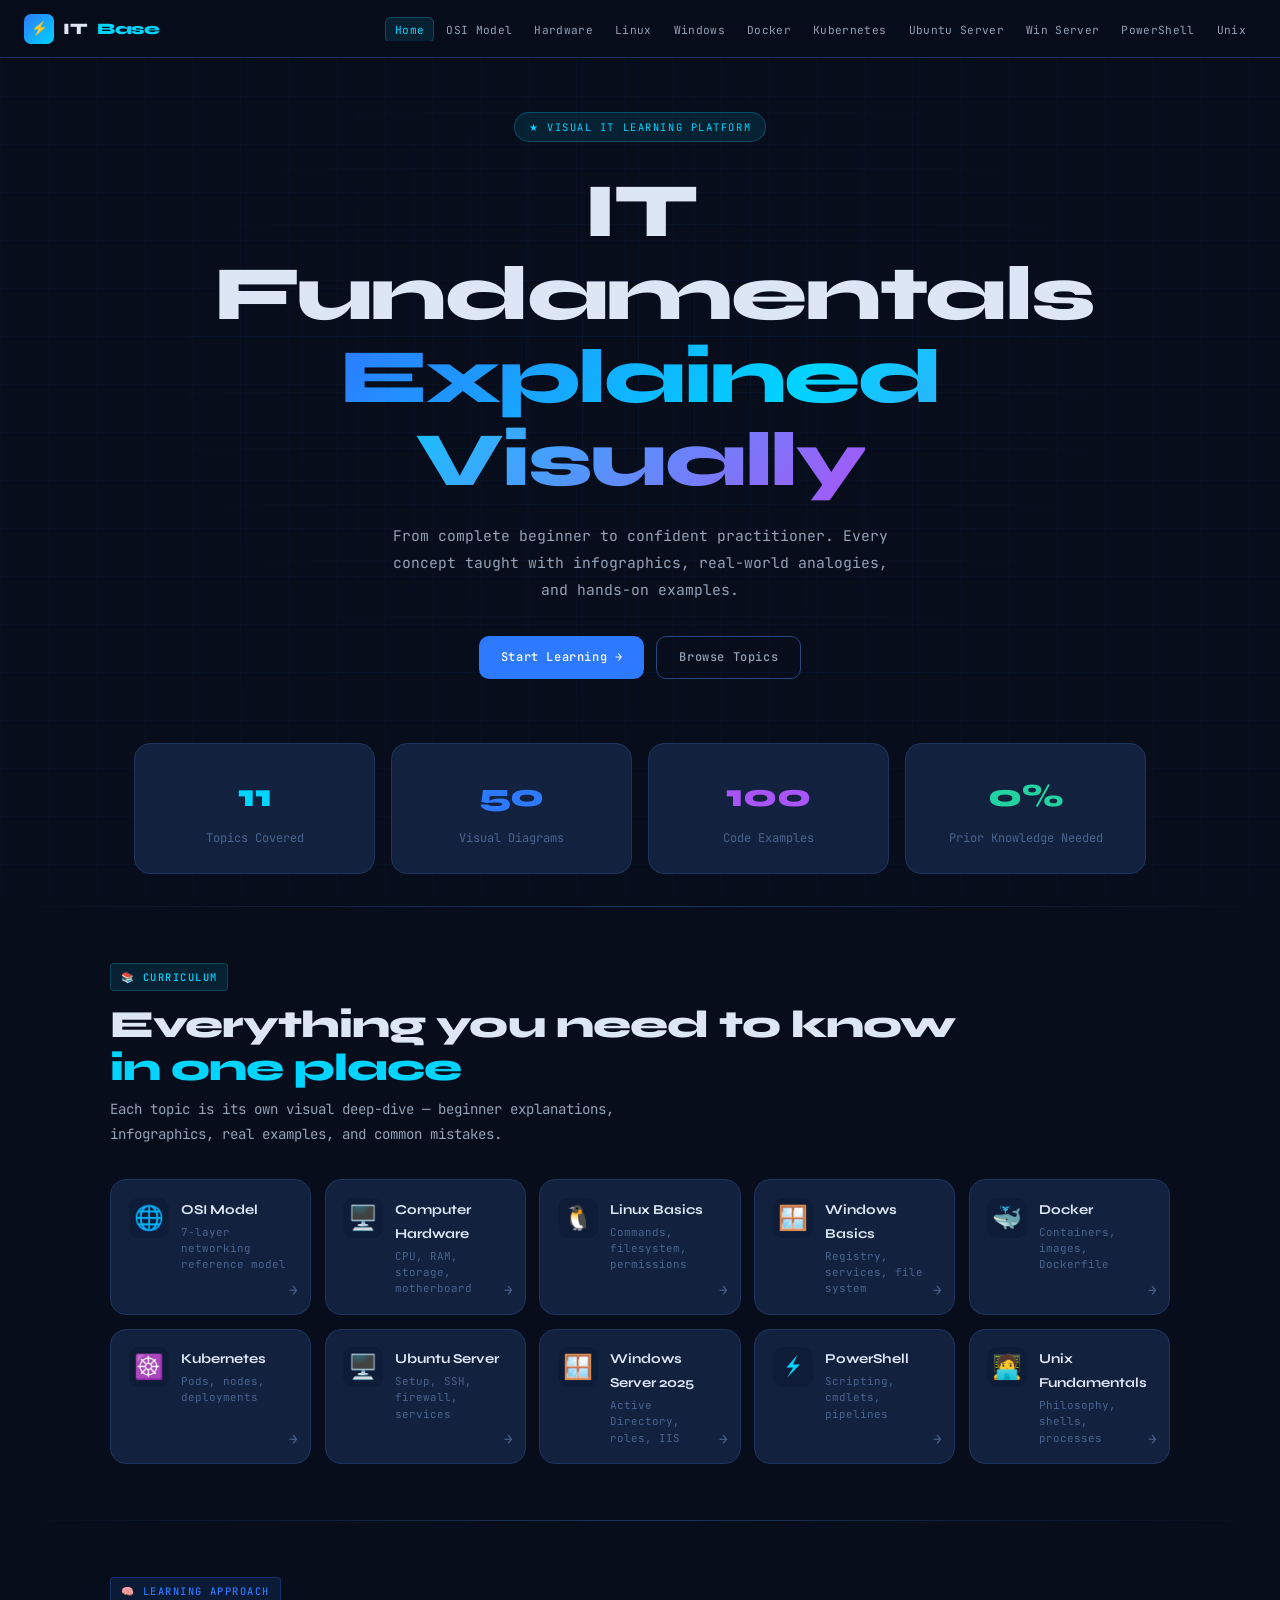
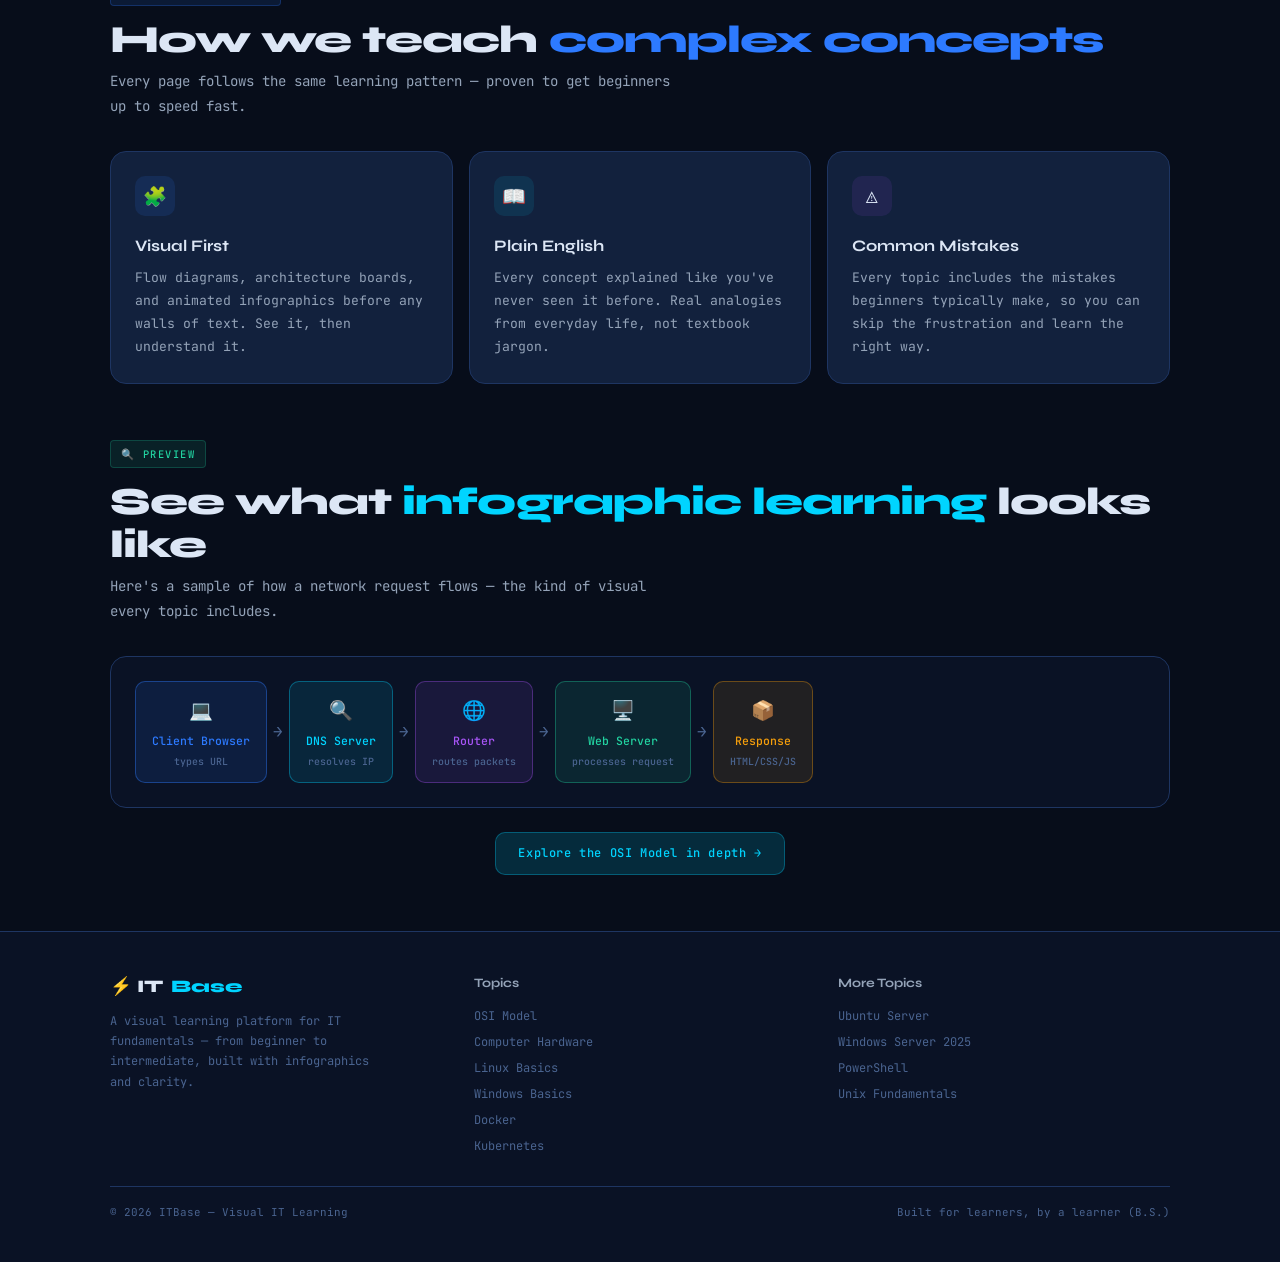
<file: index.html>
<!DOCTYPE html>
<html lang="en">
<head>
  <meta charset="UTF-8" />
  <meta name="viewport" content="width=device-width, initial-scale=1.0" />
  <title>ITBase — Visual IT Learning Platform</title>
  <meta name="description" content="Learn IT fundamentals visually — OSI Model, Linux, Docker, Kubernetes and more." />
  <link rel="stylesheet" href="styles/main.css" />
</head>
<body>

<!-- ── NAV (loaded by JS) ── -->
<div id="navbar-placeholder"></div>

<main>

  <!-- ══════════ HERO ══════════ -->
  <section class="hero">
    <div class="hero-grid"></div>
    <div class="hero-badge">★ VISUAL IT LEARNING PLATFORM</div>
    <h1>IT Fundamentals<br><span class="grad">Explained Visually</span></h1>
    <p class="subtitle">From complete beginner to confident practitioner. Every concept taught with infographics, real-world analogies, and hands-on examples.</p>
    <div class="hero-btns">
      <a href="osi-model.html" class="btn btn-primary">Start Learning →</a>
      <a href="#topics" class="btn btn-ghost">Browse Topics</a>
    </div>
  </section>

  <!-- ══════════ STATS ══════════ -->
  <section class="section-sm" style="padding-top:0;">
    <div class="container">
      <div class="grid-4 reveal">
        <div class="card" style="text-align:center;">
          <div style="font-family:var(--f-head);font-size:2rem;font-weight:800;color:var(--cyan);" data-count="11">0</div>
          <div class="text-dim" style="font-size:0.75rem;margin-top:4px;">Topics Covered</div>
        </div>
        <div class="card" style="text-align:center;" >
          <div style="font-family:var(--f-head);font-size:2rem;font-weight:800;color:var(--blue);" data-count="50">0</div>
          <div class="text-dim" style="font-size:0.75rem;margin-top:4px;">Visual Diagrams</div>
        </div>
        <div class="card" style="text-align:center;">
          <div style="font-family:var(--f-head);font-size:2rem;font-weight:800;color:var(--purple);" data-count="100">0</div>
          <div class="text-dim" style="font-size:0.75rem;margin-top:4px;">Code Examples</div>
        </div>
        <div class="card" style="text-align:center;">
          <div style="font-family:var(--f-head);font-size:2rem;font-weight:800;color:var(--green);">0%</div>
          <div class="text-dim" style="font-size:0.75rem;margin-top:4px;">Prior Knowledge Needed</div>
        </div>
      </div>
    </div>
  </section>

  <div class="divider"></div>

  <!-- ══════════ ALL TOPICS ══════════ -->
  <section class="section" id="topics">
    <div class="section-inner">
      <div class="reveal">
        <div class="sec-label sec-label-cyan">📚 CURRICULUM</div>
        <h2 class="sec-title">Everything you need to know<br><span class="accent-cyan">in one place</span></h2>
        <p class="sec-sub">Each topic is its own visual deep-dive — beginner explanations, infographics, real examples, and common mistakes.</p>
      </div>
      <div class="topic-grid">
        <a class="topic-link reveal reveal-delay-1" href="osi-model.html">
          <div class="tl-icon">🌐</div>
          <div class="tl-text">
            <div class="tl-title">OSI Model</div>
            <div class="tl-sub">7-layer networking reference model</div>
          </div>
        </a>
        <a class="topic-link reveal reveal-delay-2" href="computer-components.html">
          <div class="tl-icon">🖥️</div>
          <div class="tl-text">
            <div class="tl-title">Computer Hardware</div>
            <div class="tl-sub">CPU, RAM, storage, motherboard</div>
          </div>
        </a>
        <a class="topic-link reveal reveal-delay-3" href="linux-basics.html">
          <div class="tl-icon">🐧</div>
          <div class="tl-text">
            <div class="tl-title">Linux Basics</div>
            <div class="tl-sub">Commands, filesystem, permissions</div>
          </div>
        </a>
        <a class="topic-link reveal" href="windows-basics.html">
          <div class="tl-icon">🪟</div>
          <div class="tl-text">
            <div class="tl-title">Windows Basics</div>
            <div class="tl-sub">Registry, services, file system</div>
          </div>
        </a>
        <a class="topic-link reveal reveal-delay-1" href="docker.html">
          <div class="tl-icon">🐳</div>
          <div class="tl-text">
            <div class="tl-title">Docker</div>
            <div class="tl-sub">Containers, images, Dockerfile</div>
          </div>
        </a>
        <a class="topic-link reveal reveal-delay-2" href="kubernetes.html">
          <div class="tl-icon">☸️</div>
          <div class="tl-text">
            <div class="tl-title">Kubernetes</div>
            <div class="tl-sub">Pods, nodes, deployments</div>
          </div>
        </a>
        <a class="topic-link reveal reveal-delay-3" href="ubuntu-server.html">
          <div class="tl-icon">🖥️</div>
          <div class="tl-text">
            <div class="tl-title">Ubuntu Server</div>
            <div class="tl-sub">Setup, SSH, firewall, services</div>
          </div>
        </a>
        <a class="topic-link reveal" href="windows-server.html">
          <div class="tl-icon">🪟</div>
          <div class="tl-text">
            <div class="tl-title">Windows Server 2025</div>
            <div class="tl-sub">Active Directory, roles, IIS</div>
          </div>
        </a>
        <a class="topic-link reveal reveal-delay-1" href="powershell.html">
          <div class="tl-icon">⚡</div>
          <div class="tl-text">
            <div class="tl-title">PowerShell</div>
            <div class="tl-sub">Scripting, cmdlets, pipelines</div>
          </div>
        </a>
        <a class="topic-link reveal reveal-delay-2" href="unix.html">
          <div class="tl-icon">🧑‍💻</div>
          <div class="tl-text">
            <div class="tl-title">Unix Fundamentals</div>
            <div class="tl-sub">Philosophy, shells, processes</div>
          </div>
        </a>
      </div>
    </div>
  </section>

  <div class="divider"></div>

  <!-- ══════════ HOW THIS WORKS ══════════ -->
  <section class="section">
    <div class="section-inner">
      <div class="reveal">
        <div class="sec-label sec-label-blue">🧠 LEARNING APPROACH</div>
        <h2 class="sec-title">How we teach <span class="accent-blue">complex concepts</span></h2>
        <p class="sec-sub">Every page follows the same learning pattern — proven to get beginners up to speed fast.</p>
      </div>
      <div class="grid-3 mt-3">
        <div class="card card-glow card-blue reveal reveal-delay-1">
          <div class="card-icon icon-blue">🧩</div>
          <div class="card-title">Visual First</div>
          <div class="card-body">Flow diagrams, architecture boards, and animated infographics before any walls of text. See it, then understand it.</div>
        </div>
        <div class="card card-glow card-cyan reveal reveal-delay-2">
          <div class="card-icon icon-cyan">📖</div>
          <div class="card-title">Plain English</div>
          <div class="card-body">Every concept explained like you've never seen it before. Real analogies from everyday life, not textbook jargon.</div>
        </div>
        <div class="card card-glow card-purple reveal reveal-delay-3">
          <div class="card-icon icon-purple">⚠️</div>
          <div class="card-title">Common Mistakes</div>
          <div class="card-body">Every topic includes the mistakes beginners typically make, so you can skip the frustration and learn the right way.</div>
        </div>
      </div>
    </div>
  </section>

  <!-- ══════════ QUICK NETWORK FLOW PREVIEW ══════════ -->
  <section class="section" style="padding-top:0;">
    <div class="section-inner">
      <div class="reveal">
        <div class="sec-label sec-label-green">🔍 PREVIEW</div>
        <h2 class="sec-title">See what <span class="accent-cyan">infographic learning</span> looks like</h2>
        <p class="sec-sub">Here's a sample of how a network request flows — the kind of visual every topic includes.</p>
      </div>
      <div class="flow-diagram reveal mt-3">
        <div class="flow-node fn-blue">
          <div class="node-icon">💻</div>
          <div class="node-label">Client Browser</div>
          <div class="node-sub">types URL</div>
        </div>
        <div class="flow-arrow"></div>
        <div class="flow-node fn-cyan">
          <div class="node-icon">🔍</div>
          <div class="node-label">DNS Server</div>
          <div class="node-sub">resolves IP</div>
        </div>
        <div class="flow-arrow"></div>
        <div class="flow-node fn-purple">
          <div class="node-icon">🌐</div>
          <div class="node-label">Router</div>
          <div class="node-sub">routes packets</div>
        </div>
        <div class="flow-arrow"></div>
        <div class="flow-node fn-green">
          <div class="node-icon">🖥️</div>
          <div class="node-label">Web Server</div>
          <div class="node-sub">processes request</div>
        </div>
        <div class="flow-arrow"></div>
        <div class="flow-node fn-amber">
          <div class="node-icon">📦</div>
          <div class="node-label">Response</div>
          <div class="node-sub">HTML/CSS/JS</div>
        </div>
      </div>
      <div class="text-center mt-2">
        <a href="osi-model.html" class="btn btn-cyan">Explore the OSI Model in depth →</a>
      </div>
    </div>
  </section>

</main>

<div id="footer-placeholder"></div>
<script src="scripts/main.js"></script>
</body>
</html>
</file>
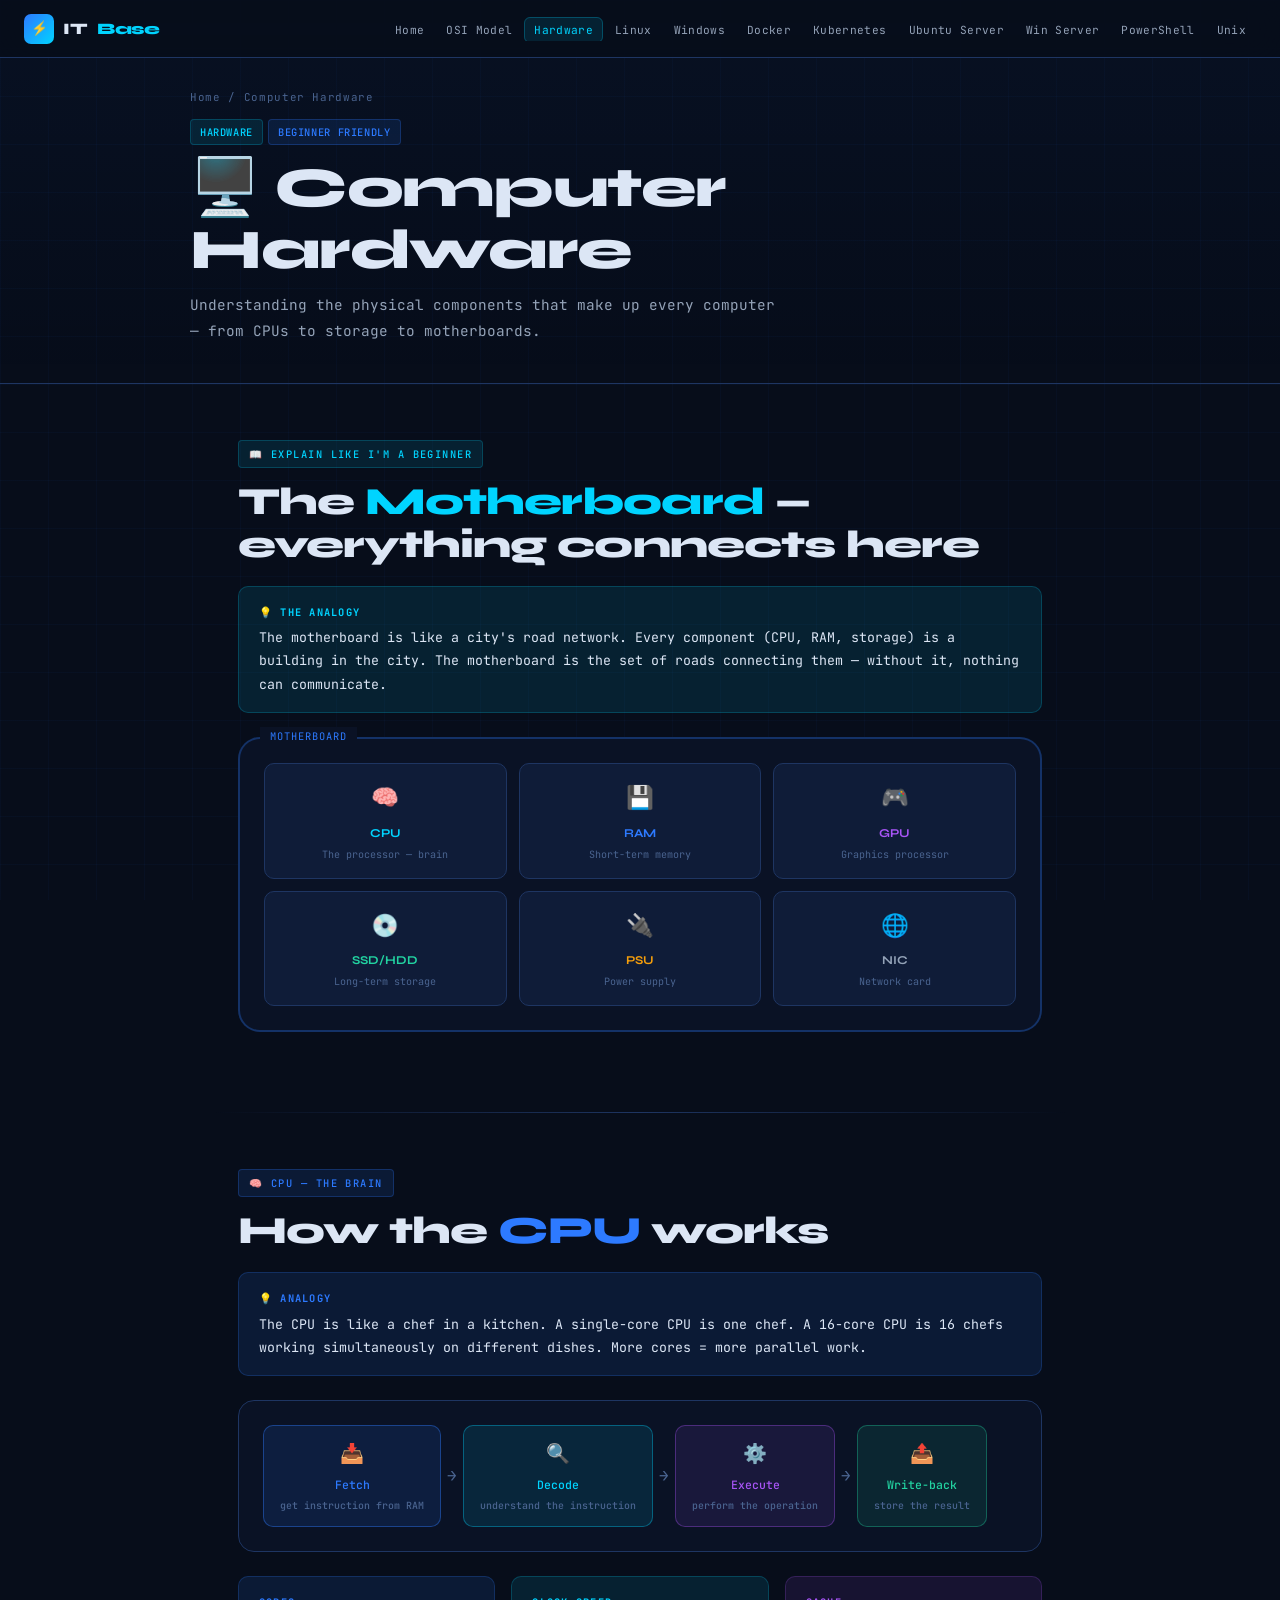
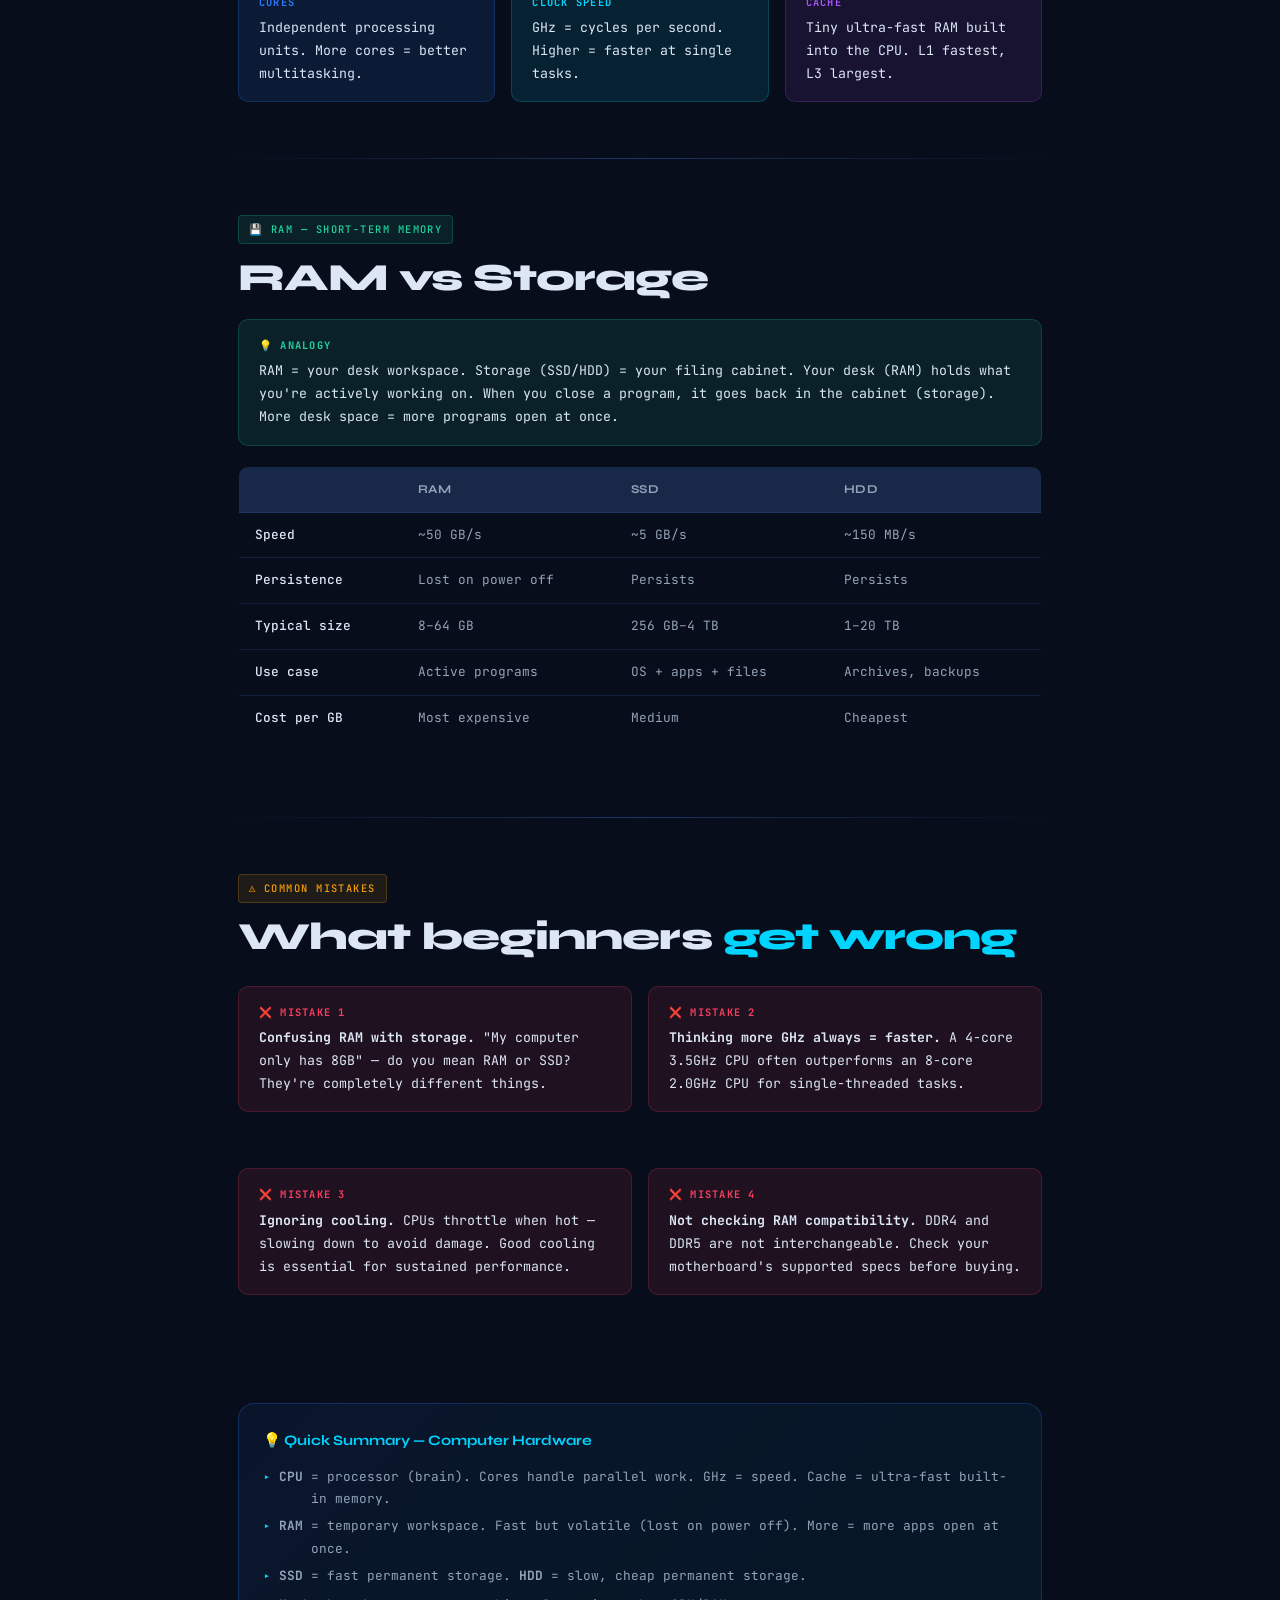
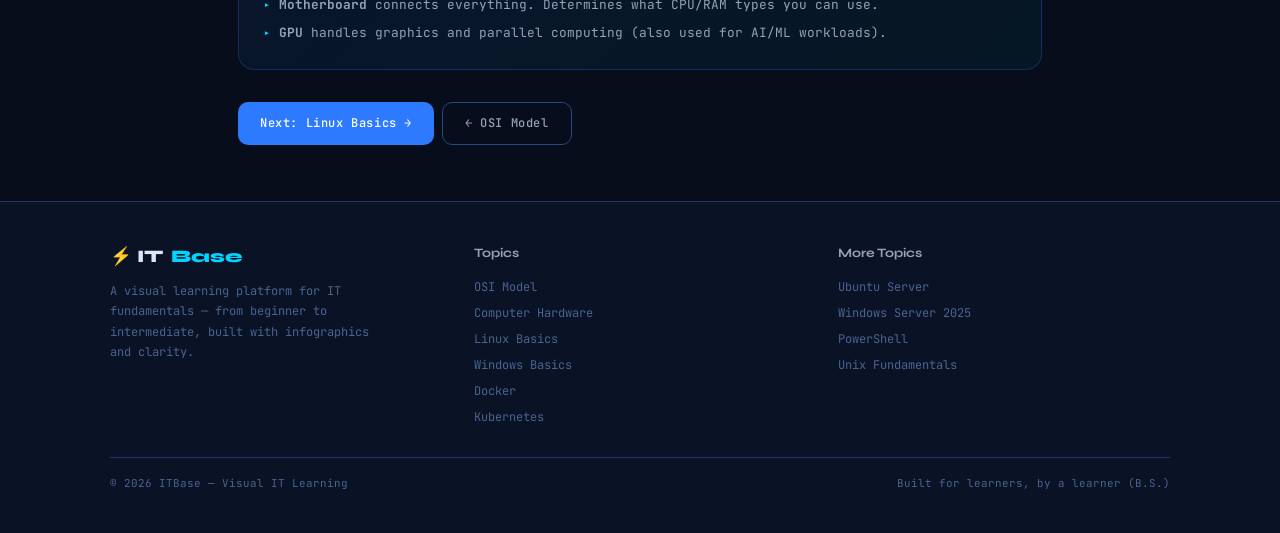
<file: computer-components.html>
<!DOCTYPE html>
<html lang="en">
<head>
  <meta charset="UTF-8" />
  <meta name="viewport" content="width=device-width, initial-scale=1.0" />
  <title>Computer Hardware — ITBase</title>
  <link rel="stylesheet" href="styles/main.css" />
</head>
<body>
<div id="navbar-placeholder"></div>
<main>

  <header class="page-hero">
    <div class="page-hero-inner">
      <div class="breadcrumb"><a href="index.html">Home</a> / Computer Hardware</div>
      <div class="tags"><span class="tag tag-cyan">HARDWARE</span><span class="tag tag-blue">BEGINNER FRIENDLY</span></div>
      <h1>🖥️ Computer Hardware</h1>
      <p>Understanding the physical components that make up every computer — from CPUs to storage to motherboards.</p>
    </div>
  </header>

  <div class="section-inner" style="max-width:900px;margin:0 auto;padding:0 1.5rem;">

    <section class="section">
      <div class="sec-label sec-label-cyan">📖 EXPLAIN LIKE I'M A BEGINNER</div>
      <h2 class="sec-title">The <span class="accent-cyan">Motherboard</span> — everything connects here</h2>

      <div class="info-box ib-cyan reveal">
        <span class="ib-label">💡 THE ANALOGY</span>
        The motherboard is like a city's road network. Every component (CPU, RAM, storage) is a building in the city. The motherboard is the set of roads connecting them — without it, nothing can communicate.
      </div>

      <!-- ── MOTHERBOARD DIAGRAM ── -->
      <div class="motherboard reveal">
        <div class="motherboard-label">MOTHERBOARD</div>
        <div class="mb-grid">
          <div class="mb-component">
            <div class="mb-icon">🧠</div>
            <div class="mb-name" style="color:var(--cyan);">CPU</div>
            <div class="mb-spec">The processor — brain</div>
          </div>
          <div class="mb-component">
            <div class="mb-icon">💾</div>
            <div class="mb-name" style="color:var(--blue);">RAM</div>
            <div class="mb-spec">Short-term memory</div>
          </div>
          <div class="mb-component">
            <div class="mb-icon">🎮</div>
            <div class="mb-name" style="color:var(--purple);">GPU</div>
            <div class="mb-spec">Graphics processor</div>
          </div>
          <div class="mb-component">
            <div class="mb-icon">💿</div>
            <div class="mb-name" style="color:var(--green);">SSD/HDD</div>
            <div class="mb-spec">Long-term storage</div>
          </div>
          <div class="mb-component">
            <div class="mb-icon">🔌</div>
            <div class="mb-name" style="color:var(--amber);">PSU</div>
            <div class="mb-spec">Power supply</div>
          </div>
          <div class="mb-component">
            <div class="mb-icon">🌐</div>
            <div class="mb-name" style="color:var(--text2);">NIC</div>
            <div class="mb-spec">Network card</div>
          </div>
        </div>
      </div>
    </section>

    <div class="divider"></div>

    <section class="section">
      <div class="sec-label sec-label-blue">🧠 CPU — THE BRAIN</div>
      <h2 class="sec-title">How the <span class="accent-blue">CPU</span> works</h2>

      <div class="info-box ib-blue reveal">
        <span class="ib-label">💡 ANALOGY</span>
        The CPU is like a chef in a kitchen. A single-core CPU is one chef. A 16-core CPU is 16 chefs working simultaneously on different dishes. More cores = more parallel work.
      </div>

      <div class="flow-diagram reveal">
        <div class="flow-node fn-blue">
          <div class="node-icon">📥</div>
          <div class="node-label">Fetch</div>
          <div class="node-sub">get instruction from RAM</div>
        </div>
        <div class="flow-arrow"></div>
        <div class="flow-node fn-cyan">
          <div class="node-icon">🔍</div>
          <div class="node-label">Decode</div>
          <div class="node-sub">understand the instruction</div>
        </div>
        <div class="flow-arrow"></div>
        <div class="flow-node fn-purple">
          <div class="node-icon">⚙️</div>
          <div class="node-label">Execute</div>
          <div class="node-sub">perform the operation</div>
        </div>
        <div class="flow-arrow"></div>
        <div class="flow-node fn-green">
          <div class="node-icon">📤</div>
          <div class="node-label">Write-back</div>
          <div class="node-sub">store the result</div>
        </div>
      </div>

      <div class="grid-3 reveal mt-2">
        <div class="info-box ib-blue" style="margin:0;"><span class="ib-label">CORES</span>Independent processing units. More cores = better multitasking.</div>
        <div class="info-box ib-cyan" style="margin:0;"><span class="ib-label">CLOCK SPEED</span>GHz = cycles per second. Higher = faster at single tasks.</div>
        <div class="info-box ib-purple" style="margin:0;"><span class="ib-label">CACHE</span>Tiny ultra-fast RAM built into the CPU. L1 fastest, L3 largest.</div>
      </div>
    </section>

    <div class="divider"></div>

    <section class="section">
      <div class="sec-label sec-label-green">💾 RAM — SHORT-TERM MEMORY</div>
      <h2 class="sec-title">RAM vs <span class="accent-green">Storage</span></h2>

      <div class="info-box ib-green reveal">
        <span class="ib-label">💡 ANALOGY</span>
        RAM = your desk workspace. Storage (SSD/HDD) = your filing cabinet. Your desk (RAM) holds what you're actively working on. When you close a program, it goes back in the cabinet (storage). More desk space = more programs open at once.
      </div>

      <table class="compare-table reveal">
        <thead><tr><th></th><th>RAM</th><th>SSD</th><th>HDD</th></tr></thead>
        <tbody>
          <tr><td>Speed</td><td class="text-green">~50 GB/s</td><td class="text-cyan">~5 GB/s</td><td class="text-amber">~150 MB/s</td></tr>
          <tr><td>Persistence</td><td class="text-red">Lost on power off</td><td class="text-green">Persists</td><td class="text-green">Persists</td></tr>
          <tr><td>Typical size</td><td>8–64 GB</td><td>256 GB–4 TB</td><td>1–20 TB</td></tr>
          <tr><td>Use case</td><td>Active programs</td><td>OS + apps + files</td><td>Archives, backups</td></tr>
          <tr><td>Cost per GB</td><td class="text-red">Most expensive</td><td class="text-amber">Medium</td><td class="text-green">Cheapest</td></tr>
        </tbody>
      </table>
    </section>

    <div class="divider"></div>

    <section class="section">
      <div class="sec-label sec-label-amber">⚠️ COMMON MISTAKES</div>
      <h2 class="sec-title">What beginners <span class="accent-cyan">get wrong</span></h2>
      <div class="grid-2 reveal">
        <div class="info-box ib-red"><span class="ib-label">❌ MISTAKE 1</span><strong>Confusing RAM with storage.</strong> "My computer only has 8GB" — do you mean RAM or SSD? They're completely different things.</div>
        <div class="info-box ib-red"><span class="ib-label">❌ MISTAKE 2</span><strong>Thinking more GHz always = faster.</strong> A 4-core 3.5GHz CPU often outperforms an 8-core 2.0GHz CPU for single-threaded tasks.</div>
        <div class="info-box ib-red"><span class="ib-label">❌ MISTAKE 3</span><strong>Ignoring cooling.</strong> CPUs throttle when hot — slowing down to avoid damage. Good cooling is essential for sustained performance.</div>
        <div class="info-box ib-red"><span class="ib-label">❌ MISTAKE 4</span><strong>Not checking RAM compatibility.</strong> DDR4 and DDR5 are not interchangeable. Check your motherboard's supported specs before buying.</div>
      </div>
    </section>

    <section class="section" style="padding-top:0;">
      <div class="summary-box reveal">
        <div class="summary-title">💡 Quick Summary — Computer Hardware</div>
        <div class="summary-points">
          <div class="summary-point"><strong>CPU</strong> = processor (brain). Cores handle parallel work. GHz = speed. Cache = ultra-fast built-in memory.</div>
          <div class="summary-point"><strong>RAM</strong> = temporary workspace. Fast but volatile (lost on power off). More = more apps open at once.</div>
          <div class="summary-point"><strong>SSD</strong> = fast permanent storage. <strong>HDD</strong> = slow, cheap permanent storage.</div>
          <div class="summary-point"><strong>Motherboard</strong> connects everything. Determines what CPU/RAM types you can use.</div>
          <div class="summary-point"><strong>GPU</strong> handles graphics and parallel computing (also used for AI/ML workloads).</div>
        </div>
      </div>
      <div class="flex gap-sm mt-2 reveal">
        <a href="linux-basics.html" class="btn btn-primary">Next: Linux Basics →</a>
        <a href="osi-model.html" class="btn btn-ghost">← OSI Model</a>
      </div>
    </section>

  </div>
</main>
<div id="footer-placeholder"></div>
<script src="scripts/main.js"></script>
</body>
</html>
</file>
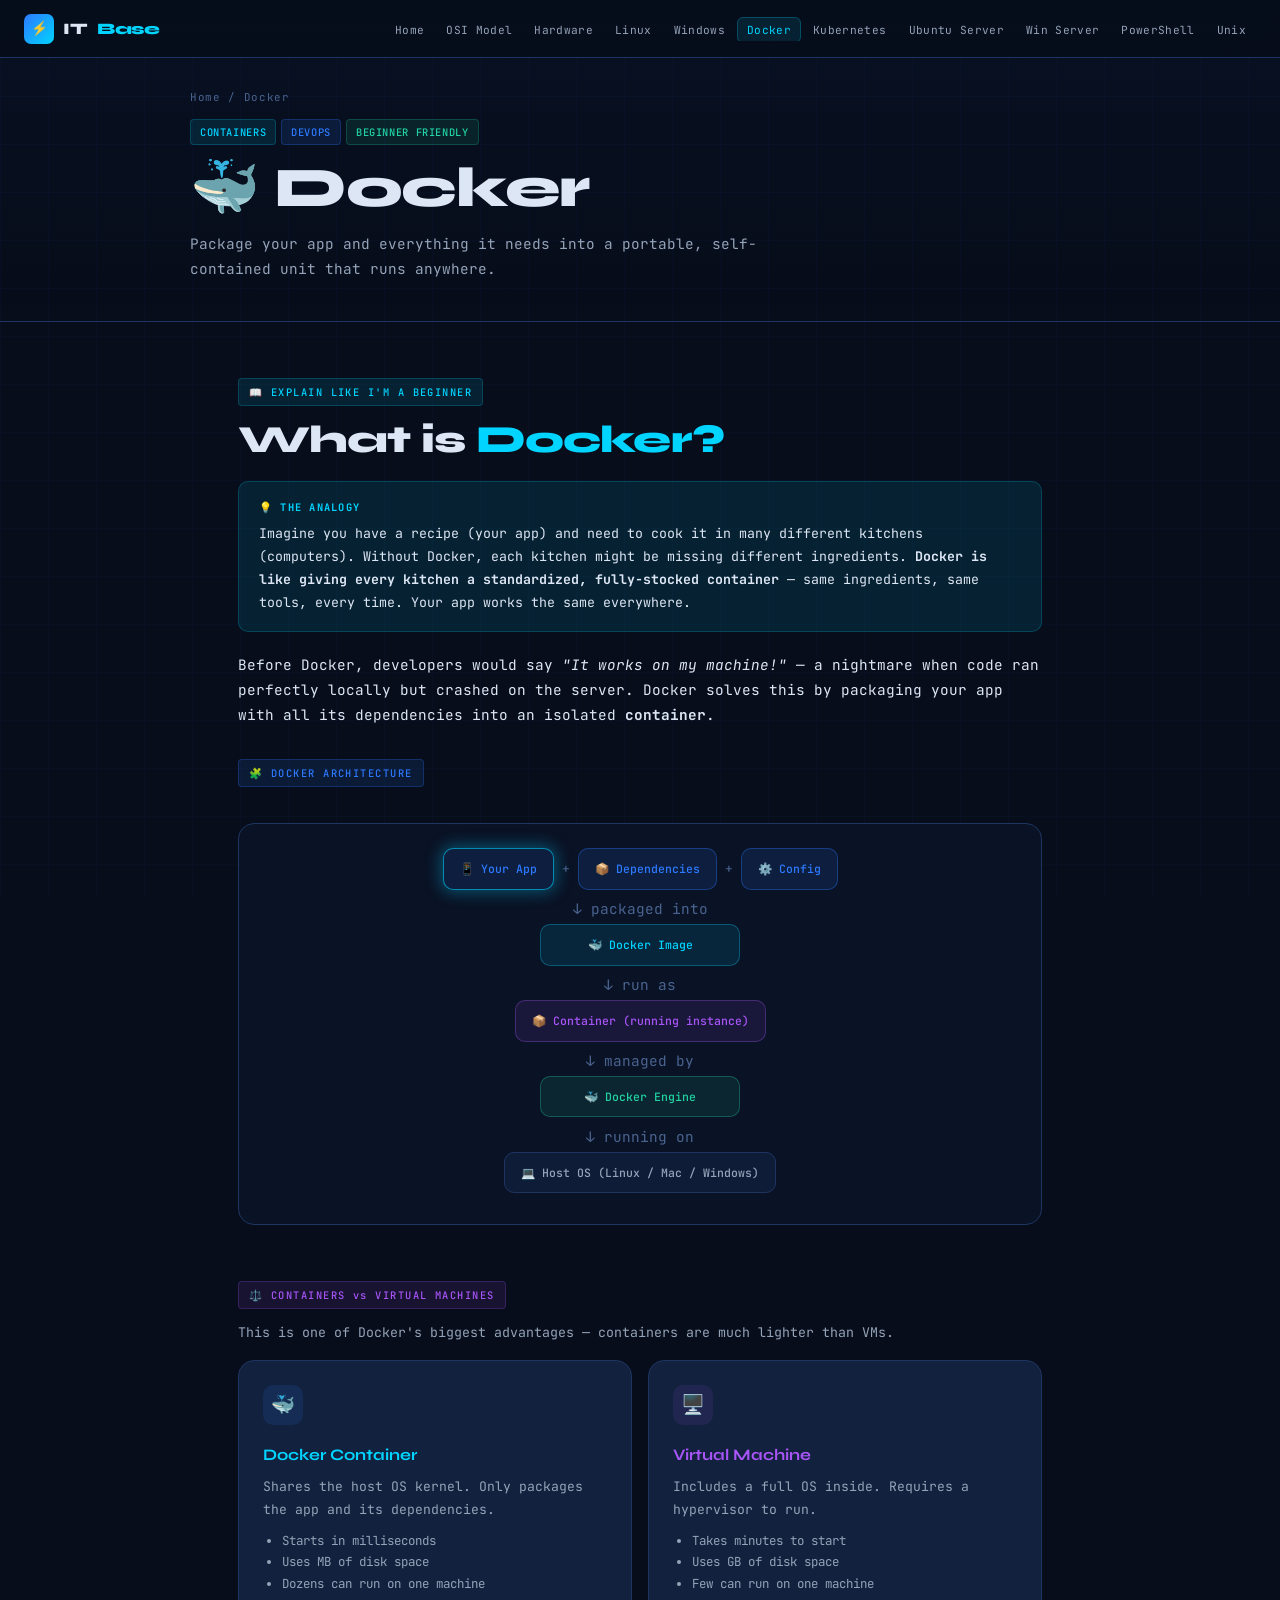
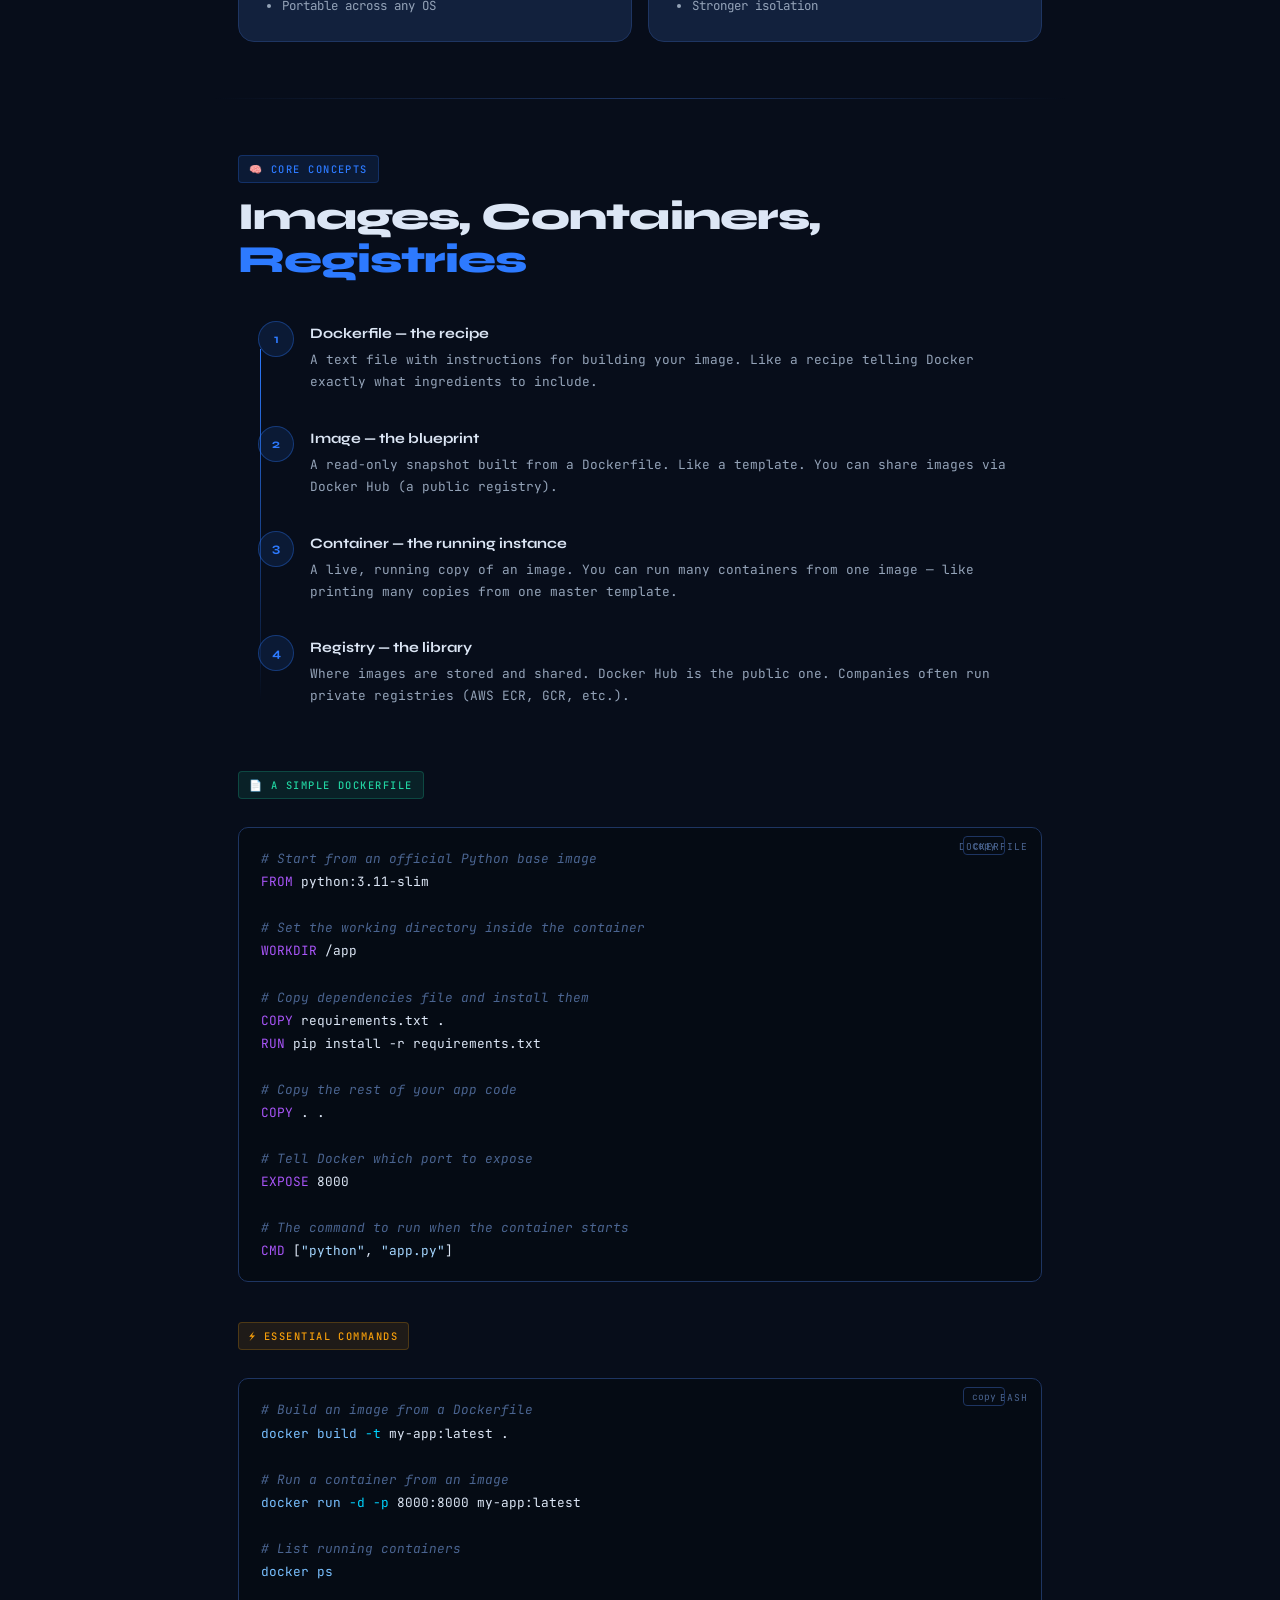
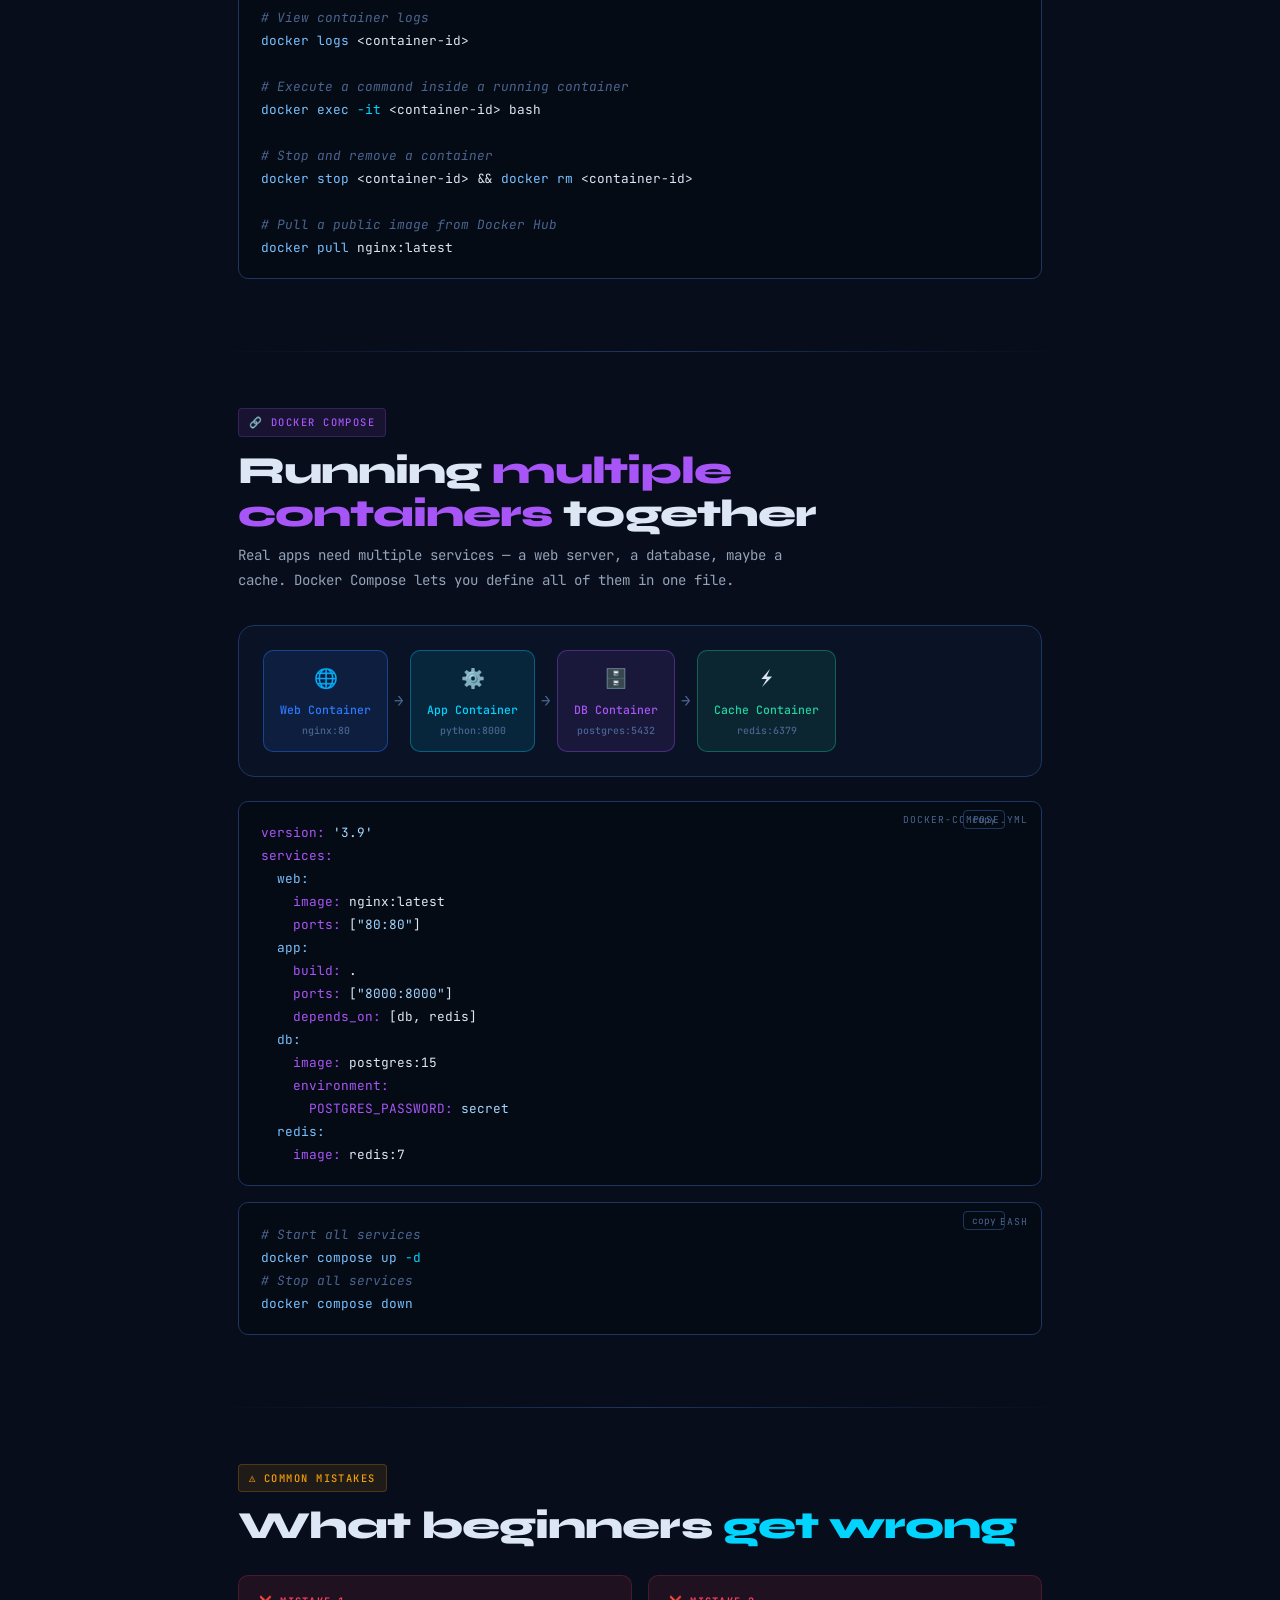
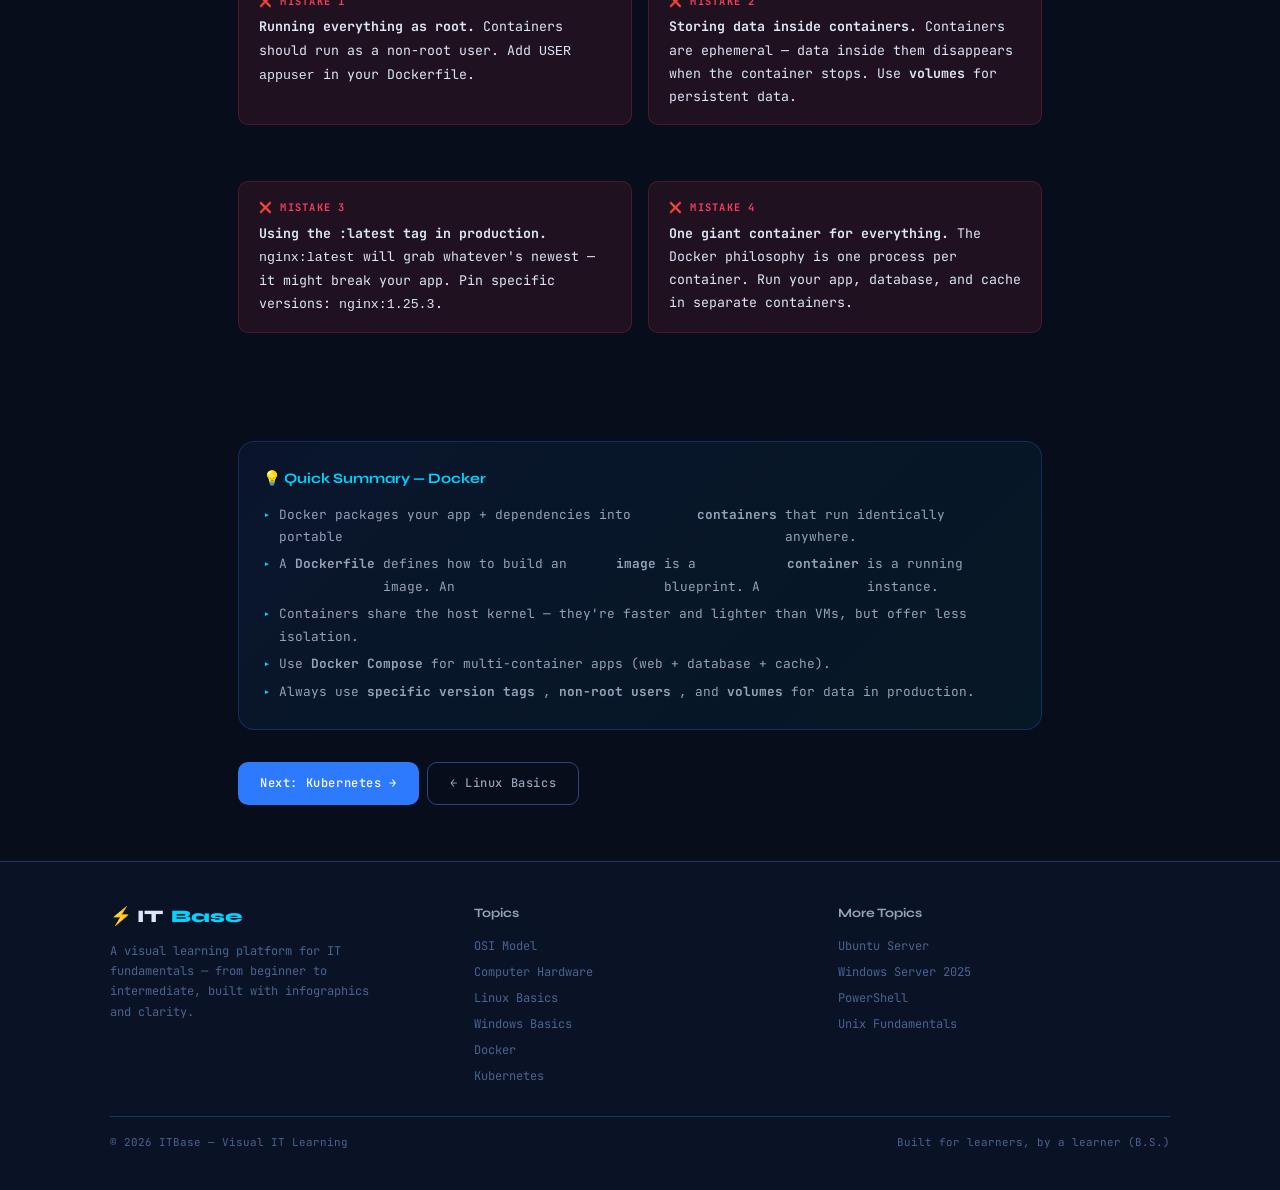
<file: docker.html>
<!DOCTYPE html>
<html lang="en">
<head>
  <meta charset="UTF-8" />
  <meta name="viewport" content="width=device-width, initial-scale=1.0" />
  <title>Docker — ITBase</title>
  <link rel="stylesheet" href="styles/main.css" />
</head>
<body>
<div id="navbar-placeholder"></div>
<main>

  <header class="page-hero">
    <div class="page-hero-inner">
      <div class="breadcrumb"><a href="index.html">Home</a> / Docker</div>
      <div class="tags"><span class="tag tag-cyan">CONTAINERS</span><span class="tag tag-blue">DEVOPS</span><span class="tag tag-green">BEGINNER FRIENDLY</span></div>
      <h1>🐳 Docker</h1>
      <p>Package your app and everything it needs into a portable, self-contained unit that runs anywhere.</p>
    </div>
  </header>

  <div class="section-inner" style="max-width:900px;margin:0 auto;padding:0 1.5rem;">

    <!-- ── BEGINNER EXPLANATION ── -->
    <section class="section">
      <div class="sec-label sec-label-cyan">📖 EXPLAIN LIKE I'M A BEGINNER</div>
      <h2 class="sec-title">What is <span class="accent-cyan">Docker?</span></h2>

      <div class="info-box ib-cyan reveal">
        <span class="ib-label">💡 THE ANALOGY</span>
        Imagine you have a recipe (your app) and need to cook it in many different kitchens (computers). Without Docker, each kitchen might be missing different ingredients. <strong>Docker is like giving every kitchen a standardized, fully-stocked container</strong> — same ingredients, same tools, every time. Your app works the same everywhere.
      </div>

      <p class="reveal mt-2">Before Docker, developers would say <em>"It works on my machine!"</em> — a nightmare when code ran perfectly locally but crashed on the server. Docker solves this by packaging your app with all its dependencies into an isolated <strong>container</strong>.</p>

      <!-- ── MAIN ARCHITECTURE DIAGRAM ── -->
      <div class="sec-label sec-label-blue mt-4 reveal">🧩 DOCKER ARCHITECTURE</div>

      <div class="arch-diagram reveal">
        <div class="arch-row">
          <div class="arch-node an-blue">📱 Your App</div>
          <div class="arch-arrow">+</div>
          <div class="arch-node an-blue">📦 Dependencies</div>
          <div class="arch-arrow">+</div>
          <div class="arch-node an-blue">⚙️ Config</div>
        </div>
        <div class="arch-arrow-down">↓ packaged into</div>
        <div class="arch-row">
          <div class="arch-node an-cyan" style="min-width:200px;">🐳 Docker Image</div>
        </div>
        <div class="arch-arrow-down">↓ run as</div>
        <div class="arch-row">
          <div class="arch-node an-purple" style="min-width:200px;">📦 Container (running instance)</div>
        </div>
        <div class="arch-arrow-down">↓ managed by</div>
        <div class="arch-row">
          <div class="arch-node an-green" style="min-width:200px;">🐳 Docker Engine</div>
        </div>
        <div class="arch-arrow-down">↓ running on</div>
        <div class="arch-row">
          <div class="arch-node an-gray" style="min-width:200px;">💻 Host OS (Linux / Mac / Windows)</div>
        </div>
      </div>

      <!-- ── VM vs CONTAINER ── -->
      <div class="sec-label sec-label-purple mt-4 reveal">⚖️ CONTAINERS vs VIRTUAL MACHINES</div>
      <p class="reveal" style="font-size:0.83rem;color:var(--text2);margin-bottom:1rem;">This is one of Docker's biggest advantages — containers are much lighter than VMs.</p>

      <div class="grid-2 reveal">
        <div class="card card-glow card-blue">
          <div class="card-icon icon-blue">🐳</div>
          <div class="card-title text-cyan">Docker Container</div>
          <div class="card-body">
            <p>Shares the host OS kernel. Only packages the app and its dependencies.</p>
            <ul style="margin-top:0.5rem;list-style:disc;padding-left:1.2rem;font-size:0.78rem;color:var(--text2);">
              <li>Starts in milliseconds</li>
              <li>Uses MB of disk space</li>
              <li>Dozens can run on one machine</li>
              <li>Portable across any OS</li>
            </ul>
          </div>
        </div>
        <div class="card card-glow card-purple">
          <div class="card-icon icon-purple">🖥️</div>
          <div class="card-title text-purple">Virtual Machine</div>
          <div class="card-body">
            <p>Includes a full OS inside. Requires a hypervisor to run.</p>
            <ul style="margin-top:0.5rem;list-style:disc;padding-left:1.2rem;font-size:0.78rem;color:var(--text2);">
              <li>Takes minutes to start</li>
              <li>Uses GB of disk space</li>
              <li>Few can run on one machine</li>
              <li>Stronger isolation</li>
            </ul>
          </div>
        </div>
      </div>
    </section>

    <div class="divider"></div>

    <!-- ── CORE CONCEPTS ── -->
    <section class="section">
      <div class="sec-label sec-label-blue">🧠 CORE CONCEPTS</div>
      <h2 class="sec-title">Images, Containers, <span class="accent-blue">Registries</span></h2>

      <div class="steps reveal">
        <div class="step">
          <div class="step-num">1</div>
          <div class="step-content">
            <div class="step-title">Dockerfile — the recipe</div>
            <div class="step-body">A text file with instructions for building your image. Like a recipe telling Docker exactly what ingredients to include.</div>
          </div>
        </div>
        <div class="step">
          <div class="step-num">2</div>
          <div class="step-content">
            <div class="step-title">Image — the blueprint</div>
            <div class="step-body">A read-only snapshot built from a Dockerfile. Like a template. You can share images via Docker Hub (a public registry).</div>
          </div>
        </div>
        <div class="step">
          <div class="step-num">3</div>
          <div class="step-content">
            <div class="step-title">Container — the running instance</div>
            <div class="step-body">A live, running copy of an image. You can run many containers from one image — like printing many copies from one master template.</div>
          </div>
        </div>
        <div class="step">
          <div class="step-num">4</div>
          <div class="step-content">
            <div class="step-title">Registry — the library</div>
            <div class="step-body">Where images are stored and shared. Docker Hub is the public one. Companies often run private registries (AWS ECR, GCR, etc.).</div>
          </div>
        </div>
      </div>

      <!-- ── DOCKERFILE EXAMPLE ── -->
      <div class="sec-label sec-label-green mt-3 reveal">📄 A SIMPLE DOCKERFILE</div>
      <div class="code-block reveal">
        <div class="code-lang">DOCKERFILE</div>
        <span class="c-cmt"># Start from an official Python base image</span><br>
        <span class="c-kw">FROM</span> python:3.11-slim<br>
        <br>
        <span class="c-cmt"># Set the working directory inside the container</span><br>
        <span class="c-kw">WORKDIR</span> /app<br>
        <br>
        <span class="c-cmt"># Copy dependencies file and install them</span><br>
        <span class="c-kw">COPY</span> requirements.txt .<br>
        <span class="c-kw">RUN</span> pip install -r requirements.txt<br>
        <br>
        <span class="c-cmt"># Copy the rest of your app code</span><br>
        <span class="c-kw">COPY</span> . .<br>
        <br>
        <span class="c-cmt"># Tell Docker which port to expose</span><br>
        <span class="c-kw">EXPOSE</span> 8000<br>
        <br>
        <span class="c-cmt"># The command to run when the container starts</span><br>
        <span class="c-kw">CMD</span> [<span class="c-str">"python"</span>, <span class="c-str">"app.py"</span>]
      </div>

      <!-- ── ESSENTIAL COMMANDS ── -->
      <div class="sec-label sec-label-amber mt-3 reveal">⚡ ESSENTIAL COMMANDS</div>
      <div class="code-block reveal">
        <div class="code-lang">BASH</div>
        <span class="c-cmt"># Build an image from a Dockerfile</span><br>
        <span class="c-cmd">docker build</span> <span class="c-flag">-t</span> my-app:latest .<br>
        <br>
        <span class="c-cmt"># Run a container from an image</span><br>
        <span class="c-cmd">docker run</span> <span class="c-flag">-d -p</span> 8000:8000 my-app:latest<br>
        <br>
        <span class="c-cmt"># List running containers</span><br>
        <span class="c-cmd">docker ps</span><br>
        <br>
        <span class="c-cmt"># View container logs</span><br>
        <span class="c-cmd">docker logs</span> &lt;container-id&gt;<br>
        <br>
        <span class="c-cmt"># Execute a command inside a running container</span><br>
        <span class="c-cmd">docker exec</span> <span class="c-flag">-it</span> &lt;container-id&gt; bash<br>
        <br>
        <span class="c-cmt"># Stop and remove a container</span><br>
        <span class="c-cmd">docker stop</span> &lt;container-id&gt; &amp;&amp; <span class="c-cmd">docker rm</span> &lt;container-id&gt;<br>
        <br>
        <span class="c-cmt"># Pull a public image from Docker Hub</span><br>
        <span class="c-cmd">docker pull</span> nginx:latest
      </div>
    </section>

    <div class="divider"></div>

    <!-- ── DOCKER COMPOSE ── -->
    <section class="section">
      <div class="sec-label sec-label-purple">🔗 DOCKER COMPOSE</div>
      <h2 class="sec-title">Running <span class="accent-purple">multiple containers</span> together</h2>
      <p class="sec-sub">Real apps need multiple services — a web server, a database, maybe a cache. Docker Compose lets you define all of them in one file.</p>

      <div class="flow-diagram reveal">
        <div class="flow-node fn-blue">
          <div class="node-icon">🌐</div>
          <div class="node-label">Web Container</div>
          <div class="node-sub">nginx:80</div>
        </div>
        <div class="flow-arrow"></div>
        <div class="flow-node fn-cyan">
          <div class="node-icon">⚙️</div>
          <div class="node-label">App Container</div>
          <div class="node-sub">python:8000</div>
        </div>
        <div class="flow-arrow"></div>
        <div class="flow-node fn-purple">
          <div class="node-icon">🗄️</div>
          <div class="node-label">DB Container</div>
          <div class="node-sub">postgres:5432</div>
        </div>
        <div class="flow-arrow"></div>
        <div class="flow-node fn-green">
          <div class="node-icon">⚡</div>
          <div class="node-label">Cache Container</div>
          <div class="node-sub">redis:6379</div>
        </div>
      </div>

      <div class="code-block reveal">
        <div class="code-lang">DOCKER-COMPOSE.YML</div>
        <span class="c-kw">version:</span> <span class="c-str">'3.9'</span><br>
        <span class="c-kw">services:</span><br>
        &nbsp;&nbsp;<span class="c-cmd">web:</span><br>
        &nbsp;&nbsp;&nbsp;&nbsp;<span class="c-kw">image:</span> nginx:latest<br>
        &nbsp;&nbsp;&nbsp;&nbsp;<span class="c-kw">ports:</span> [<span class="c-str">"80:80"</span>]<br>
        &nbsp;&nbsp;<span class="c-cmd">app:</span><br>
        &nbsp;&nbsp;&nbsp;&nbsp;<span class="c-kw">build:</span> .<br>
        &nbsp;&nbsp;&nbsp;&nbsp;<span class="c-kw">ports:</span> [<span class="c-str">"8000:8000"</span>]<br>
        &nbsp;&nbsp;&nbsp;&nbsp;<span class="c-kw">depends_on:</span> [db, redis]<br>
        &nbsp;&nbsp;<span class="c-cmd">db:</span><br>
        &nbsp;&nbsp;&nbsp;&nbsp;<span class="c-kw">image:</span> postgres:15<br>
        &nbsp;&nbsp;&nbsp;&nbsp;<span class="c-kw">environment:</span><br>
        &nbsp;&nbsp;&nbsp;&nbsp;&nbsp;&nbsp;<span class="c-kw">POSTGRES_PASSWORD:</span> <span class="c-str">secret</span><br>
        &nbsp;&nbsp;<span class="c-cmd">redis:</span><br>
        &nbsp;&nbsp;&nbsp;&nbsp;<span class="c-kw">image:</span> redis:7
      </div>
      <div class="code-block reveal">
        <div class="code-lang">BASH</div>
        <span class="c-cmt"># Start all services</span><br>
        <span class="c-cmd">docker compose up</span> <span class="c-flag">-d</span><br>
        <span class="c-cmt"># Stop all services</span><br>
        <span class="c-cmd">docker compose down</span>
      </div>
    </section>

    <div class="divider"></div>

    <!-- ── COMMON MISTAKES ── -->
    <section class="section">
      <div class="sec-label sec-label-amber">⚠️ COMMON MISTAKES</div>
      <h2 class="sec-title">What beginners <span class="accent-cyan">get wrong</span></h2>
      <div class="grid-2 reveal">
        <div class="info-box ib-red">
          <span class="ib-label">❌ MISTAKE 1</span>
          <strong>Running everything as root.</strong> Containers should run as a non-root user. Add <code>USER appuser</code> in your Dockerfile.
        </div>
        <div class="info-box ib-red">
          <span class="ib-label">❌ MISTAKE 2</span>
          <strong>Storing data inside containers.</strong> Containers are ephemeral — data inside them disappears when the container stops. Use <strong>volumes</strong> for persistent data.
        </div>
        <div class="info-box ib-red">
          <span class="ib-label">❌ MISTAKE 3</span>
          <strong>Using the :latest tag in production.</strong> <code>nginx:latest</code> will grab whatever's newest — it might break your app. Pin specific versions: <code>nginx:1.25.3</code>.
        </div>
        <div class="info-box ib-red">
          <span class="ib-label">❌ MISTAKE 4</span>
          <strong>One giant container for everything.</strong> The Docker philosophy is one process per container. Run your app, database, and cache in separate containers.
        </div>
      </div>
    </section>

    <!-- ── SUMMARY ── -->
    <section class="section" style="padding-top:0;">
      <div class="summary-box reveal">
        <div class="summary-title">💡 Quick Summary — Docker</div>
        <div class="summary-points">
          <div class="summary-point">Docker packages your app + dependencies into portable <strong>containers</strong> that run identically anywhere.</div>
          <div class="summary-point">A <strong>Dockerfile</strong> defines how to build an image. An <strong>image</strong> is a blueprint. A <strong>container</strong> is a running instance.</div>
          <div class="summary-point">Containers share the host kernel — they're faster and lighter than VMs, but offer less isolation.</div>
          <div class="summary-point">Use <strong>Docker Compose</strong> for multi-container apps (web + database + cache).</div>
          <div class="summary-point">Always use <strong>specific version tags</strong>, <strong>non-root users</strong>, and <strong>volumes</strong> for data in production.</div>
        </div>
      </div>
      <div class="flex gap-sm mt-2 reveal">
        <a href="kubernetes.html" class="btn btn-primary">Next: Kubernetes →</a>
        <a href="linux-basics.html" class="btn btn-ghost">← Linux Basics</a>
      </div>
    </section>

  </div>
</main>
<div id="footer-placeholder"></div>
<script src="scripts/main.js"></script>
</body>
</html>
</file>
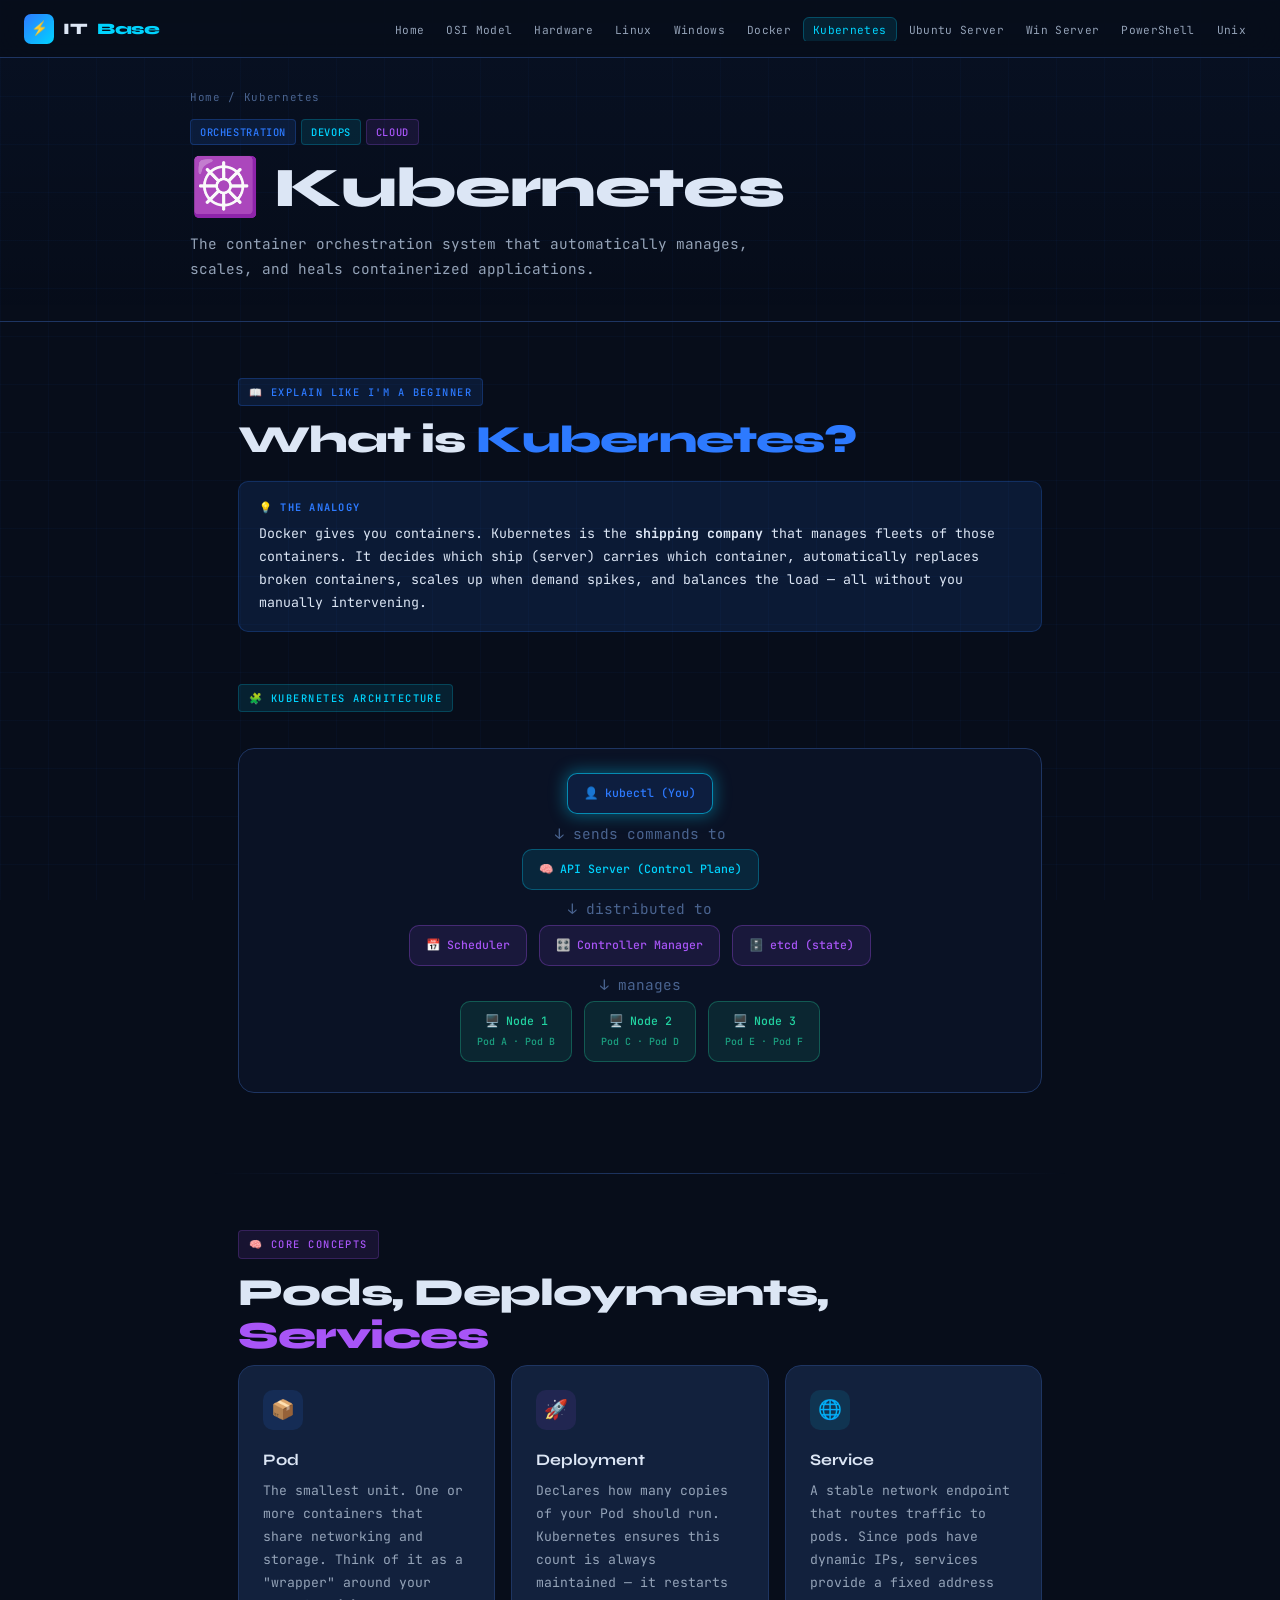
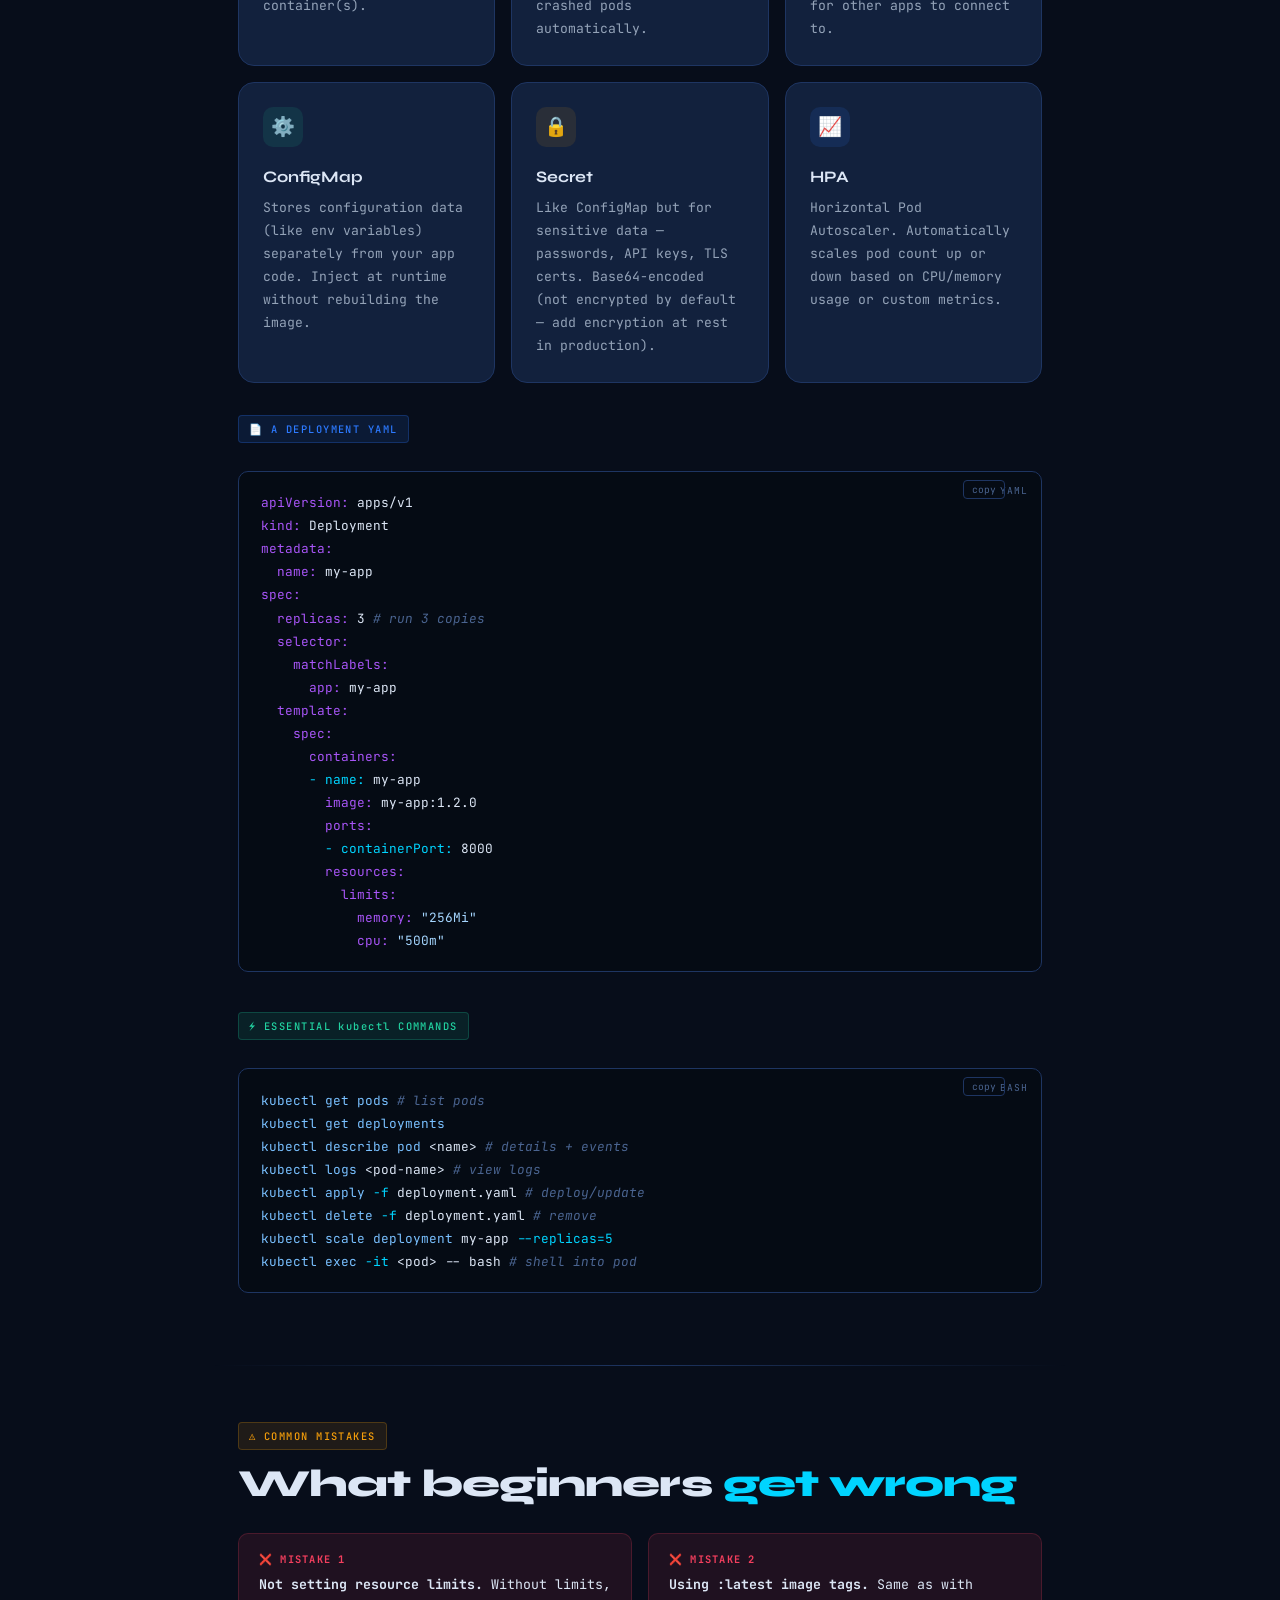
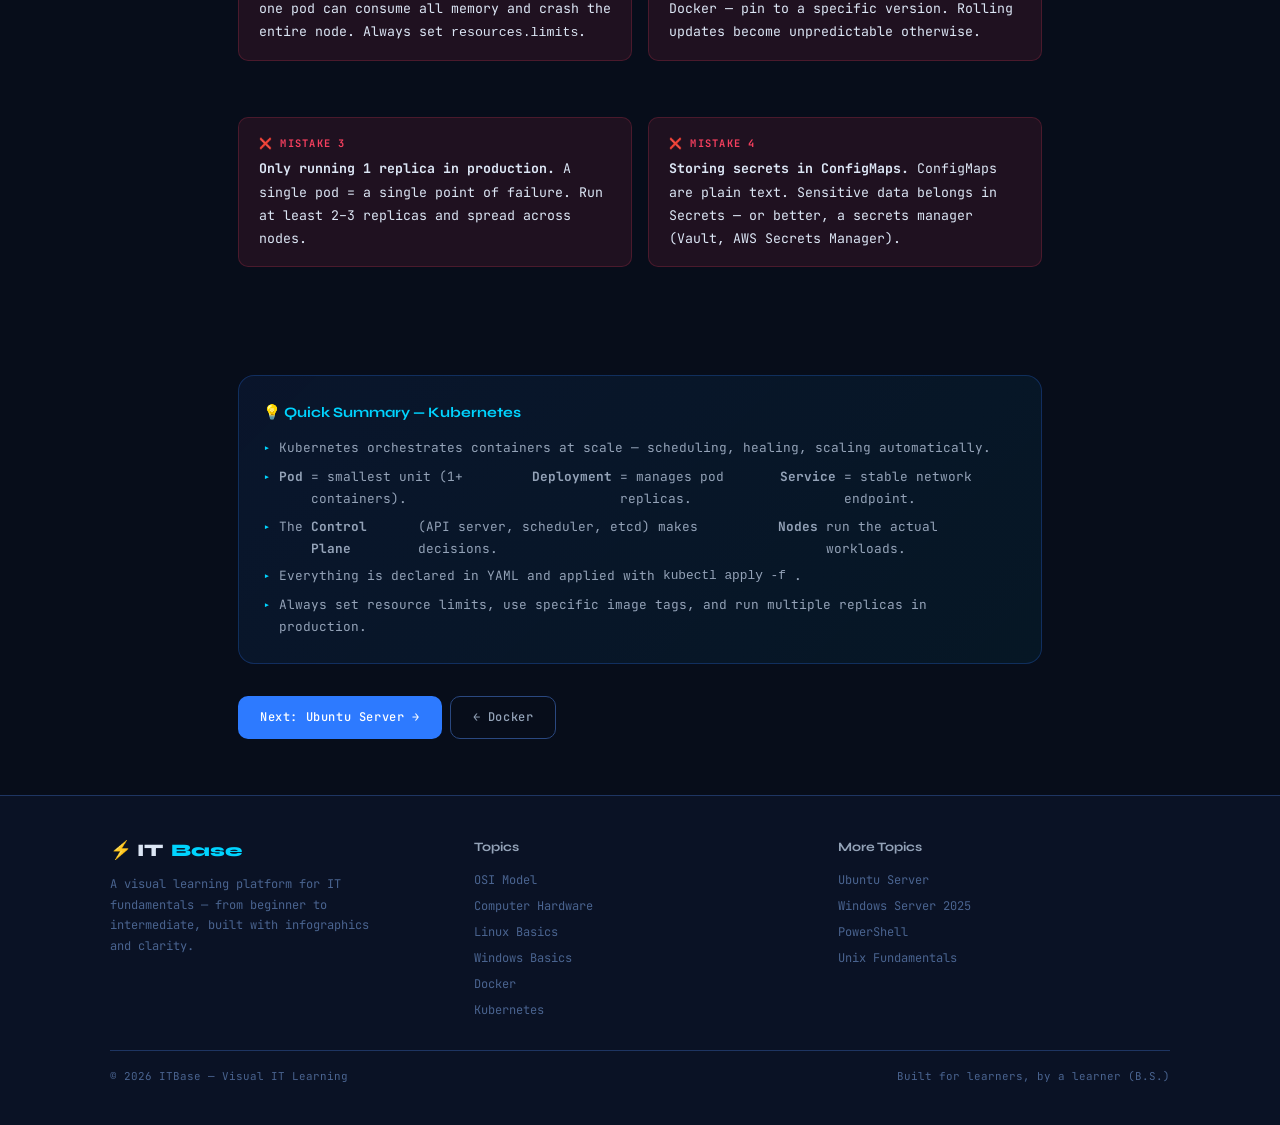
<file: kubernetes.html>
<!DOCTYPE html>
<html lang="en">
<head>
  <meta charset="UTF-8" />
  <meta name="viewport" content="width=device-width, initial-scale=1.0" />
  <title>Kubernetes — ITBase</title>
  <link rel="stylesheet" href="styles/main.css" />
</head>
<body>
<div id="navbar-placeholder"></div>
<main>

  <header class="page-hero">
    <div class="page-hero-inner">
      <div class="breadcrumb"><a href="index.html">Home</a> / Kubernetes</div>
      <div class="tags"><span class="tag tag-blue">ORCHESTRATION</span><span class="tag tag-cyan">DEVOPS</span><span class="tag tag-purple">CLOUD</span></div>
      <h1>☸️ Kubernetes</h1>
      <p>The container orchestration system that automatically manages, scales, and heals containerized applications.</p>
    </div>
  </header>

  <div class="section-inner" style="max-width:900px;margin:0 auto;padding:0 1.5rem;">

    <section class="section">
      <div class="sec-label sec-label-blue">📖 EXPLAIN LIKE I'M A BEGINNER</div>
      <h2 class="sec-title">What is <span class="accent-blue">Kubernetes?</span></h2>

      <div class="info-box ib-blue reveal">
        <span class="ib-label">💡 THE ANALOGY</span>
        Docker gives you containers. Kubernetes is the <strong>shipping company</strong> that manages fleets of those containers. It decides which ship (server) carries which container, automatically replaces broken containers, scales up when demand spikes, and balances the load — all without you manually intervening.
      </div>

      <!-- ── ARCHITECTURE DIAGRAM ── -->
      <div class="sec-label sec-label-cyan mt-4 reveal">🧩 KUBERNETES ARCHITECTURE</div>
      <div class="arch-diagram reveal">
        <div class="arch-row">
          <div class="arch-node an-blue" style="min-width:140px;">👤 kubectl (You)</div>
        </div>
        <div class="arch-arrow-down">↓ sends commands to</div>
        <div class="arch-row">
          <div class="arch-node an-cyan" style="min-width:200px;">🧠 API Server (Control Plane)</div>
        </div>
        <div class="arch-arrow-down">↓ distributed to</div>
        <div class="arch-row" style="gap:0.75rem;">
          <div class="arch-node an-purple">📅 Scheduler</div>
          <div class="arch-node an-purple">🎛️ Controller Manager</div>
          <div class="arch-node an-purple">🗄️ etcd (state)</div>
        </div>
        <div class="arch-arrow-down">↓ manages</div>
        <div class="arch-row" style="gap:0.75rem;">
          <div class="arch-node an-green">🖥️ Node 1<br><span style="font-size:0.62rem;opacity:0.7;">Pod A · Pod B</span></div>
          <div class="arch-node an-green">🖥️ Node 2<br><span style="font-size:0.62rem;opacity:0.7;">Pod C · Pod D</span></div>
          <div class="arch-node an-green">🖥️ Node 3<br><span style="font-size:0.62rem;opacity:0.7;">Pod E · Pod F</span></div>
        </div>
      </div>
    </section>

    <div class="divider"></div>

    <section class="section">
      <div class="sec-label sec-label-purple">🧠 CORE CONCEPTS</div>
      <h2 class="sec-title">Pods, Deployments, <span class="accent-purple">Services</span></h2>

      <div class="grid-3 reveal">
        <div class="card card-glow card-blue">
          <div class="card-icon icon-blue">📦</div>
          <div class="card-title">Pod</div>
          <div class="card-body">The smallest unit. One or more containers that share networking and storage. Think of it as a "wrapper" around your container(s).</div>
        </div>
        <div class="card card-glow card-purple">
          <div class="card-icon icon-purple">🚀</div>
          <div class="card-title">Deployment</div>
          <div class="card-body">Declares how many copies of your Pod should run. Kubernetes ensures this count is always maintained — it restarts crashed pods automatically.</div>
        </div>
        <div class="card card-glow card-cyan">
          <div class="card-icon icon-cyan">🌐</div>
          <div class="card-title">Service</div>
          <div class="card-body">A stable network endpoint that routes traffic to pods. Since pods have dynamic IPs, services provide a fixed address for other apps to connect to.</div>
        </div>
        <div class="card card-glow card-green">
          <div class="card-icon icon-green">⚙️</div>
          <div class="card-title">ConfigMap</div>
          <div class="card-body">Stores configuration data (like env variables) separately from your app code. Inject at runtime without rebuilding the image.</div>
        </div>
        <div class="card card-glow card-amber">
          <div class="card-icon icon-amber">🔒</div>
          <div class="card-title">Secret</div>
          <div class="card-body">Like ConfigMap but for sensitive data — passwords, API keys, TLS certs. Base64-encoded (not encrypted by default — add encryption at rest in production).</div>
        </div>
        <div class="card card-glow card-blue">
          <div class="card-icon icon-blue">📈</div>
          <div class="card-title">HPA</div>
          <div class="card-body">Horizontal Pod Autoscaler. Automatically scales pod count up or down based on CPU/memory usage or custom metrics.</div>
        </div>
      </div>

      <!-- ── DEPLOYMENT YAML ── -->
      <div class="sec-label sec-label-blue mt-4 reveal">📄 A DEPLOYMENT YAML</div>
      <div class="code-block reveal">
        <div class="code-lang">YAML</div>
        <span class="c-kw">apiVersion:</span> apps/v1<br>
        <span class="c-kw">kind:</span> Deployment<br>
        <span class="c-kw">metadata:</span><br>
        &nbsp;&nbsp;<span class="c-kw">name:</span> my-app<br>
        <span class="c-kw">spec:</span><br>
        &nbsp;&nbsp;<span class="c-kw">replicas:</span> 3    <span class="c-cmt"># run 3 copies</span><br>
        &nbsp;&nbsp;<span class="c-kw">selector:</span><br>
        &nbsp;&nbsp;&nbsp;&nbsp;<span class="c-kw">matchLabels:</span><br>
        &nbsp;&nbsp;&nbsp;&nbsp;&nbsp;&nbsp;<span class="c-kw">app:</span> my-app<br>
        &nbsp;&nbsp;<span class="c-kw">template:</span><br>
        &nbsp;&nbsp;&nbsp;&nbsp;<span class="c-kw">spec:</span><br>
        &nbsp;&nbsp;&nbsp;&nbsp;&nbsp;&nbsp;<span class="c-kw">containers:</span><br>
        &nbsp;&nbsp;&nbsp;&nbsp;&nbsp;&nbsp;<span class="c-flag">- name:</span> my-app<br>
        &nbsp;&nbsp;&nbsp;&nbsp;&nbsp;&nbsp;&nbsp;&nbsp;<span class="c-kw">image:</span> my-app:1.2.0<br>
        &nbsp;&nbsp;&nbsp;&nbsp;&nbsp;&nbsp;&nbsp;&nbsp;<span class="c-kw">ports:</span><br>
        &nbsp;&nbsp;&nbsp;&nbsp;&nbsp;&nbsp;&nbsp;&nbsp;<span class="c-flag">- containerPort:</span> 8000<br>
        &nbsp;&nbsp;&nbsp;&nbsp;&nbsp;&nbsp;&nbsp;&nbsp;<span class="c-kw">resources:</span><br>
        &nbsp;&nbsp;&nbsp;&nbsp;&nbsp;&nbsp;&nbsp;&nbsp;&nbsp;&nbsp;<span class="c-kw">limits:</span><br>
        &nbsp;&nbsp;&nbsp;&nbsp;&nbsp;&nbsp;&nbsp;&nbsp;&nbsp;&nbsp;&nbsp;&nbsp;<span class="c-kw">memory:</span> <span class="c-str">"256Mi"</span><br>
        &nbsp;&nbsp;&nbsp;&nbsp;&nbsp;&nbsp;&nbsp;&nbsp;&nbsp;&nbsp;&nbsp;&nbsp;<span class="c-kw">cpu:</span> <span class="c-str">"500m"</span>
      </div>

      <div class="sec-label sec-label-green mt-3 reveal">⚡ ESSENTIAL kubectl COMMANDS</div>
      <div class="code-block reveal">
        <div class="code-lang">BASH</div>
        <span class="c-cmd">kubectl get pods</span>                   <span class="c-cmt"># list pods</span><br>
        <span class="c-cmd">kubectl get deployments</span><br>
        <span class="c-cmd">kubectl describe pod</span> &lt;name&gt;        <span class="c-cmt"># details + events</span><br>
        <span class="c-cmd">kubectl logs</span> &lt;pod-name&gt;            <span class="c-cmt"># view logs</span><br>
        <span class="c-cmd">kubectl apply</span> <span class="c-flag">-f</span> deployment.yaml   <span class="c-cmt"># deploy/update</span><br>
        <span class="c-cmd">kubectl delete</span> <span class="c-flag">-f</span> deployment.yaml  <span class="c-cmt"># remove</span><br>
        <span class="c-cmd">kubectl scale deployment</span> my-app <span class="c-flag">--replicas=5</span><br>
        <span class="c-cmd">kubectl exec</span> <span class="c-flag">-it</span> &lt;pod&gt; -- bash    <span class="c-cmt"># shell into pod</span>
      </div>
    </section>

    <div class="divider"></div>

    <section class="section">
      <div class="sec-label sec-label-amber">⚠️ COMMON MISTAKES</div>
      <h2 class="sec-title">What beginners <span class="accent-cyan">get wrong</span></h2>
      <div class="grid-2 reveal">
        <div class="info-box ib-red"><span class="ib-label">❌ MISTAKE 1</span><strong>Not setting resource limits.</strong> Without limits, one pod can consume all memory and crash the entire node. Always set <code>resources.limits</code>.</div>
        <div class="info-box ib-red"><span class="ib-label">❌ MISTAKE 2</span><strong>Using :latest image tags.</strong> Same as with Docker — pin to a specific version. Rolling updates become unpredictable otherwise.</div>
        <div class="info-box ib-red"><span class="ib-label">❌ MISTAKE 3</span><strong>Only running 1 replica in production.</strong> A single pod = a single point of failure. Run at least 2–3 replicas and spread across nodes.</div>
        <div class="info-box ib-red"><span class="ib-label">❌ MISTAKE 4</span><strong>Storing secrets in ConfigMaps.</strong> ConfigMaps are plain text. Sensitive data belongs in Secrets — or better, a secrets manager (Vault, AWS Secrets Manager).</div>
      </div>
    </section>

    <section class="section" style="padding-top:0;">
      <div class="summary-box reveal">
        <div class="summary-title">💡 Quick Summary — Kubernetes</div>
        <div class="summary-points">
          <div class="summary-point">Kubernetes orchestrates containers at scale — scheduling, healing, scaling automatically.</div>
          <div class="summary-point"><strong>Pod</strong> = smallest unit (1+ containers). <strong>Deployment</strong> = manages pod replicas. <strong>Service</strong> = stable network endpoint.</div>
          <div class="summary-point">The <strong>Control Plane</strong> (API server, scheduler, etcd) makes decisions. <strong>Nodes</strong> run the actual workloads.</div>
          <div class="summary-point">Everything is declared in YAML and applied with <code>kubectl apply -f</code>.</div>
          <div class="summary-point">Always set resource limits, use specific image tags, and run multiple replicas in production.</div>
        </div>
      </div>
      <div class="flex gap-sm mt-2 reveal">
        <a href="ubuntu-server.html" class="btn btn-primary">Next: Ubuntu Server →</a>
        <a href="docker.html" class="btn btn-ghost">← Docker</a>
      </div>
    </section>

  </div>
</main>
<div id="footer-placeholder"></div>
<script src="scripts/main.js"></script>
</body>
</html>
</file>
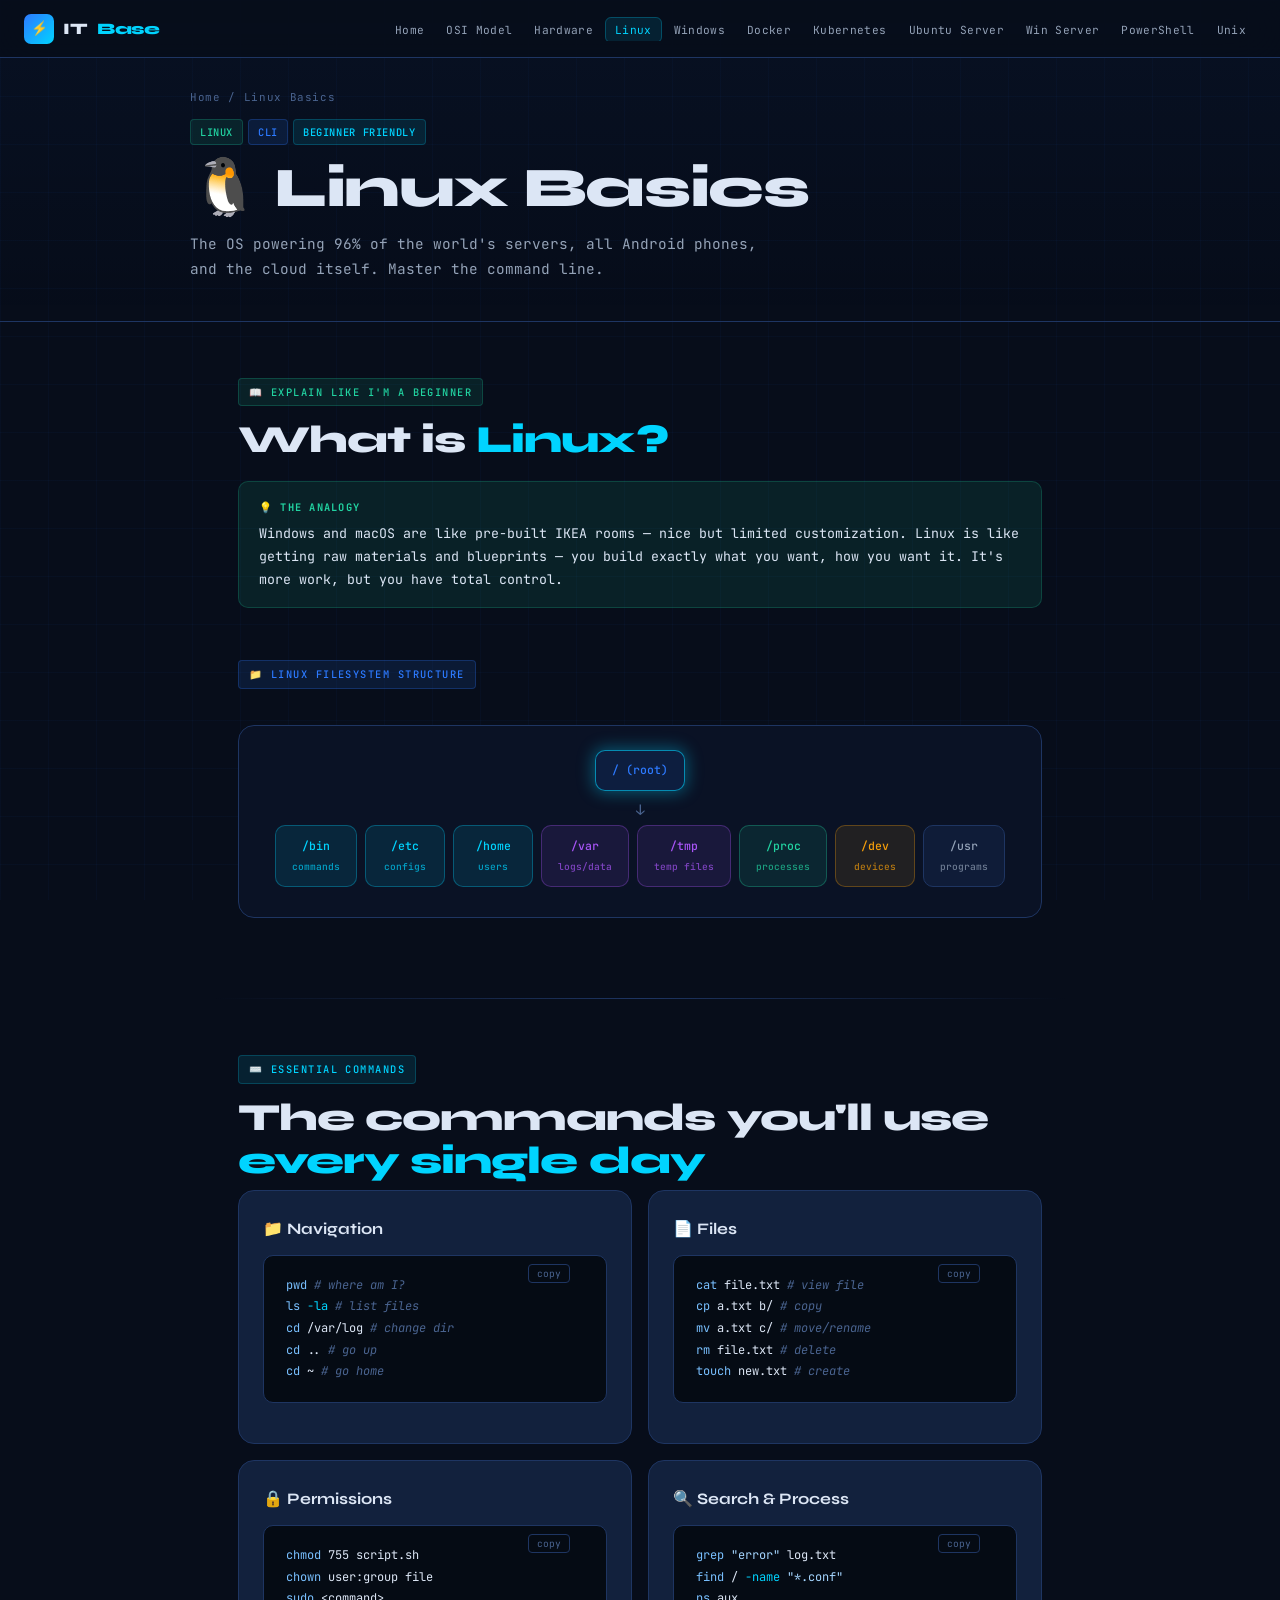
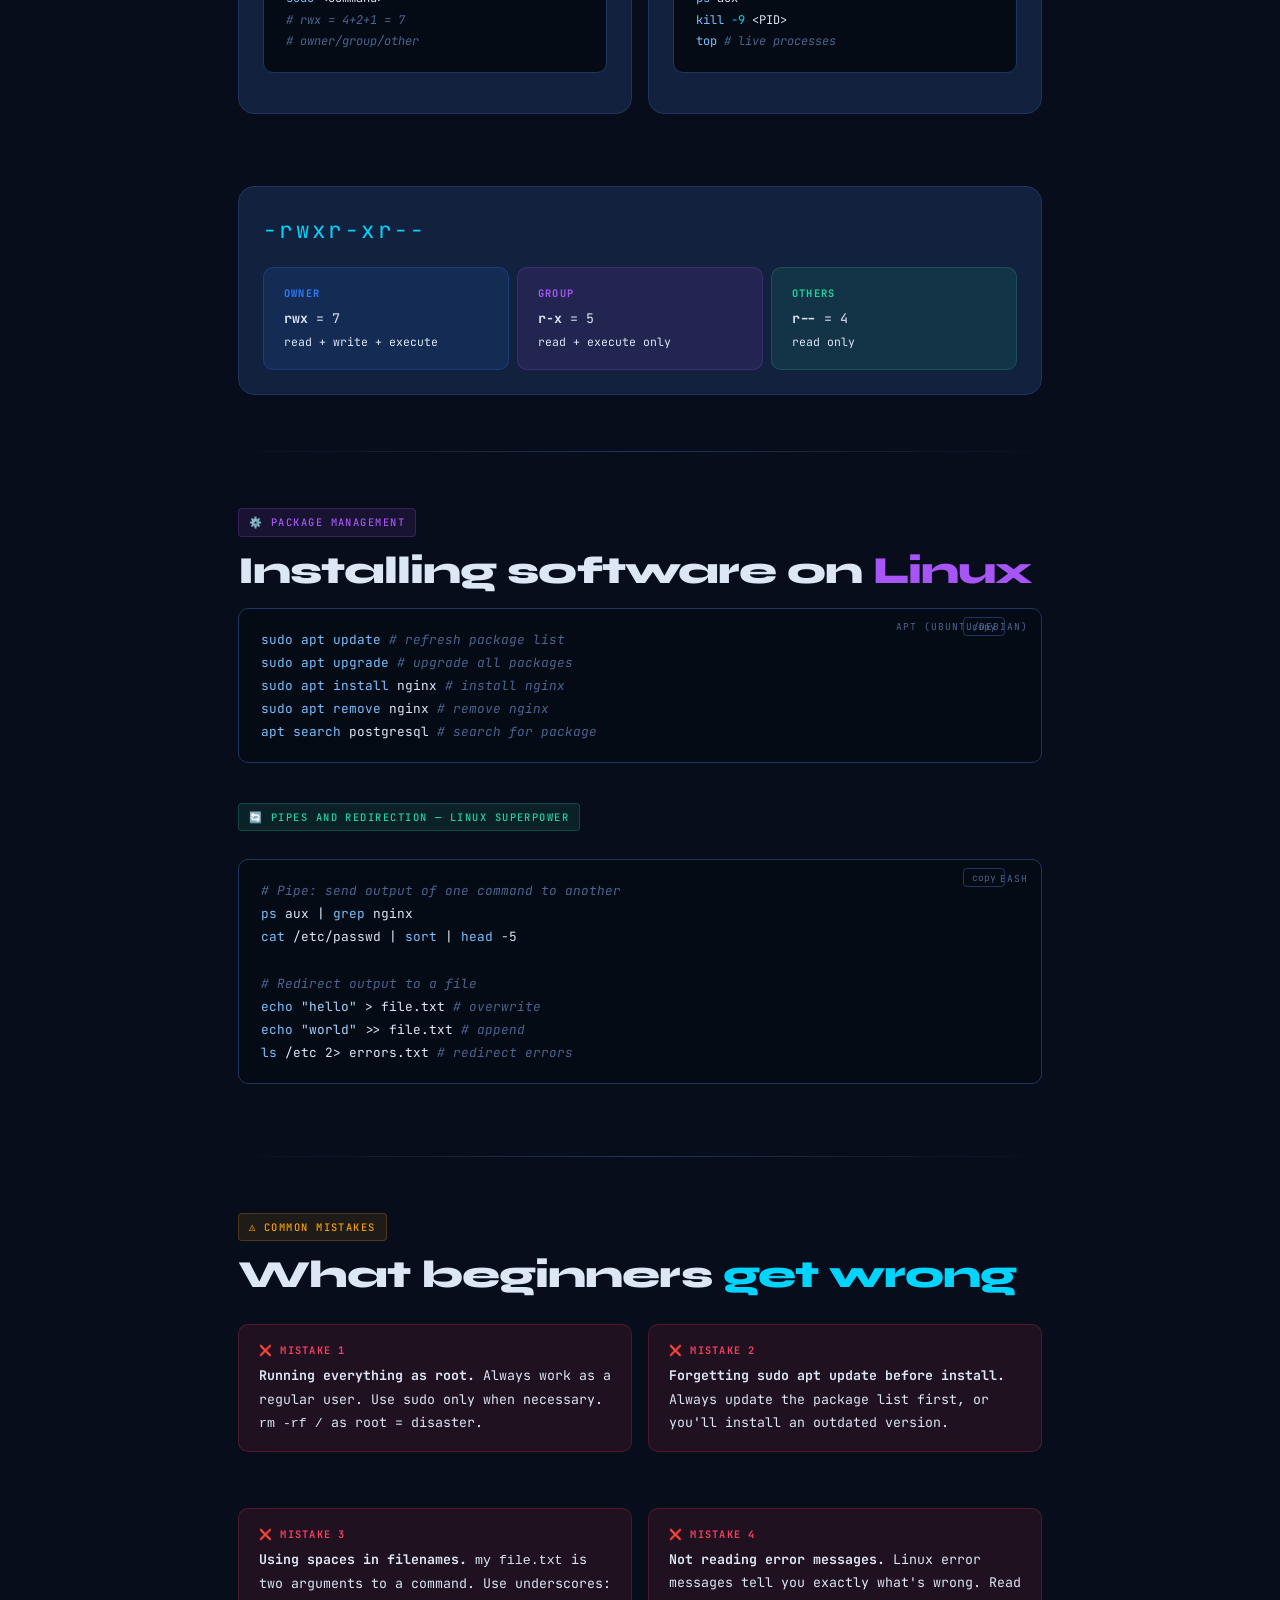
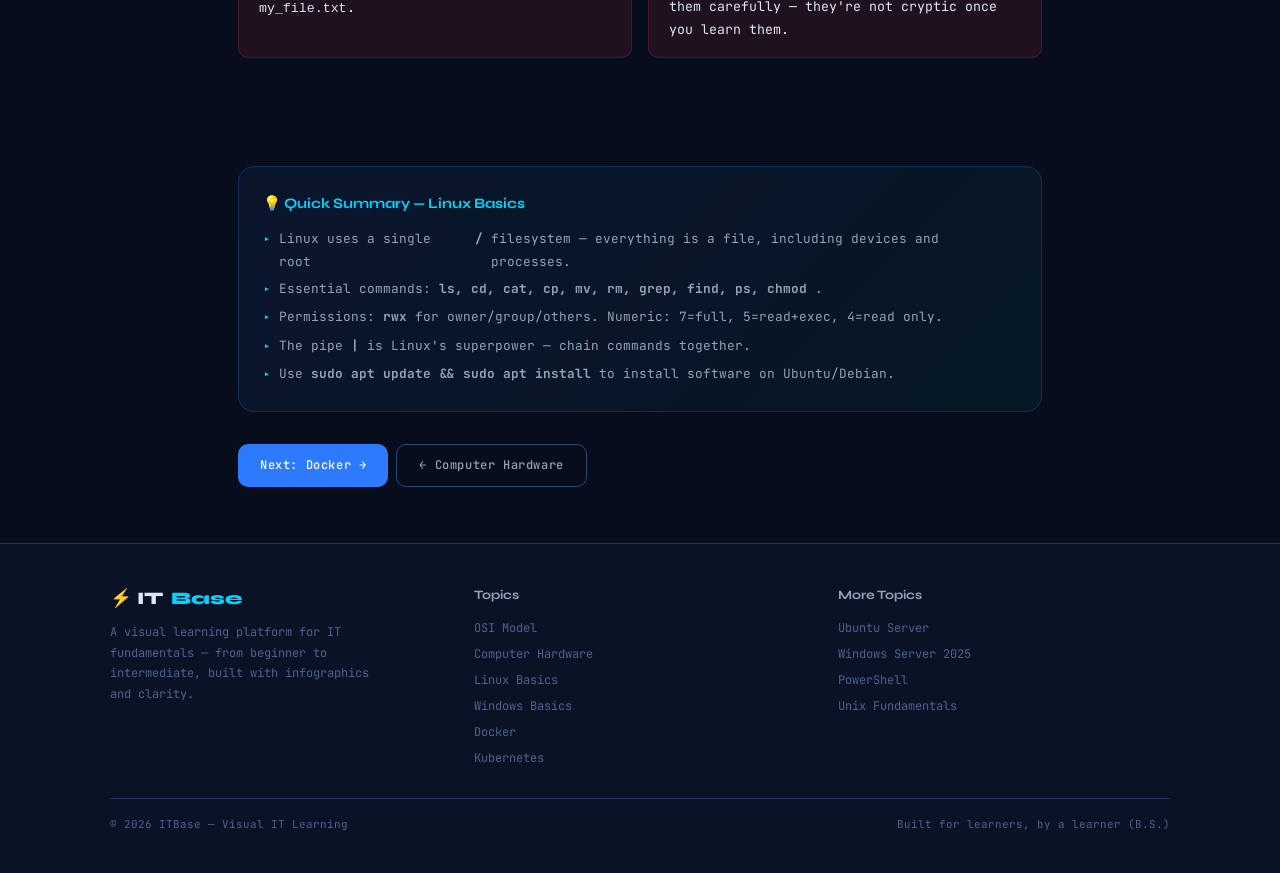
<file: linux-basics.html>
<!DOCTYPE html>
<html lang="en">
<head>
  <meta charset="UTF-8" />
  <meta name="viewport" content="width=device-width, initial-scale=1.0" />
  <title>Linux Basics — ITBase</title>
  <link rel="stylesheet" href="styles/main.css" />
</head>
<body>
<div id="navbar-placeholder"></div>
<main>

  <header class="page-hero">
    <div class="page-hero-inner">
      <div class="breadcrumb"><a href="index.html">Home</a> / Linux Basics</div>
      <div class="tags"><span class="tag tag-green">LINUX</span><span class="tag tag-blue">CLI</span><span class="tag tag-cyan">BEGINNER FRIENDLY</span></div>
      <h1>🐧 Linux Basics</h1>
      <p>The OS powering 96% of the world's servers, all Android phones, and the cloud itself. Master the command line.</p>
    </div>
  </header>

  <div class="section-inner" style="max-width:900px;margin:0 auto;padding:0 1.5rem;">

    <section class="section">
      <div class="sec-label sec-label-green">📖 EXPLAIN LIKE I'M A BEGINNER</div>
      <h2 class="sec-title">What is <span class="accent-cyan">Linux?</span></h2>

      <div class="info-box ib-green reveal">
        <span class="ib-label">💡 THE ANALOGY</span>
        Windows and macOS are like pre-built IKEA rooms — nice but limited customization. Linux is like getting raw materials and blueprints — you build exactly what you want, how you want it. It's more work, but you have total control.
      </div>

      <!-- ── FILESYSTEM TREE ── -->
      <div class="sec-label sec-label-blue mt-4 reveal">📁 LINUX FILESYSTEM STRUCTURE</div>
      <div class="arch-diagram reveal">
        <div class="arch-row">
          <div class="arch-node an-blue" style="min-width:60px;">/ (root)</div>
        </div>
        <div class="arch-arrow-down">↓</div>
        <div class="arch-row" style="flex-wrap:wrap;gap:0.5rem;justify-content:center;">
          <div class="arch-node an-cyan">/bin<br><span style="font-size:0.6rem;opacity:0.7;">commands</span></div>
          <div class="arch-node an-cyan">/etc<br><span style="font-size:0.6rem;opacity:0.7;">configs</span></div>
          <div class="arch-node an-cyan">/home<br><span style="font-size:0.6rem;opacity:0.7;">users</span></div>
          <div class="arch-node an-purple">/var<br><span style="font-size:0.6rem;opacity:0.7;">logs/data</span></div>
          <div class="arch-node an-purple">/tmp<br><span style="font-size:0.6rem;opacity:0.7;">temp files</span></div>
          <div class="arch-node an-green">/proc<br><span style="font-size:0.6rem;opacity:0.7;">processes</span></div>
          <div class="arch-node an-amber">/dev<br><span style="font-size:0.6rem;opacity:0.7;">devices</span></div>
          <div class="arch-node an-gray">/usr<br><span style="font-size:0.6rem;opacity:0.7;">programs</span></div>
        </div>
      </div>
    </section>

    <div class="divider"></div>

    <section class="section">
      <div class="sec-label sec-label-cyan">⌨️ ESSENTIAL COMMANDS</div>
      <h2 class="sec-title">The commands you'll use <span class="accent-cyan">every single day</span></h2>

      <div class="grid-2 reveal">
        <div class="card card-glow card-blue">
          <div class="card-title">📁 Navigation</div>
          <div class="code-block" style="margin-top:0.75rem;font-size:0.75rem;">
            <span class="c-cmd">pwd</span>           <span class="c-cmt"># where am I?</span><br>
            <span class="c-cmd">ls</span> <span class="c-flag">-la</span>        <span class="c-cmt"># list files</span><br>
            <span class="c-cmd">cd</span> /var/log   <span class="c-cmt"># change dir</span><br>
            <span class="c-cmd">cd</span> ..         <span class="c-cmt"># go up</span><br>
            <span class="c-cmd">cd</span> ~          <span class="c-cmt"># go home</span>
          </div>
        </div>
        <div class="card card-glow card-green">
          <div class="card-title">📄 Files</div>
          <div class="code-block" style="margin-top:0.75rem;font-size:0.75rem;">
            <span class="c-cmd">cat</span> file.txt  <span class="c-cmt"># view file</span><br>
            <span class="c-cmd">cp</span> a.txt b/    <span class="c-cmt"># copy</span><br>
            <span class="c-cmd">mv</span> a.txt c/    <span class="c-cmt"># move/rename</span><br>
            <span class="c-cmd">rm</span> file.txt    <span class="c-cmt"># delete</span><br>
            <span class="c-cmd">touch</span> new.txt  <span class="c-cmt"># create</span>
          </div>
        </div>
        <div class="card card-glow card-purple">
          <div class="card-title">🔒 Permissions</div>
          <div class="code-block" style="margin-top:0.75rem;font-size:0.75rem;">
            <span class="c-cmd">chmod</span> 755 script.sh<br>
            <span class="c-cmd">chown</span> user:group file<br>
            <span class="c-cmd">sudo</span> &lt;command&gt;<br>
            <span class="c-cmt"># rwx = 4+2+1 = 7</span><br>
            <span class="c-cmt"># owner/group/other</span>
          </div>
        </div>
        <div class="card card-glow card-amber">
          <div class="card-title">🔍 Search & Process</div>
          <div class="code-block" style="margin-top:0.75rem;font-size:0.75rem;">
            <span class="c-cmd">grep</span> <span class="c-str">"error"</span> log.txt<br>
            <span class="c-cmd">find</span> / <span class="c-flag">-name</span> <span class="c-str">"*.conf"</span><br>
            <span class="c-cmd">ps</span> aux<br>
            <span class="c-cmd">kill</span> <span class="c-flag">-9</span> &lt;PID&gt;<br>
            <span class="c-cmd">top</span>  <span class="c-cmt"># live processes</span>
          </div>
        </div>
      </div>

      <!-- ── PERMISSIONS VISUAL ── -->
      <div class="sec-label sec-label-amber mt-4 reveal">🔑 PERMISSIONS EXPLAINED VISUALLY</div>
      <div class="card reveal" style="font-family:var(--f-mono);">
        <div style="font-size:1.4rem;letter-spacing:0.15em;margin-bottom:1rem;color:var(--cyan);">-rwxr-xr--</div>
        <div class="grid-3" style="gap:0.5rem;">
          <div class="info-box ib-blue" style="margin:0;">
            <span class="ib-label">OWNER</span>
            <strong>rwx</strong> = 7<br>
            <span style="font-size:0.72rem;">read + write + execute</span>
          </div>
          <div class="info-box ib-purple" style="margin:0;">
            <span class="ib-label">GROUP</span>
            <strong>r-x</strong> = 5<br>
            <span style="font-size:0.72rem;">read + execute only</span>
          </div>
          <div class="info-box ib-green" style="margin:0;">
            <span class="ib-label">OTHERS</span>
            <strong>r--</strong> = 4<br>
            <span style="font-size:0.72rem;">read only</span>
          </div>
        </div>
      </div>
    </section>

    <div class="divider"></div>

    <section class="section">
      <div class="sec-label sec-label-purple">⚙️ PACKAGE MANAGEMENT</div>
      <h2 class="sec-title">Installing software on <span class="accent-purple">Linux</span></h2>
      <div class="code-block reveal">
        <div class="code-lang">APT (UBUNTU/DEBIAN)</div>
        <span class="c-cmd">sudo apt update</span>           <span class="c-cmt"># refresh package list</span><br>
        <span class="c-cmd">sudo apt upgrade</span>          <span class="c-cmt"># upgrade all packages</span><br>
        <span class="c-cmd">sudo apt install</span> nginx    <span class="c-cmt"># install nginx</span><br>
        <span class="c-cmd">sudo apt remove</span> nginx     <span class="c-cmt"># remove nginx</span><br>
        <span class="c-cmd">apt search</span> postgresql     <span class="c-cmt"># search for package</span>
      </div>

      <div class="sec-label sec-label-green mt-3 reveal">🔄 PIPES AND REDIRECTION — LINUX SUPERPOWER</div>
      <div class="code-block reveal">
        <div class="code-lang">BASH</div>
        <span class="c-cmt"># Pipe: send output of one command to another</span><br>
        <span class="c-cmd">ps</span> aux | <span class="c-cmd">grep</span> nginx<br>
        <span class="c-cmd">cat</span> /etc/passwd | <span class="c-cmd">sort</span> | <span class="c-cmd">head</span> -5<br>
        <br>
        <span class="c-cmt"># Redirect output to a file</span><br>
        <span class="c-cmd">echo</span> <span class="c-str">"hello"</span> &gt; file.txt    <span class="c-cmt"># overwrite</span><br>
        <span class="c-cmd">echo</span> <span class="c-str">"world"</span> &gt;&gt; file.txt  <span class="c-cmt"># append</span><br>
        <span class="c-cmd">ls</span> /etc 2&gt; errors.txt    <span class="c-cmt"># redirect errors</span>
      </div>
    </section>

    <div class="divider"></div>

    <section class="section">
      <div class="sec-label sec-label-amber">⚠️ COMMON MISTAKES</div>
      <h2 class="sec-title">What beginners <span class="accent-cyan">get wrong</span></h2>
      <div class="grid-2 reveal">
        <div class="info-box ib-red"><span class="ib-label">❌ MISTAKE 1</span><strong>Running everything as root.</strong> Always work as a regular user. Use sudo only when necessary. <code>rm -rf /</code> as root = disaster.</div>
        <div class="info-box ib-red"><span class="ib-label">❌ MISTAKE 2</span><strong>Forgetting sudo apt update before install.</strong> Always update the package list first, or you'll install an outdated version.</div>
        <div class="info-box ib-red"><span class="ib-label">❌ MISTAKE 3</span><strong>Using spaces in filenames.</strong> <code>my file.txt</code> is two arguments to a command. Use underscores: <code>my_file.txt</code>.</div>
        <div class="info-box ib-red"><span class="ib-label">❌ MISTAKE 4</span><strong>Not reading error messages.</strong> Linux error messages tell you exactly what's wrong. Read them carefully — they're not cryptic once you learn them.</div>
      </div>
    </section>

    <section class="section" style="padding-top:0;">
      <div class="summary-box reveal">
        <div class="summary-title">💡 Quick Summary — Linux Basics</div>
        <div class="summary-points">
          <div class="summary-point">Linux uses a single root <strong>/</strong> filesystem — everything is a file, including devices and processes.</div>
          <div class="summary-point">Essential commands: <strong>ls, cd, cat, cp, mv, rm, grep, find, ps, chmod</strong>.</div>
          <div class="summary-point">Permissions: <strong>rwx</strong> for owner/group/others. Numeric: 7=full, 5=read+exec, 4=read only.</div>
          <div class="summary-point">The pipe <strong>|</strong> is Linux's superpower — chain commands together.</div>
          <div class="summary-point">Use <strong>sudo apt update && sudo apt install</strong> to install software on Ubuntu/Debian.</div>
        </div>
      </div>
      <div class="flex gap-sm mt-2 reveal">
        <a href="docker.html" class="btn btn-primary">Next: Docker →</a>
        <a href="computer-components.html" class="btn btn-ghost">← Computer Hardware</a>
      </div>
    </section>

  </div>
</main>
<div id="footer-placeholder"></div>
<script src="scripts/main.js"></script>
</body>
</html>
</file>
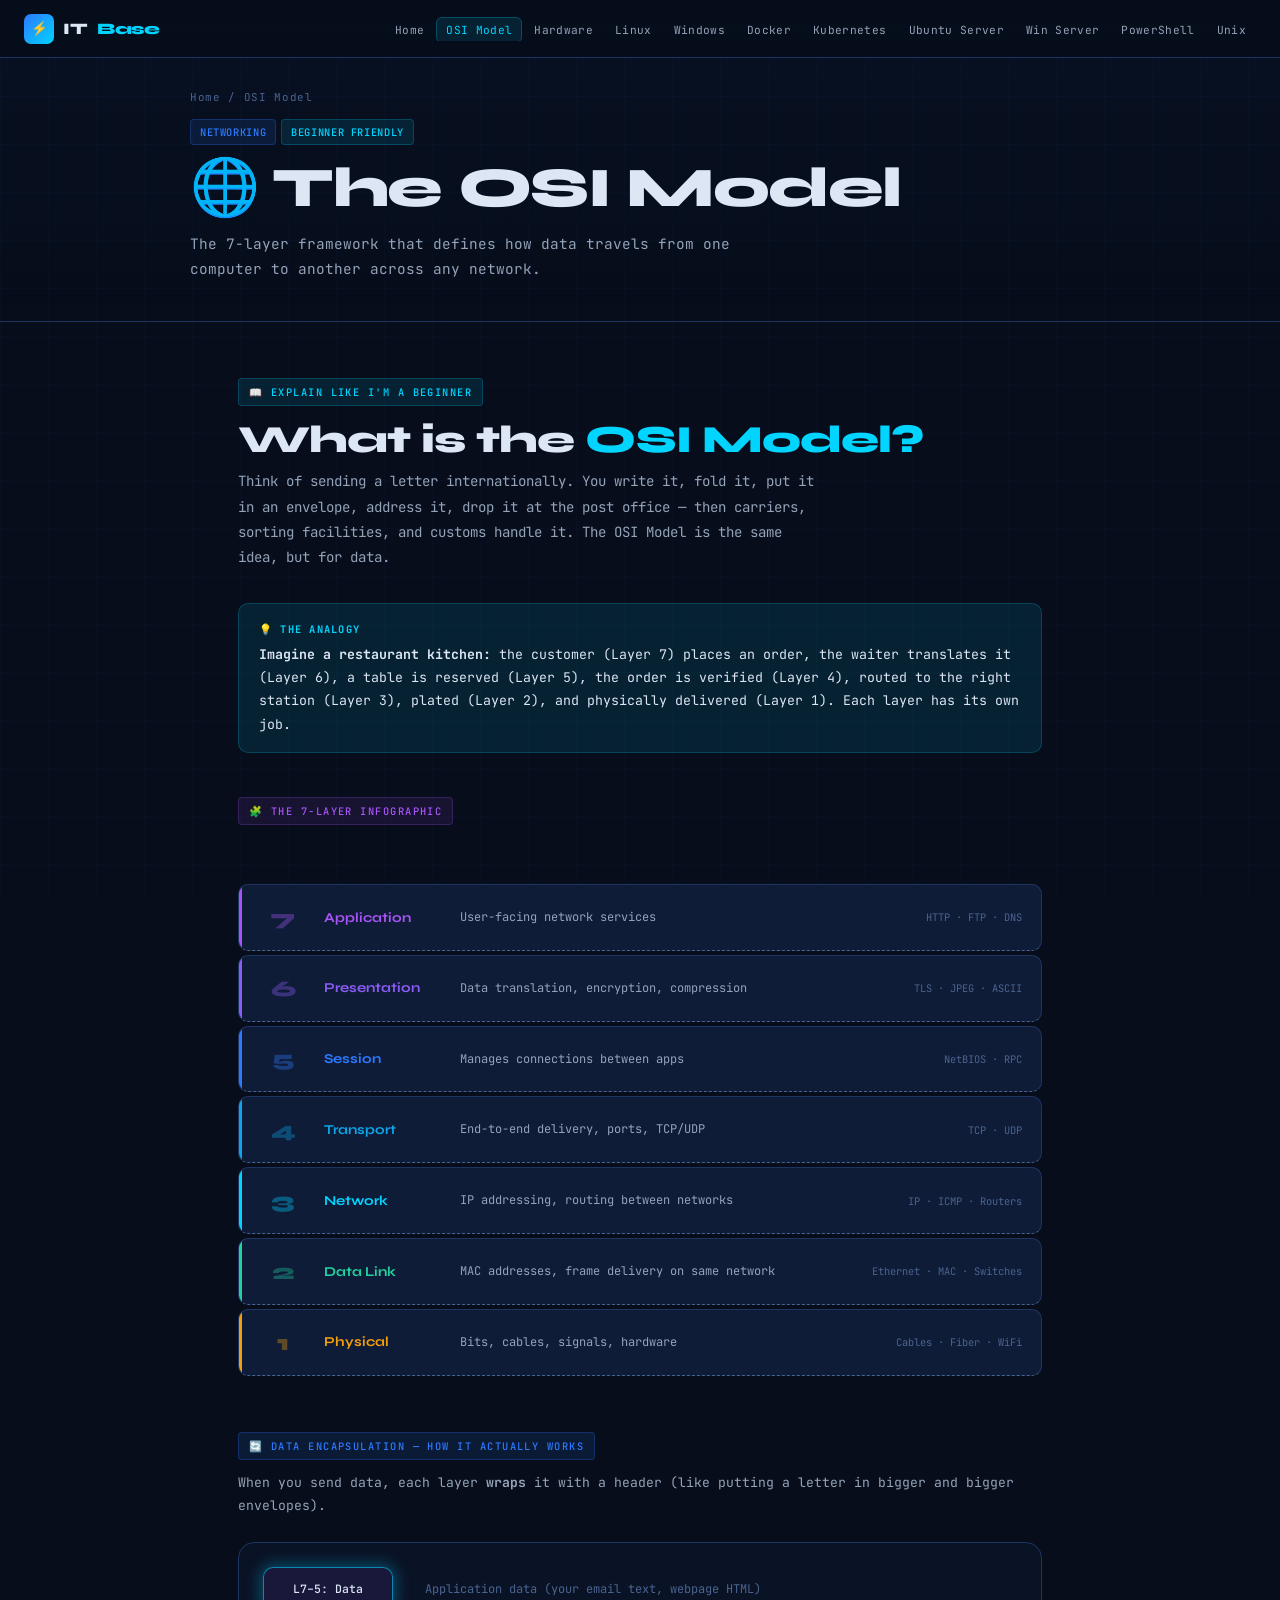
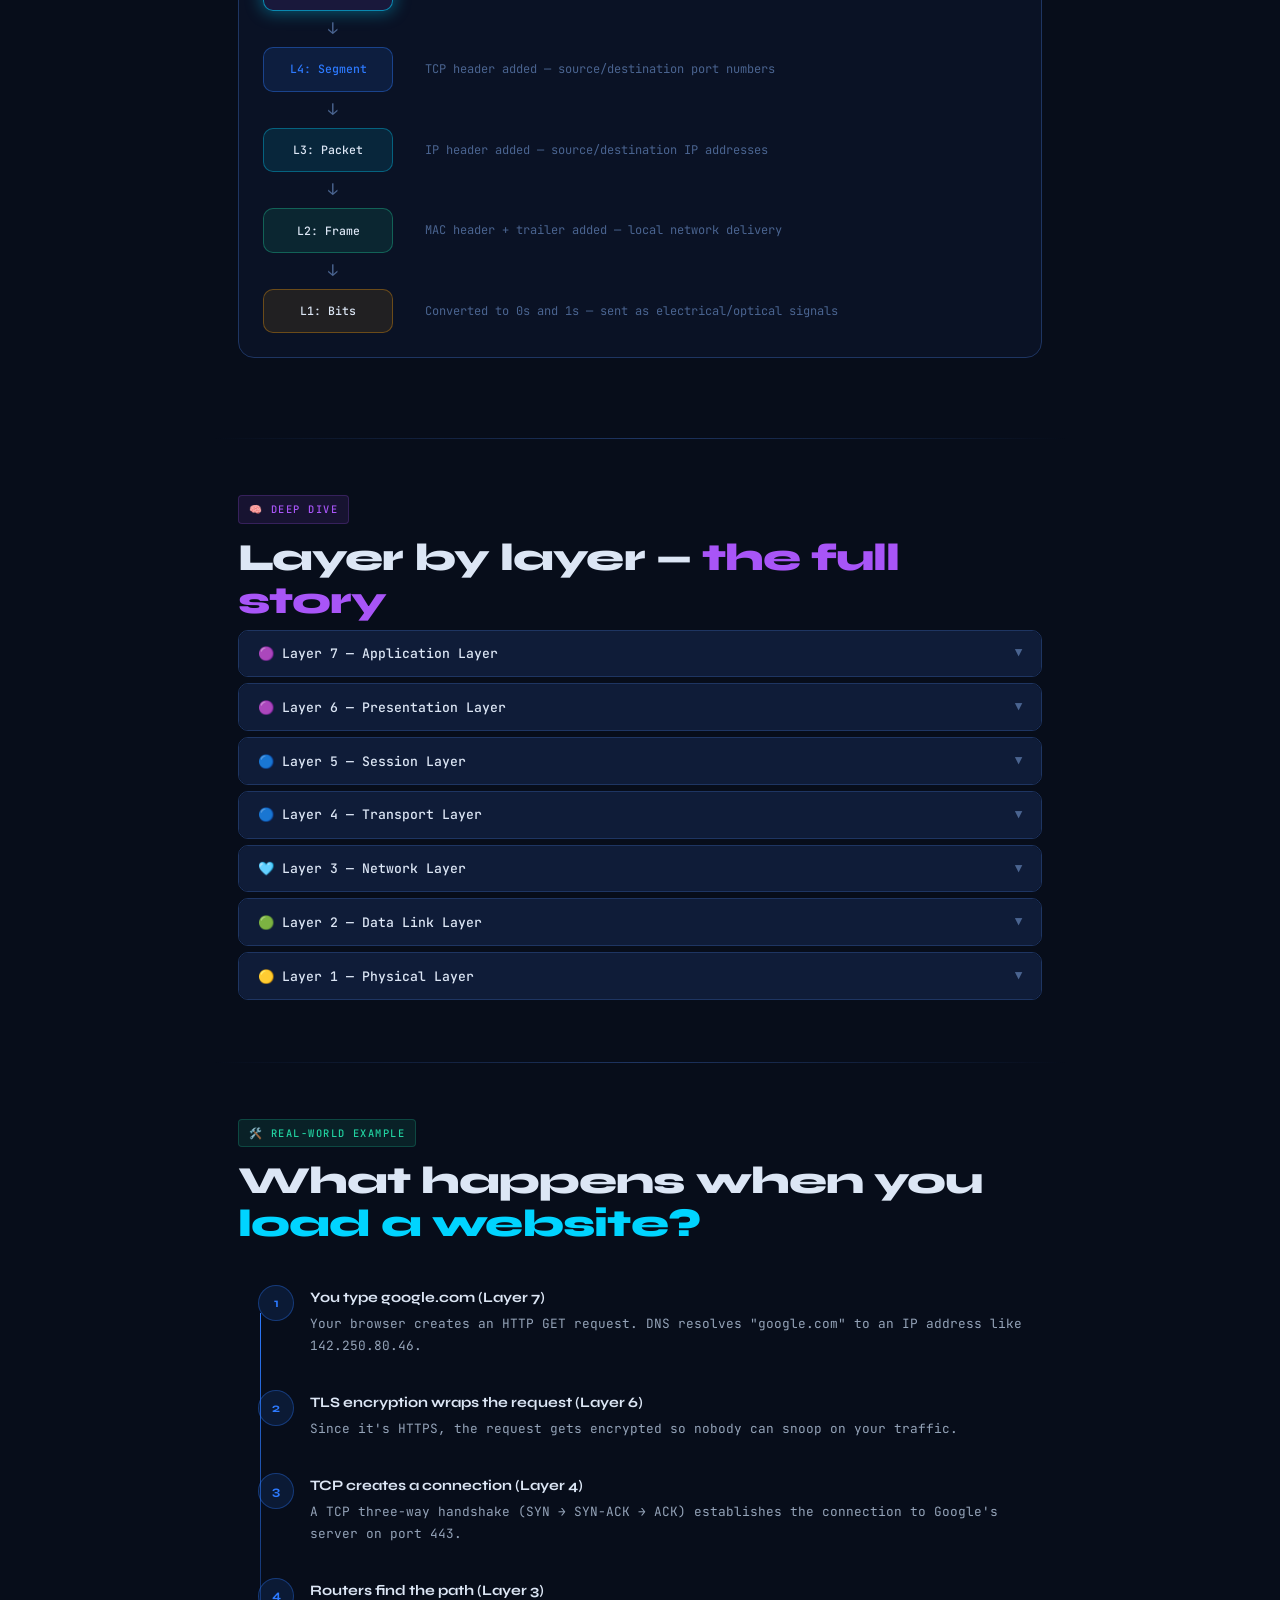
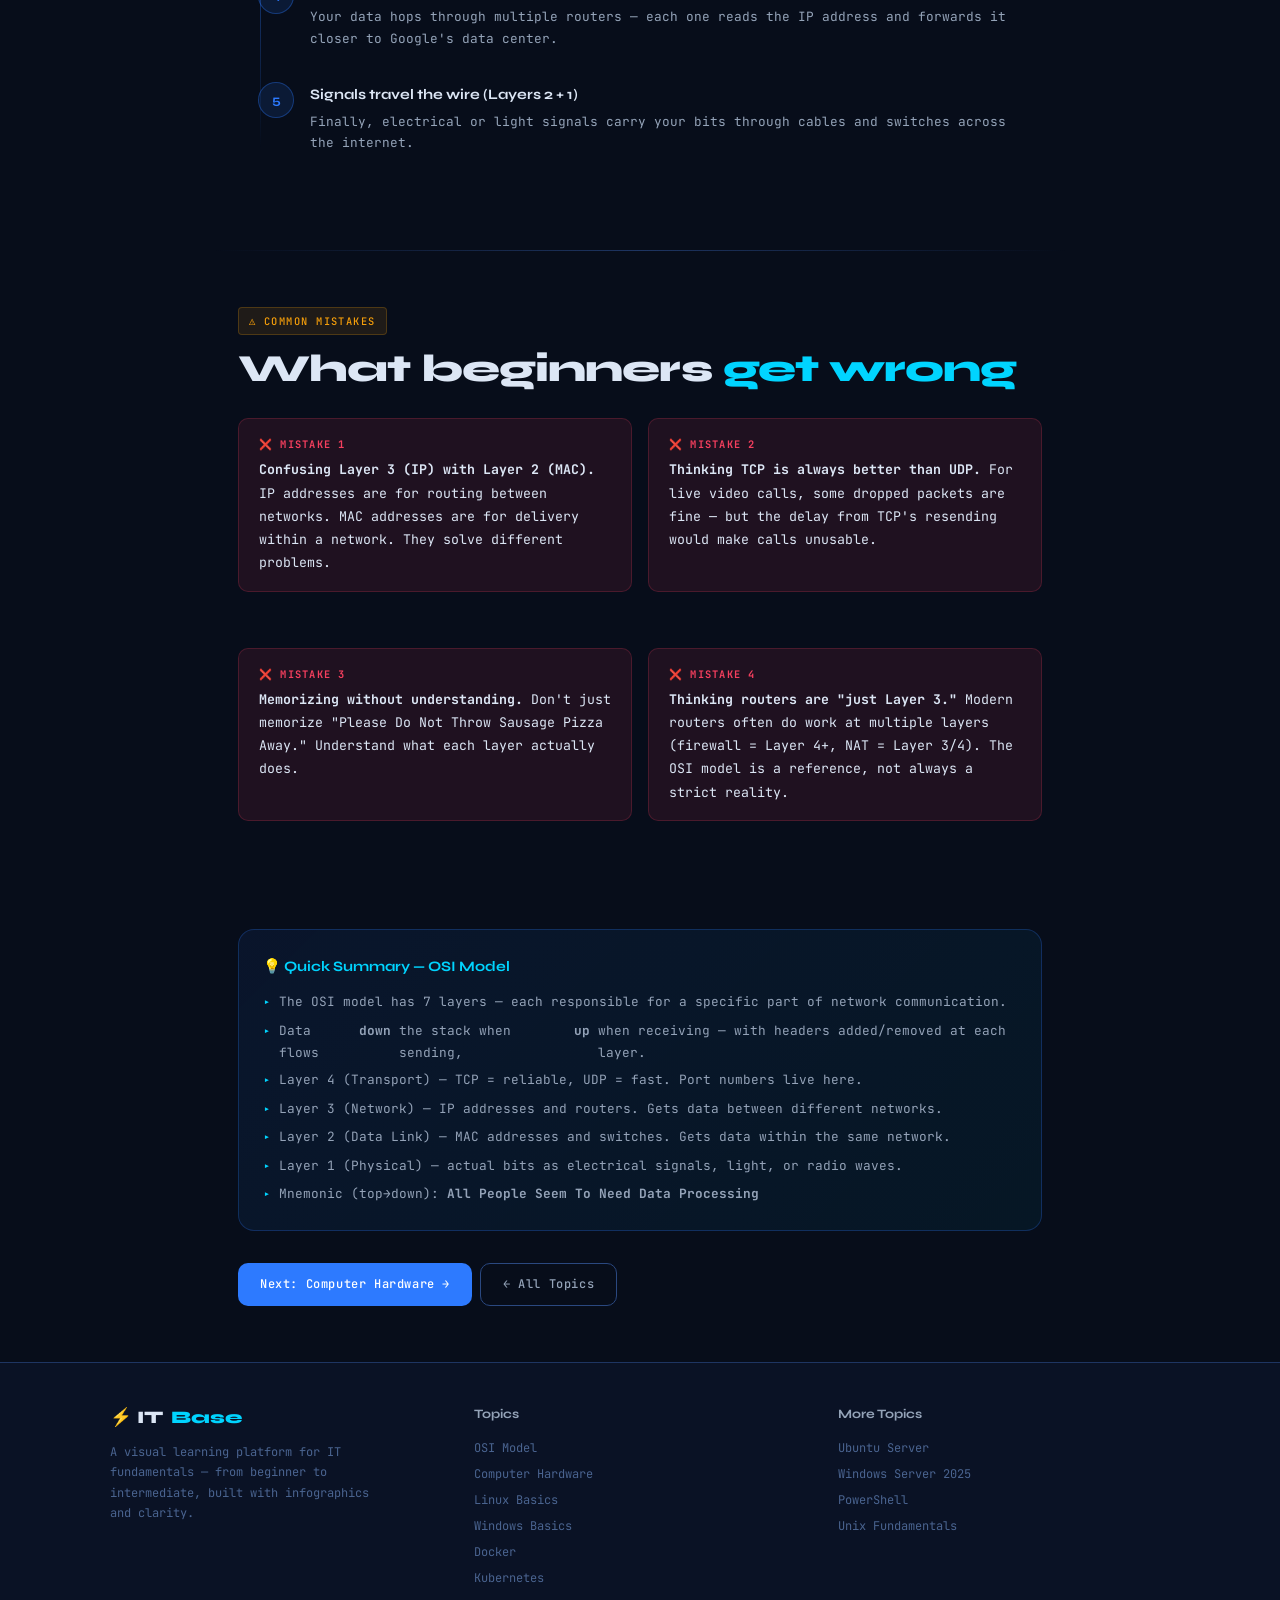
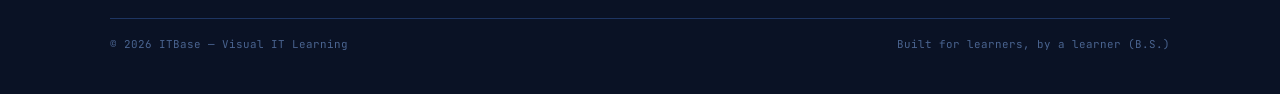
<file: osi-model.html>
<!DOCTYPE html>
<html lang="en">
<head>
  <meta charset="UTF-8" />
  <meta name="viewport" content="width=device-width, initial-scale=1.0" />
  <title>OSI Model — ITBase</title>
  <link rel="stylesheet" href="styles/main.css" />
</head>
<body>
<div id="navbar-placeholder"></div>
<main>

  <!-- ── PAGE HERO ── -->
  <header class="page-hero">
    <div class="page-hero-inner">
      <div class="breadcrumb"><a href="index.html">Home</a> / OSI Model</div>
      <div class="tags"><span class="tag tag-blue">NETWORKING</span><span class="tag tag-cyan">BEGINNER FRIENDLY</span></div>
      <h1>🌐 The OSI Model</h1>
      <p>The 7-layer framework that defines how data travels from one computer to another across any network.</p>
    </div>
  </header>

  <div class="section-inner" style="max-width:900px;margin:0 auto;padding:0 1.5rem;">

    <!-- ── BEGINNER EXPLANATION ── -->
    <section class="section">
      <div class="sec-label sec-label-cyan">📖 EXPLAIN LIKE I'M A BEGINNER</div>
      <h2 class="sec-title">What is the <span class="accent-cyan">OSI Model?</span></h2>
      <p class="sec-sub">Think of sending a letter internationally. You write it, fold it, put it in an envelope, address it, drop it at the post office — then carriers, sorting facilities, and customs handle it. The OSI Model is the same idea, but for data.</p>

      <div class="info-box ib-cyan reveal">
        <span class="ib-label">💡 THE ANALOGY</span>
        <strong>Imagine a restaurant kitchen:</strong> the customer (Layer 7) places an order, the waiter translates it (Layer 6), a table is reserved (Layer 5), the order is verified (Layer 4), routed to the right station (Layer 3), plated (Layer 2), and physically delivered (Layer 1). Each layer has its own job.
      </div>

      <!-- ── OSI STACK INFOGRAPHIC ── -->
      <div class="sec-label sec-label-purple mt-3 reveal">🧩 THE 7-LAYER INFOGRAPHIC</div>
      <p style="font-size:0.82rem;color:var(--text2);margin-bottom:1rem;" class="reveal">Click any layer to highlight it. Data flows <strong>top → bottom</strong> when sending, <strong>bottom → top</strong> when receiving.</p>

      <div class="osi-stack reveal">
        <div class="osi-layer osi-7" data-tip="HTTP, HTTPS, FTP, SMTP, DNS — apps you use every day">
          <div class="osi-num">7</div>
          <div class="osi-name">Application</div>
          <div class="osi-desc">User-facing network services</div>
          <div class="osi-example">HTTP · FTP · DNS</div>
        </div>
        <div class="osi-layer osi-6" data-tip="Converts data formats, handles encryption/decryption (TLS/SSL)">
          <div class="osi-num">6</div>
          <div class="osi-name">Presentation</div>
          <div class="osi-desc">Data translation, encryption, compression</div>
          <div class="osi-example">TLS · JPEG · ASCII</div>
        </div>
        <div class="osi-layer osi-5" data-tip="Opens, manages and closes sessions between applications">
          <div class="osi-num">5</div>
          <div class="osi-name">Session</div>
          <div class="osi-desc">Manages connections between apps</div>
          <div class="osi-example">NetBIOS · RPC</div>
        </div>
        <div class="osi-layer osi-4" data-tip="TCP = reliable delivery. UDP = fast but no guarantee. Ports live here.">
          <div class="osi-num">4</div>
          <div class="osi-name">Transport</div>
          <div class="osi-desc">End-to-end delivery, ports, TCP/UDP</div>
          <div class="osi-example">TCP · UDP</div>
        </div>
        <div class="osi-layer osi-3" data-tip="Routers live here. IP addresses are Layer 3. This is where packets are routed across the internet.">
          <div class="osi-num">3</div>
          <div class="osi-name">Network</div>
          <div class="osi-desc">IP addressing, routing between networks</div>
          <div class="osi-example">IP · ICMP · Routers</div>
        </div>
        <div class="osi-layer osi-2" data-tip="Switches live here. MAC addresses identify devices on the same network segment.">
          <div class="osi-num">2</div>
          <div class="osi-name">Data Link</div>
          <div class="osi-desc">MAC addresses, frame delivery on same network</div>
          <div class="osi-example">Ethernet · MAC · Switches</div>
        </div>
        <div class="osi-layer osi-1" data-tip="Actual bits — voltage levels, fiber optics, radio waves. The physical cables and signals.">
          <div class="osi-num">1</div>
          <div class="osi-name">Physical</div>
          <div class="osi-desc">Bits, cables, signals, hardware</div>
          <div class="osi-example">Cables · Fiber · WiFi</div>
        </div>
      </div>

      <!-- ── DATA ENCAPSULATION FLOW ── -->
      <div class="sec-label sec-label-blue mt-4 reveal">🔄 DATA ENCAPSULATION — HOW IT ACTUALLY WORKS</div>
      <p style="font-size:0.82rem;color:var(--text2);margin-bottom:1rem;" class="reveal">When you send data, each layer <strong>wraps</strong> it with a header (like putting a letter in bigger and bigger envelopes).</p>

      <div class="flow-diagram vertical reveal">
        <div class="flow-row">
          <div class="flow-node fn-purple" style="min-width:130px;">L7–5: Data</div>
          <div style="font-size:0.75rem;color:var(--text3);padding-left:1rem;">Application data (your email text, webpage HTML)</div>
        </div>
        <div class="flow-arrow down" style="padding:4px 0 4px 65px;"></div>
        <div class="flow-row">
          <div class="flow-node fn-blue" style="min-width:130px;">L4: Segment</div>
          <div style="font-size:0.75rem;color:var(--text3);padding-left:1rem;">TCP header added — source/destination port numbers</div>
        </div>
        <div class="flow-arrow down" style="padding:4px 0 4px 65px;"></div>
        <div class="flow-row">
          <div class="flow-node fn-cyan" style="min-width:130px;">L3: Packet</div>
          <div style="font-size:0.75rem;color:var(--text3);padding-left:1rem;">IP header added — source/destination IP addresses</div>
        </div>
        <div class="flow-arrow down" style="padding:4px 0 4px 65px;"></div>
        <div class="flow-row">
          <div class="flow-node fn-green" style="min-width:130px;">L2: Frame</div>
          <div style="font-size:0.75rem;color:var(--text3);padding-left:1rem;">MAC header + trailer added — local network delivery</div>
        </div>
        <div class="flow-arrow down" style="padding:4px 0 4px 65px;"></div>
        <div class="flow-row">
          <div class="flow-node fn-amber" style="min-width:130px;">L1: Bits</div>
          <div style="font-size:0.75rem;color:var(--text3);padding-left:1rem;">Converted to 0s and 1s — sent as electrical/optical signals</div>
        </div>
      </div>
    </section>

    <div class="divider"></div>

    <!-- ── DEEP DIVE ── -->
    <section class="section">
      <div class="sec-label sec-label-purple">🧠 DEEP DIVE</div>
      <h2 class="sec-title">Layer by layer — <span class="accent-purple">the full story</span></h2>

      <div class="expand-section reveal">
        <button class="expand-trigger">
          <span>🟣 Layer 7 — Application Layer</span>
          <span class="etrigger-icon">▼</span>
        </button>
        <div class="expand-body">
          <div class="expand-body-inner">
            <p>This is the layer you actually <em>interact with</em>. When you open a browser and type a URL, you're at Layer 7. Protocols like HTTP, HTTPS, SMTP (email), FTP (file transfer), and DNS live here.</p>
            <p class="mt-1"><strong class="text-purple">Real example:</strong> When you visit google.com, your browser creates an HTTP GET request. That's a Layer 7 action.</p>
          </div>
        </div>
      </div>

      <div class="expand-section reveal">
        <button class="expand-trigger">
          <span>🟣 Layer 6 — Presentation Layer</span>
          <span class="etrigger-icon">▼</span>
        </button>
        <div class="expand-body">
          <div class="expand-body-inner">
            <p>The translator. It converts data between formats your app understands and what can be transmitted. Also handles encryption (TLS/SSL) and compression.</p>
            <p class="mt-1"><strong class="text-purple">Real example:</strong> When HTTPS encrypts your credit card data before sending — that's Layer 6 encryption via TLS.</p>
          </div>
        </div>
      </div>

      <div class="expand-section reveal">
        <button class="expand-trigger">
          <span>🔵 Layer 5 — Session Layer</span>
          <span class="etrigger-icon">▼</span>
        </button>
        <div class="expand-body">
          <div class="expand-body-inner">
            <p>Opens and closes communication sessions. If you're doing a video call, Layer 5 keeps track of which data belongs to your call vs. someone else's browsing session on the same device.</p>
          </div>
        </div>
      </div>

      <div class="expand-section reveal">
        <button class="expand-trigger">
          <span>🔵 Layer 4 — Transport Layer</span>
          <span class="etrigger-icon">▼</span>
        </button>
        <div class="expand-body">
          <div class="expand-body-inner">
            <p><strong>TCP vs UDP</strong> — this is where the important choice happens:</p>
            <div class="grid-2 mt-1">
              <div class="info-box ib-blue">
                <span class="ib-label">TCP — RELIABLE</span>
                Guarantees delivery. Data arrives complete and in order. Slower. Used for: web pages, email, file downloads.
              </div>
              <div class="info-box ib-amber">
                <span class="ib-label">UDP — FAST</span>
                No delivery guarantee. Faster. Some packets may drop. Used for: video calls, gaming, live streaming.
              </div>
            </div>
            <p class="mt-1">Port numbers also live here. Port 80 = HTTP, Port 443 = HTTPS, Port 22 = SSH.</p>
          </div>
        </div>
      </div>

      <div class="expand-section reveal">
        <button class="expand-trigger">
          <span>🩵 Layer 3 — Network Layer</span>
          <span class="etrigger-icon">▼</span>
        </button>
        <div class="expand-body">
          <div class="expand-body-inner">
            <p>This is where <strong>IP addresses</strong> and <strong>routers</strong> live. When data needs to cross from one network to another (like from your home network to Google's servers), Layer 3 figures out the path.</p>
            <p class="mt-1">Think of IP addresses like postal addresses — they tell the network where to deliver the data globally.</p>
          </div>
        </div>
      </div>

      <div class="expand-section reveal">
        <button class="expand-trigger">
          <span>🟢 Layer 2 — Data Link Layer</span>
          <span class="etrigger-icon">▼</span>
        </button>
        <div class="expand-body">
          <div class="expand-body-inner">
            <p>Handles delivery <em>within</em> a local network. Uses <strong>MAC addresses</strong> (hardware addresses burned into network cards) rather than IP addresses. <strong>Switches</strong> are Layer 2 devices.</p>
            <p class="mt-1">Think of MAC addresses like apartment numbers within a building — once you're in the right building (IP routing done), you still need the exact apartment (MAC).</p>
          </div>
        </div>
      </div>

      <div class="expand-section reveal">
        <button class="expand-trigger">
          <span>🟡 Layer 1 — Physical Layer</span>
          <span class="etrigger-icon">▼</span>
        </button>
        <div class="expand-body">
          <div class="expand-body-inner">
            <p>Actual bits — 0s and 1s — transmitted as electrical signals (copper cable), light pulses (fiber optic), or radio waves (WiFi). Hubs, cables, repeaters, and network interface cards (NICs) are Layer 1.</p>
          </div>
        </div>
      </div>
    </section>

    <div class="divider"></div>

    <!-- ── REAL WORLD EXAMPLE ── -->
    <section class="section">
      <div class="sec-label sec-label-green">🛠️ REAL-WORLD EXAMPLE</div>
      <h2 class="sec-title">What happens when you <span class="accent-cyan">load a website?</span></h2>

      <div class="steps reveal">
        <div class="step">
          <div class="step-num">1</div>
          <div class="step-content">
            <div class="step-title">You type google.com (Layer 7)</div>
            <div class="step-body">Your browser creates an HTTP GET request. DNS resolves "google.com" to an IP address like 142.250.80.46.</div>
          </div>
        </div>
        <div class="step">
          <div class="step-num">2</div>
          <div class="step-content">
            <div class="step-title">TLS encryption wraps the request (Layer 6)</div>
            <div class="step-body">Since it's HTTPS, the request gets encrypted so nobody can snoop on your traffic.</div>
          </div>
        </div>
        <div class="step">
          <div class="step-num">3</div>
          <div class="step-content">
            <div class="step-title">TCP creates a connection (Layer 4)</div>
            <div class="step-body">A TCP three-way handshake (SYN → SYN-ACK → ACK) establishes the connection to Google's server on port 443.</div>
          </div>
        </div>
        <div class="step">
          <div class="step-num">4</div>
          <div class="step-content">
            <div class="step-title">Routers find the path (Layer 3)</div>
            <div class="step-body">Your data hops through multiple routers — each one reads the IP address and forwards it closer to Google's data center.</div>
          </div>
        </div>
        <div class="step">
          <div class="step-num">5</div>
          <div class="step-content">
            <div class="step-title">Signals travel the wire (Layers 2 + 1)</div>
            <div class="step-body">Finally, electrical or light signals carry your bits through cables and switches across the internet.</div>
          </div>
        </div>
      </div>
    </section>

    <div class="divider"></div>

    <!-- ── COMMON MISTAKES ── -->
    <section class="section">
      <div class="sec-label sec-label-amber">⚠️ COMMON MISTAKES</div>
      <h2 class="sec-title">What beginners <span class="accent-cyan">get wrong</span></h2>
      <div class="grid-2 reveal">
        <div class="info-box ib-red">
          <span class="ib-label">❌ MISTAKE 1</span>
          <strong>Confusing Layer 3 (IP) with Layer 2 (MAC).</strong> IP addresses are for routing between networks. MAC addresses are for delivery within a network. They solve different problems.
        </div>
        <div class="info-box ib-red">
          <span class="ib-label">❌ MISTAKE 2</span>
          <strong>Thinking TCP is always better than UDP.</strong> For live video calls, some dropped packets are fine — but the delay from TCP's resending would make calls unusable.
        </div>
        <div class="info-box ib-red">
          <span class="ib-label">❌ MISTAKE 3</span>
          <strong>Memorizing without understanding.</strong> Don't just memorize "Please Do Not Throw Sausage Pizza Away." Understand what each layer actually does.
        </div>
        <div class="info-box ib-red">
          <span class="ib-label">❌ MISTAKE 4</span>
          <strong>Thinking routers are "just Layer 3."</strong> Modern routers often do work at multiple layers (firewall = Layer 4+, NAT = Layer 3/4). The OSI model is a reference, not always a strict reality.
        </div>
      </div>
    </section>

    <!-- ── SUMMARY BOX ── -->
    <section class="section" style="padding-top:0;">
      <div class="summary-box reveal">
        <div class="summary-title">💡 Quick Summary — OSI Model</div>
        <div class="summary-points">
          <div class="summary-point">The OSI model has 7 layers — each responsible for a specific part of network communication.</div>
          <div class="summary-point">Data flows <strong>down</strong> the stack when sending, <strong>up</strong> when receiving — with headers added/removed at each layer.</div>
          <div class="summary-point">Layer 4 (Transport) — TCP = reliable, UDP = fast. Port numbers live here.</div>
          <div class="summary-point">Layer 3 (Network) — IP addresses and routers. Gets data between different networks.</div>
          <div class="summary-point">Layer 2 (Data Link) — MAC addresses and switches. Gets data within the same network.</div>
          <div class="summary-point">Layer 1 (Physical) — actual bits as electrical signals, light, or radio waves.</div>
          <div class="summary-point">Mnemonic (top→down): <strong>All People Seem To Need Data Processing</strong></div>
        </div>
      </div>
      <div class="flex gap-sm mt-2 reveal">
        <a href="computer-components.html" class="btn btn-primary">Next: Computer Hardware →</a>
        <a href="index.html" class="btn btn-ghost">← All Topics</a>
      </div>
    </section>

  </div><!-- /section-inner -->
</main>
<div id="footer-placeholder"></div>
<script src="scripts/main.js"></script>
</body>
</html>
</file>
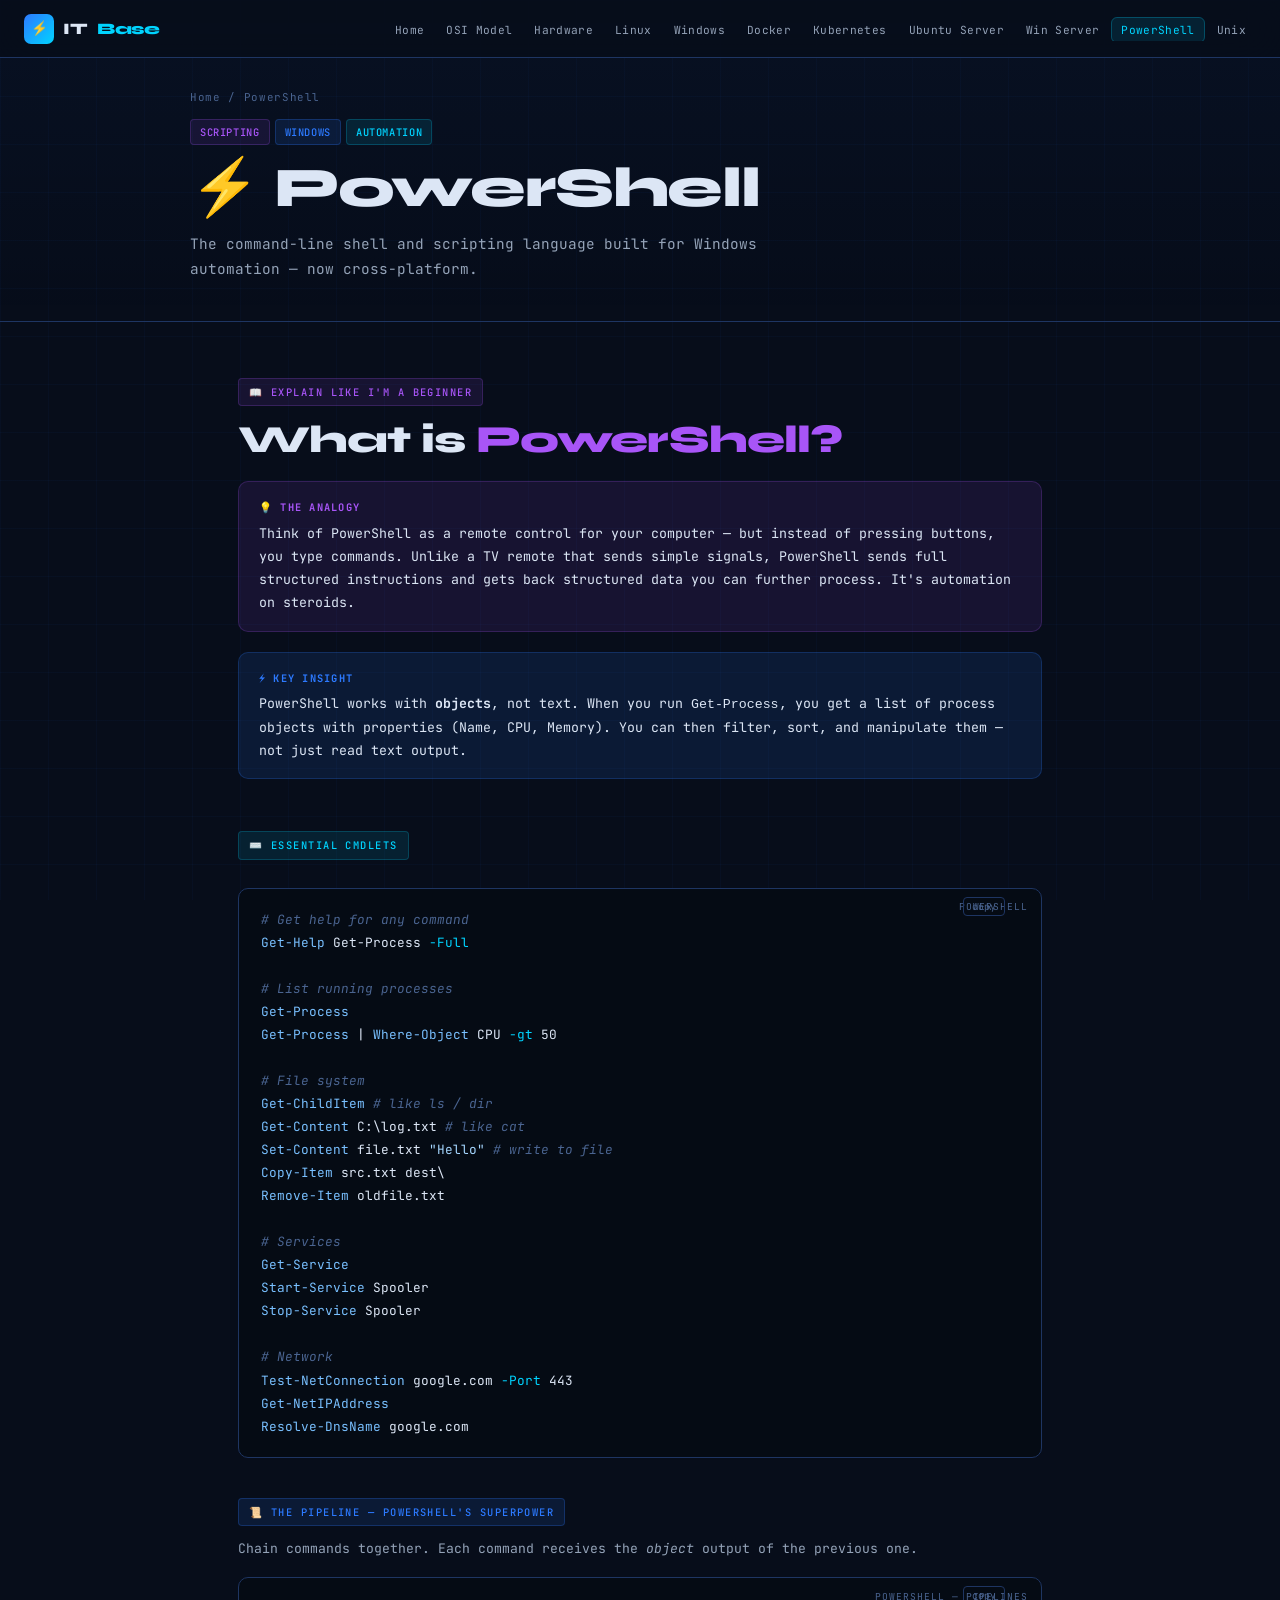
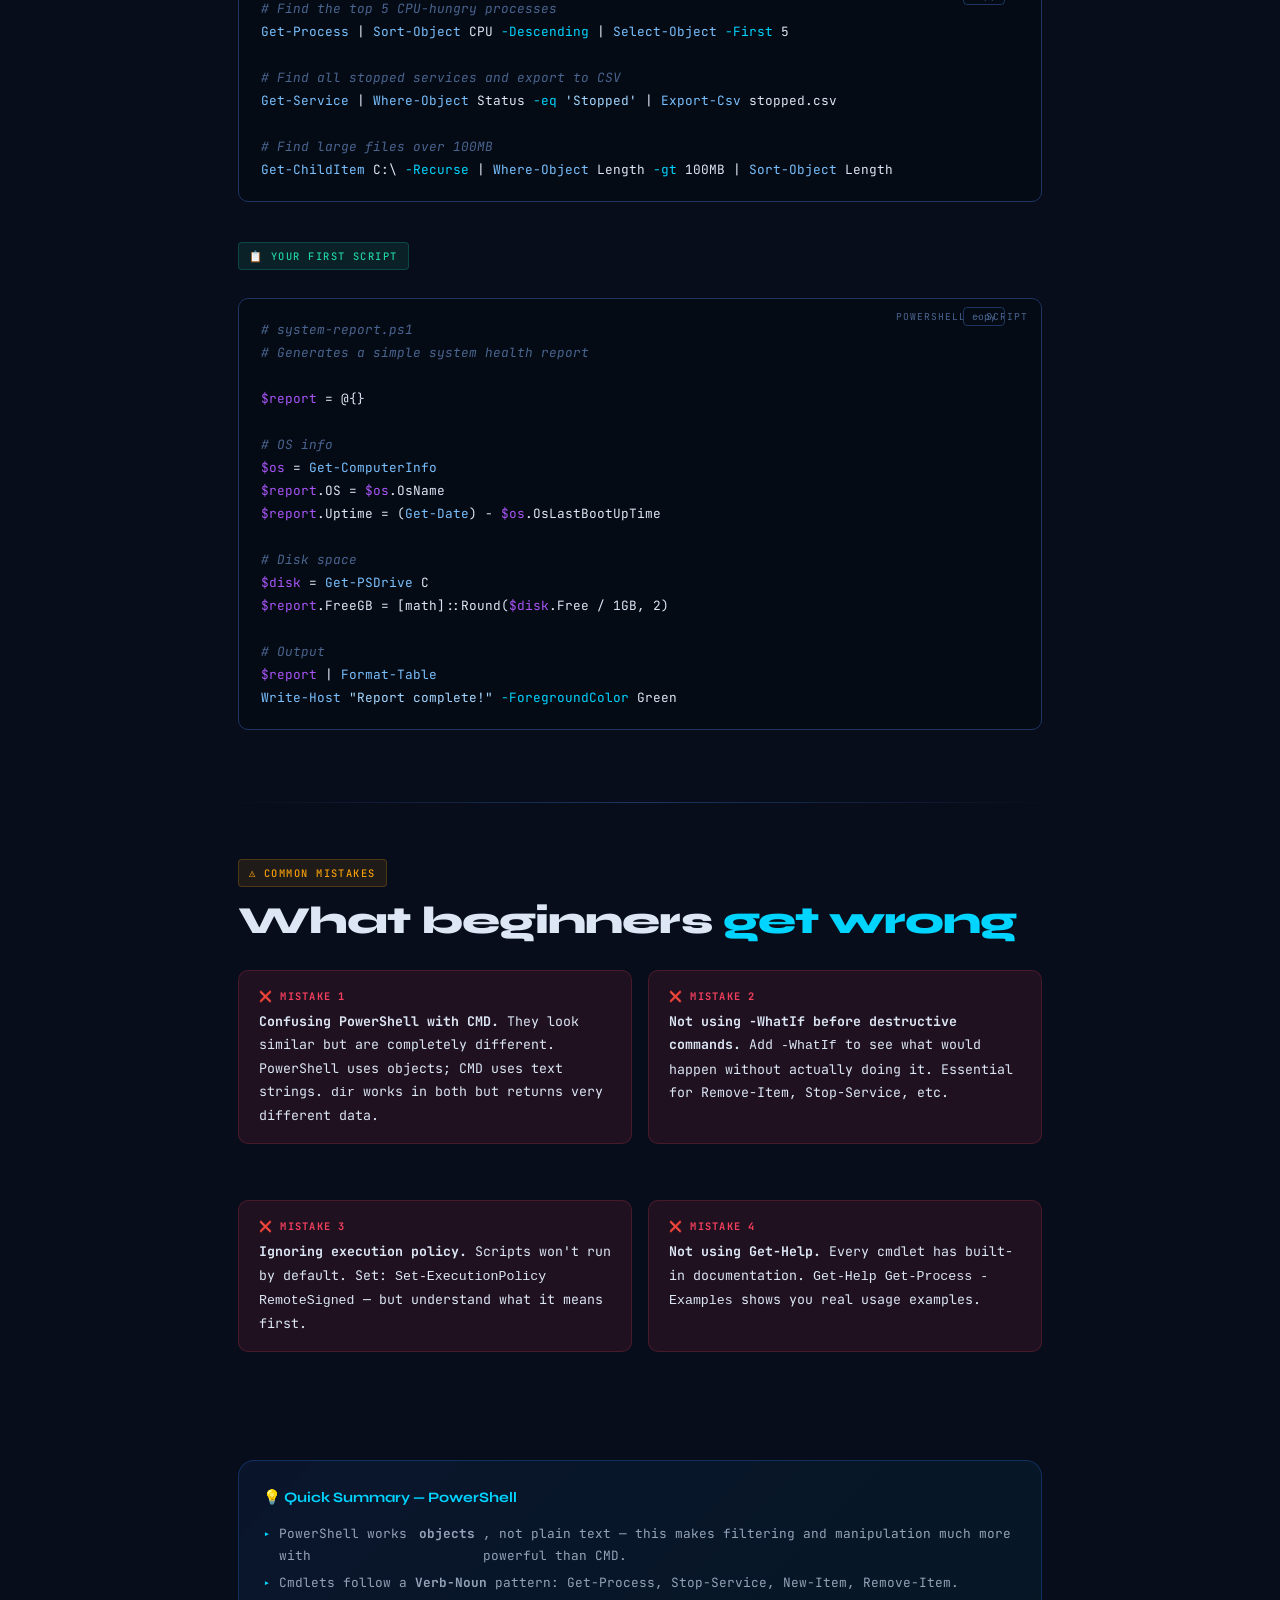
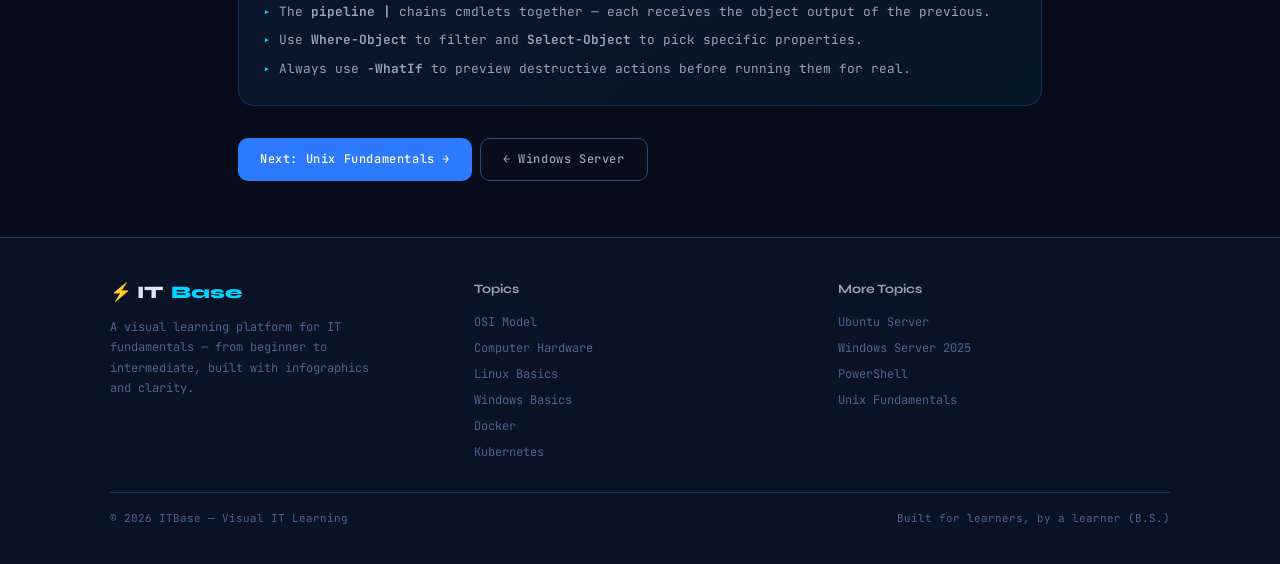
<file: powershell.html>
<!DOCTYPE html>
<html lang="en">
<head>
  <meta charset="UTF-8" />
  <meta name="viewport" content="width=device-width, initial-scale=1.0" />
  <title>PowerShell — ITBase</title>
  <link rel="stylesheet" href="styles/main.css" />
</head>
<body>
<div id="navbar-placeholder"></div>
<main>
  <header class="page-hero">
    <div class="page-hero-inner">
      <div class="breadcrumb"><a href="index.html">Home</a> / PowerShell</div>
      <div class="tags"><span class="tag tag-purple">SCRIPTING</span><span class="tag tag-blue">WINDOWS</span><span class="tag tag-cyan">AUTOMATION</span></div>
      <h1>⚡ PowerShell</h1>
      <p>The command-line shell and scripting language built for Windows automation — now cross-platform.</p>
    </div>
  </header>
  <div class="section-inner" style="max-width:900px;margin:0 auto;padding:0 1.5rem;">

    <section class="section">
      <div class="sec-label sec-label-purple">📖 EXPLAIN LIKE I'M A BEGINNER</div>
      <h2 class="sec-title">What is <span class="accent-purple">PowerShell?</span></h2>
      <div class="info-box ib-purple reveal"><span class="ib-label">💡 THE ANALOGY</span>Think of PowerShell as a remote control for your computer — but instead of pressing buttons, you type commands. Unlike a TV remote that sends simple signals, PowerShell sends full structured instructions and gets back structured data you can further process. It's automation on steroids.</div>

      <div class="info-box ib-blue reveal"><span class="ib-label">⚡ KEY INSIGHT</span>PowerShell works with <strong>objects</strong>, not text. When you run <code>Get-Process</code>, you get a list of process objects with properties (Name, CPU, Memory). You can then filter, sort, and manipulate them — not just read text output.</div>

      <div class="sec-label sec-label-cyan mt-4 reveal">⌨️ ESSENTIAL CMDLETS</div>
      <div class="code-block reveal"><div class="code-lang">POWERSHELL</div>
<span class="c-cmt"># Get help for any command</span><br>
<span class="c-cmd">Get-Help</span> Get-Process <span class="c-flag">-Full</span><br>
<br>
<span class="c-cmt"># List running processes</span><br>
<span class="c-cmd">Get-Process</span><br>
<span class="c-cmd">Get-Process</span> | <span class="c-cmd">Where-Object</span> CPU <span class="c-flag">-gt</span> 50<br>
<br>
<span class="c-cmt"># File system</span><br>
<span class="c-cmd">Get-ChildItem</span>                    <span class="c-cmt"># like ls / dir</span><br>
<span class="c-cmd">Get-Content</span> C:\log.txt           <span class="c-cmt"># like cat</span><br>
<span class="c-cmd">Set-Content</span> file.txt <span class="c-str">"Hello"</span>    <span class="c-cmt"># write to file</span><br>
<span class="c-cmd">Copy-Item</span> src.txt dest\<br>
<span class="c-cmd">Remove-Item</span> oldfile.txt<br>
<br>
<span class="c-cmt"># Services</span><br>
<span class="c-cmd">Get-Service</span><br>
<span class="c-cmd">Start-Service</span> Spooler<br>
<span class="c-cmd">Stop-Service</span> Spooler<br>
<br>
<span class="c-cmt"># Network</span><br>
<span class="c-cmd">Test-NetConnection</span> google.com <span class="c-flag">-Port</span> 443<br>
<span class="c-cmd">Get-NetIPAddress</span><br>
<span class="c-cmd">Resolve-DnsName</span> google.com</div>

      <div class="sec-label sec-label-blue mt-3 reveal">📜 THE PIPELINE — POWERSHELL'S SUPERPOWER</div>
      <p class="reveal" style="font-size:0.82rem;color:var(--text2);margin-bottom:1rem;">Chain commands together. Each command receives the <em>object</em> output of the previous one.</p>
      <div class="code-block reveal"><div class="code-lang">POWERSHELL — PIPELINES</div>
<span class="c-cmt"># Find the top 5 CPU-hungry processes</span><br>
<span class="c-cmd">Get-Process</span> | <span class="c-cmd">Sort-Object</span> CPU <span class="c-flag">-Descending</span> | <span class="c-cmd">Select-Object</span> <span class="c-flag">-First</span> 5<br>
<br>
<span class="c-cmt"># Find all stopped services and export to CSV</span><br>
<span class="c-cmd">Get-Service</span> | <span class="c-cmd">Where-Object</span> Status <span class="c-flag">-eq</span> <span class="c-str">'Stopped'</span> | <span class="c-cmd">Export-Csv</span> stopped.csv<br>
<br>
<span class="c-cmt"># Find large files over 100MB</span><br>
<span class="c-cmd">Get-ChildItem</span> C:\ <span class="c-flag">-Recurse</span> | <span class="c-cmd">Where-Object</span> Length <span class="c-flag">-gt</span> 100MB | <span class="c-cmd">Sort-Object</span> Length</div>

      <div class="sec-label sec-label-green mt-3 reveal">📋 YOUR FIRST SCRIPT</div>
      <div class="code-block reveal"><div class="code-lang">POWERSHELL — SCRIPT</div>
<span class="c-cmt"># system-report.ps1</span><br>
<span class="c-cmt"># Generates a simple system health report</span><br>
<br>
<span class="c-kw">$report</span> = @{}<br>
<br>
<span class="c-cmt"># OS info</span><br>
<span class="c-kw">$os</span> = <span class="c-cmd">Get-ComputerInfo</span><br>
<span class="c-kw">$report</span>.OS = <span class="c-kw">$os</span>.OsName<br>
<span class="c-kw">$report</span>.Uptime = (<span class="c-cmd">Get-Date</span>) - <span class="c-kw">$os</span>.OsLastBootUpTime<br>
<br>
<span class="c-cmt"># Disk space</span><br>
<span class="c-kw">$disk</span> = <span class="c-cmd">Get-PSDrive</span> C<br>
<span class="c-kw">$report</span>.FreeGB = [math]::Round(<span class="c-kw">$disk</span>.Free / 1GB, 2)<br>
<br>
<span class="c-cmt"># Output</span><br>
<span class="c-kw">$report</span> | <span class="c-cmd">Format-Table</span><br>
<span class="c-cmd">Write-Host</span> <span class="c-str">"Report complete!"</span> <span class="c-flag">-ForegroundColor</span> Green</div>
    </section>

    <div class="divider"></div>

    <section class="section">
      <div class="sec-label sec-label-amber">⚠️ COMMON MISTAKES</div>
      <h2 class="sec-title">What beginners <span class="accent-cyan">get wrong</span></h2>
      <div class="grid-2 reveal">
        <div class="info-box ib-red"><span class="ib-label">❌ MISTAKE 1</span><strong>Confusing PowerShell with CMD.</strong> They look similar but are completely different. PowerShell uses objects; CMD uses text strings. <code>dir</code> works in both but returns very different data.</div>
        <div class="info-box ib-red"><span class="ib-label">❌ MISTAKE 2</span><strong>Not using -WhatIf before destructive commands.</strong> Add <code>-WhatIf</code> to see what would happen without actually doing it. Essential for Remove-Item, Stop-Service, etc.</div>
        <div class="info-box ib-red"><span class="ib-label">❌ MISTAKE 3</span><strong>Ignoring execution policy.</strong> Scripts won't run by default. Set: <code>Set-ExecutionPolicy RemoteSigned</code> — but understand what it means first.</div>
        <div class="info-box ib-red"><span class="ib-label">❌ MISTAKE 4</span><strong>Not using Get-Help.</strong> Every cmdlet has built-in documentation. <code>Get-Help Get-Process -Examples</code> shows you real usage examples.</div>
      </div>
    </section>

    <section class="section" style="padding-top:0;">
      <div class="summary-box reveal">
        <div class="summary-title">💡 Quick Summary — PowerShell</div>
        <div class="summary-points">
          <div class="summary-point">PowerShell works with <strong>objects</strong>, not plain text — this makes filtering and manipulation much more powerful than CMD.</div>
          <div class="summary-point">Cmdlets follow a <strong>Verb-Noun</strong> pattern: Get-Process, Stop-Service, New-Item, Remove-Item.</div>
          <div class="summary-point">The <strong>pipeline |</strong> chains cmdlets together — each receives the object output of the previous.</div>
          <div class="summary-point">Use <strong>Where-Object</strong> to filter and <strong>Select-Object</strong> to pick specific properties.</div>
          <div class="summary-point">Always use <strong>-WhatIf</strong> to preview destructive actions before running them for real.</div>
        </div>
      </div>
      <div class="flex gap-sm mt-2 reveal">
        <a href="unix.html" class="btn btn-primary">Next: Unix Fundamentals →</a>
        <a href="windows-server.html" class="btn btn-ghost">← Windows Server</a>
      </div>
    </section>

  </div>
</main>
<div id="footer-placeholder"></div>
<script src="scripts/main.js"></script>
</body>
</html>
</file>
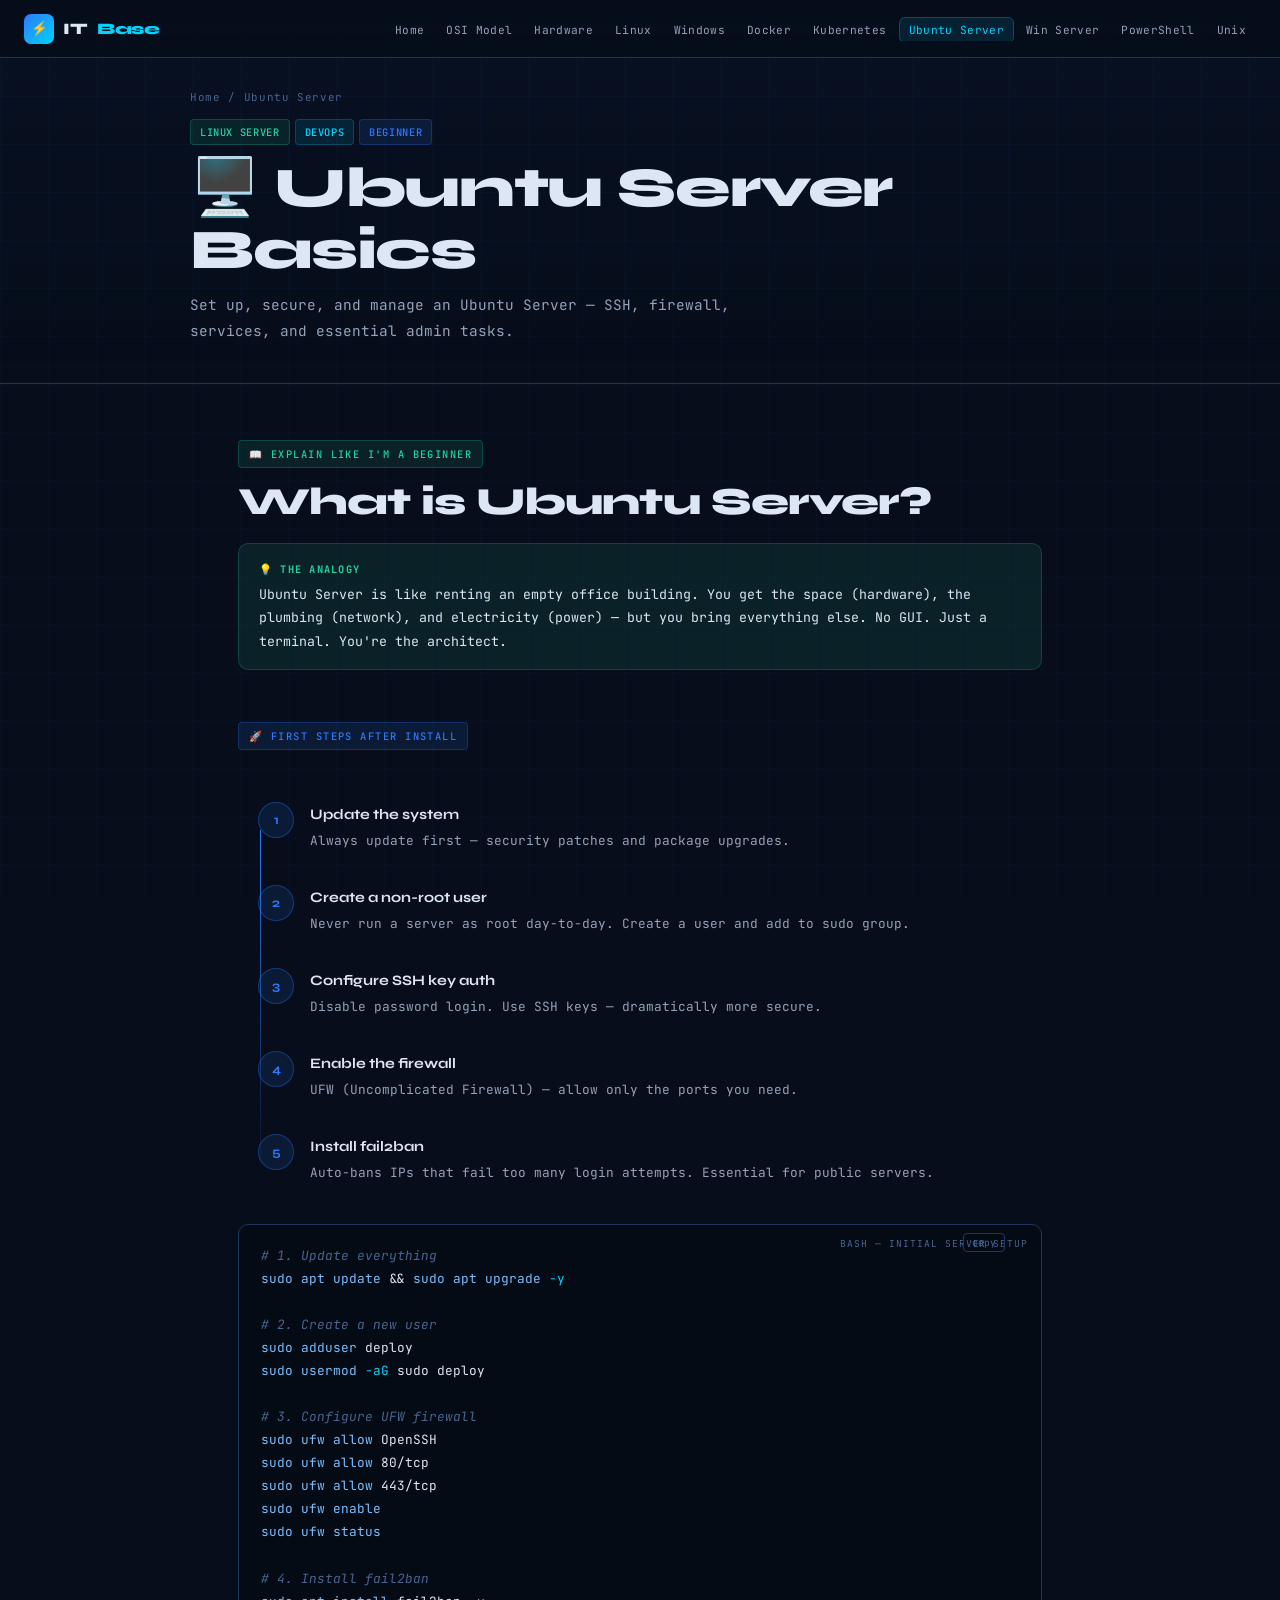
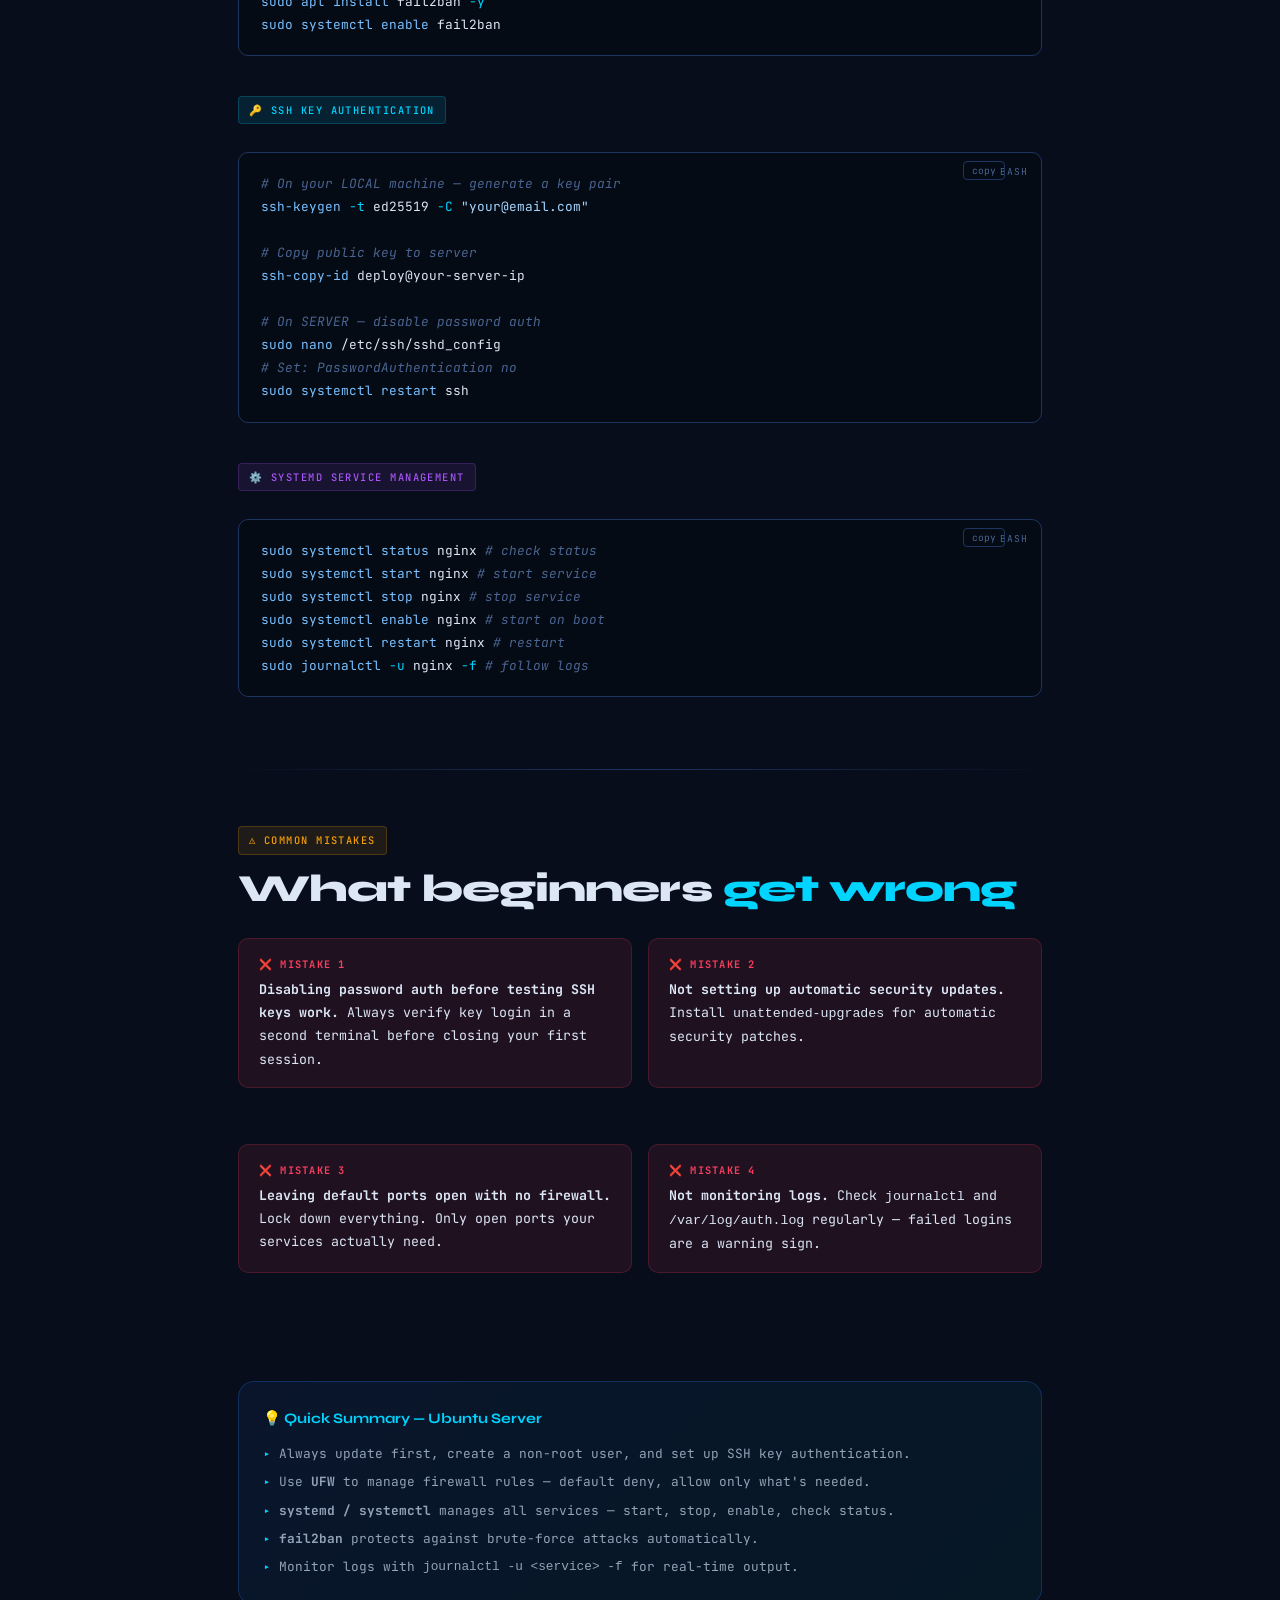
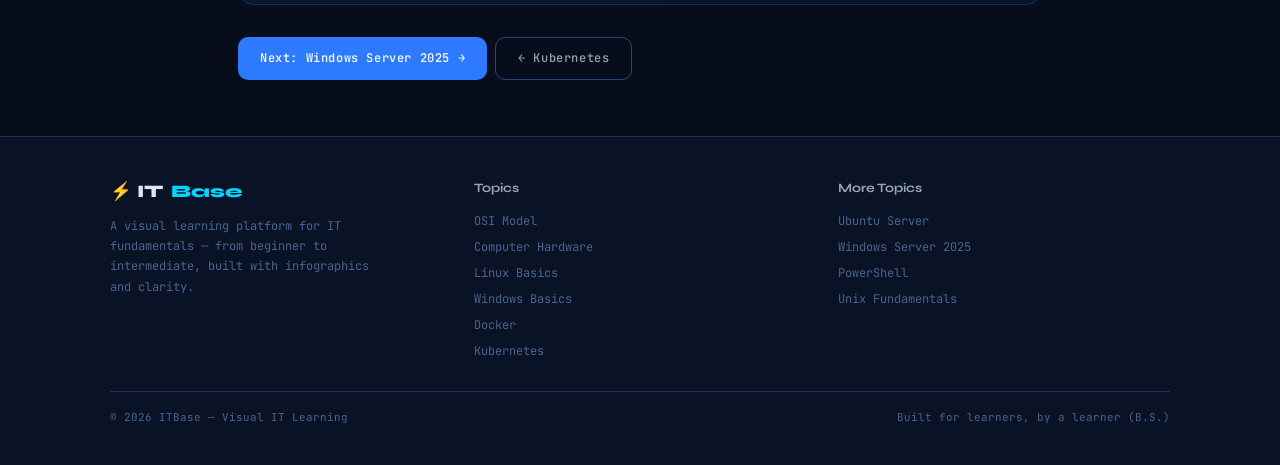
<file: ubuntu-server.html>
<!DOCTYPE html>
<html lang="en">
<head>
  <meta charset="UTF-8" />
  <meta name="viewport" content="width=device-width, initial-scale=1.0" />
  <title>Ubuntu Server — ITBase</title>
  <link rel="stylesheet" href="styles/main.css" />
</head>
<body>
<div id="navbar-placeholder"></div>
<main>
  <header class="page-hero">
    <div class="page-hero-inner">
      <div class="breadcrumb"><a href="index.html">Home</a> / Ubuntu Server</div>
      <div class="tags"><span class="tag tag-green">LINUX SERVER</span><span class="tag tag-cyan">DEVOPS</span><span class="tag tag-blue">BEGINNER</span></div>
      <h1>🖥️ Ubuntu Server Basics</h1>
      <p>Set up, secure, and manage an Ubuntu Server — SSH, firewall, services, and essential admin tasks.</p>
    </div>
  </header>
  <div class="section-inner" style="max-width:900px;margin:0 auto;padding:0 1.5rem;">

    <section class="section">
      <div class="sec-label sec-label-green">📖 EXPLAIN LIKE I'M A BEGINNER</div>
      <h2 class="sec-title">What is <span class="accent-green">Ubuntu Server?</span></h2>
      <div class="info-box ib-green reveal"><span class="ib-label">💡 THE ANALOGY</span>Ubuntu Server is like renting an empty office building. You get the space (hardware), the plumbing (network), and electricity (power) — but you bring everything else. No GUI. Just a terminal. You're the architect.</div>

      <div class="sec-label sec-label-blue mt-4 reveal">🚀 FIRST STEPS AFTER INSTALL</div>
      <div class="steps reveal">
        <div class="step"><div class="step-num">1</div><div class="step-content"><div class="step-title">Update the system</div><div class="step-body">Always update first — security patches and package upgrades.</div></div></div>
        <div class="step"><div class="step-num">2</div><div class="step-content"><div class="step-title">Create a non-root user</div><div class="step-body">Never run a server as root day-to-day. Create a user and add to sudo group.</div></div></div>
        <div class="step"><div class="step-num">3</div><div class="step-content"><div class="step-title">Configure SSH key auth</div><div class="step-body">Disable password login. Use SSH keys — dramatically more secure.</div></div></div>
        <div class="step"><div class="step-num">4</div><div class="step-content"><div class="step-title">Enable the firewall</div><div class="step-body">UFW (Uncomplicated Firewall) — allow only the ports you need.</div></div></div>
        <div class="step"><div class="step-num">5</div><div class="step-content"><div class="step-title">Install fail2ban</div><div class="step-body">Auto-bans IPs that fail too many login attempts. Essential for public servers.</div></div></div>
      </div>

      <div class="code-block reveal"><div class="code-lang">BASH — INITIAL SERVER SETUP</div>
<span class="c-cmt"># 1. Update everything</span><br>
<span class="c-cmd">sudo apt update</span> &amp;&amp; <span class="c-cmd">sudo apt upgrade</span> <span class="c-flag">-y</span><br>
<br>
<span class="c-cmt"># 2. Create a new user</span><br>
<span class="c-cmd">sudo adduser</span> deploy<br>
<span class="c-cmd">sudo usermod</span> <span class="c-flag">-aG</span> sudo deploy<br>
<br>
<span class="c-cmt"># 3. Configure UFW firewall</span><br>
<span class="c-cmd">sudo ufw allow</span> OpenSSH<br>
<span class="c-cmd">sudo ufw allow</span> 80/tcp<br>
<span class="c-cmd">sudo ufw allow</span> 443/tcp<br>
<span class="c-cmd">sudo ufw enable</span><br>
<span class="c-cmd">sudo ufw status</span><br>
<br>
<span class="c-cmt"># 4. Install fail2ban</span><br>
<span class="c-cmd">sudo apt install</span> fail2ban <span class="c-flag">-y</span><br>
<span class="c-cmd">sudo systemctl enable</span> fail2ban</div>

      <div class="sec-label sec-label-cyan mt-3 reveal">🔑 SSH KEY AUTHENTICATION</div>
      <div class="code-block reveal"><div class="code-lang">BASH</div>
<span class="c-cmt"># On your LOCAL machine — generate a key pair</span><br>
<span class="c-cmd">ssh-keygen</span> <span class="c-flag">-t</span> ed25519 <span class="c-flag">-C</span> <span class="c-str">"your@email.com"</span><br>
<br>
<span class="c-cmt"># Copy public key to server</span><br>
<span class="c-cmd">ssh-copy-id</span> deploy@your-server-ip<br>
<br>
<span class="c-cmt"># On SERVER — disable password auth</span><br>
<span class="c-cmd">sudo nano</span> /etc/ssh/sshd_config<br>
<span class="c-cmt"># Set: PasswordAuthentication no</span><br>
<span class="c-cmd">sudo systemctl restart</span> ssh</div>

      <div class="sec-label sec-label-purple mt-3 reveal">⚙️ SYSTEMD SERVICE MANAGEMENT</div>
      <div class="code-block reveal"><div class="code-lang">BASH</div>
<span class="c-cmd">sudo systemctl status</span> nginx      <span class="c-cmt"># check status</span><br>
<span class="c-cmd">sudo systemctl start</span> nginx       <span class="c-cmt"># start service</span><br>
<span class="c-cmd">sudo systemctl stop</span> nginx        <span class="c-cmt"># stop service</span><br>
<span class="c-cmd">sudo systemctl enable</span> nginx      <span class="c-cmt"># start on boot</span><br>
<span class="c-cmd">sudo systemctl restart</span> nginx     <span class="c-cmt"># restart</span><br>
<span class="c-cmd">sudo journalctl</span> <span class="c-flag">-u</span> nginx <span class="c-flag">-f</span>     <span class="c-cmt"># follow logs</span></div>
    </section>

    <div class="divider"></div>

    <section class="section">
      <div class="sec-label sec-label-amber">⚠️ COMMON MISTAKES</div>
      <h2 class="sec-title">What beginners <span class="accent-cyan">get wrong</span></h2>
      <div class="grid-2 reveal">
        <div class="info-box ib-red"><span class="ib-label">❌ MISTAKE 1</span><strong>Disabling password auth before testing SSH keys work.</strong> Always verify key login in a second terminal before closing your first session.</div>
        <div class="info-box ib-red"><span class="ib-label">❌ MISTAKE 2</span><strong>Not setting up automatic security updates.</strong> Install <code>unattended-upgrades</code> for automatic security patches.</div>
        <div class="info-box ib-red"><span class="ib-label">❌ MISTAKE 3</span><strong>Leaving default ports open with no firewall.</strong> Lock down everything. Only open ports your services actually need.</div>
        <div class="info-box ib-red"><span class="ib-label">❌ MISTAKE 4</span><strong>Not monitoring logs.</strong> Check <code>journalctl</code> and <code>/var/log/auth.log</code> regularly — failed logins are a warning sign.</div>
      </div>
    </section>

    <section class="section" style="padding-top:0;">
      <div class="summary-box reveal">
        <div class="summary-title">💡 Quick Summary — Ubuntu Server</div>
        <div class="summary-points">
          <div class="summary-point">Always update first, create a non-root user, and set up SSH key authentication.</div>
          <div class="summary-point">Use <strong>UFW</strong> to manage firewall rules — default deny, allow only what's needed.</div>
          <div class="summary-point"><strong>systemd / systemctl</strong> manages all services — start, stop, enable, check status.</div>
          <div class="summary-point"><strong>fail2ban</strong> protects against brute-force attacks automatically.</div>
          <div class="summary-point">Monitor logs with <code>journalctl -u &lt;service&gt; -f</code> for real-time output.</div>
        </div>
      </div>
      <div class="flex gap-sm mt-2 reveal">
        <a href="windows-server.html" class="btn btn-primary">Next: Windows Server 2025 →</a>
        <a href="kubernetes.html" class="btn btn-ghost">← Kubernetes</a>
      </div>
    </section>

  </div>
</main>
<div id="footer-placeholder"></div>
<script src="scripts/main.js"></script>
</body>
</html>
</file>
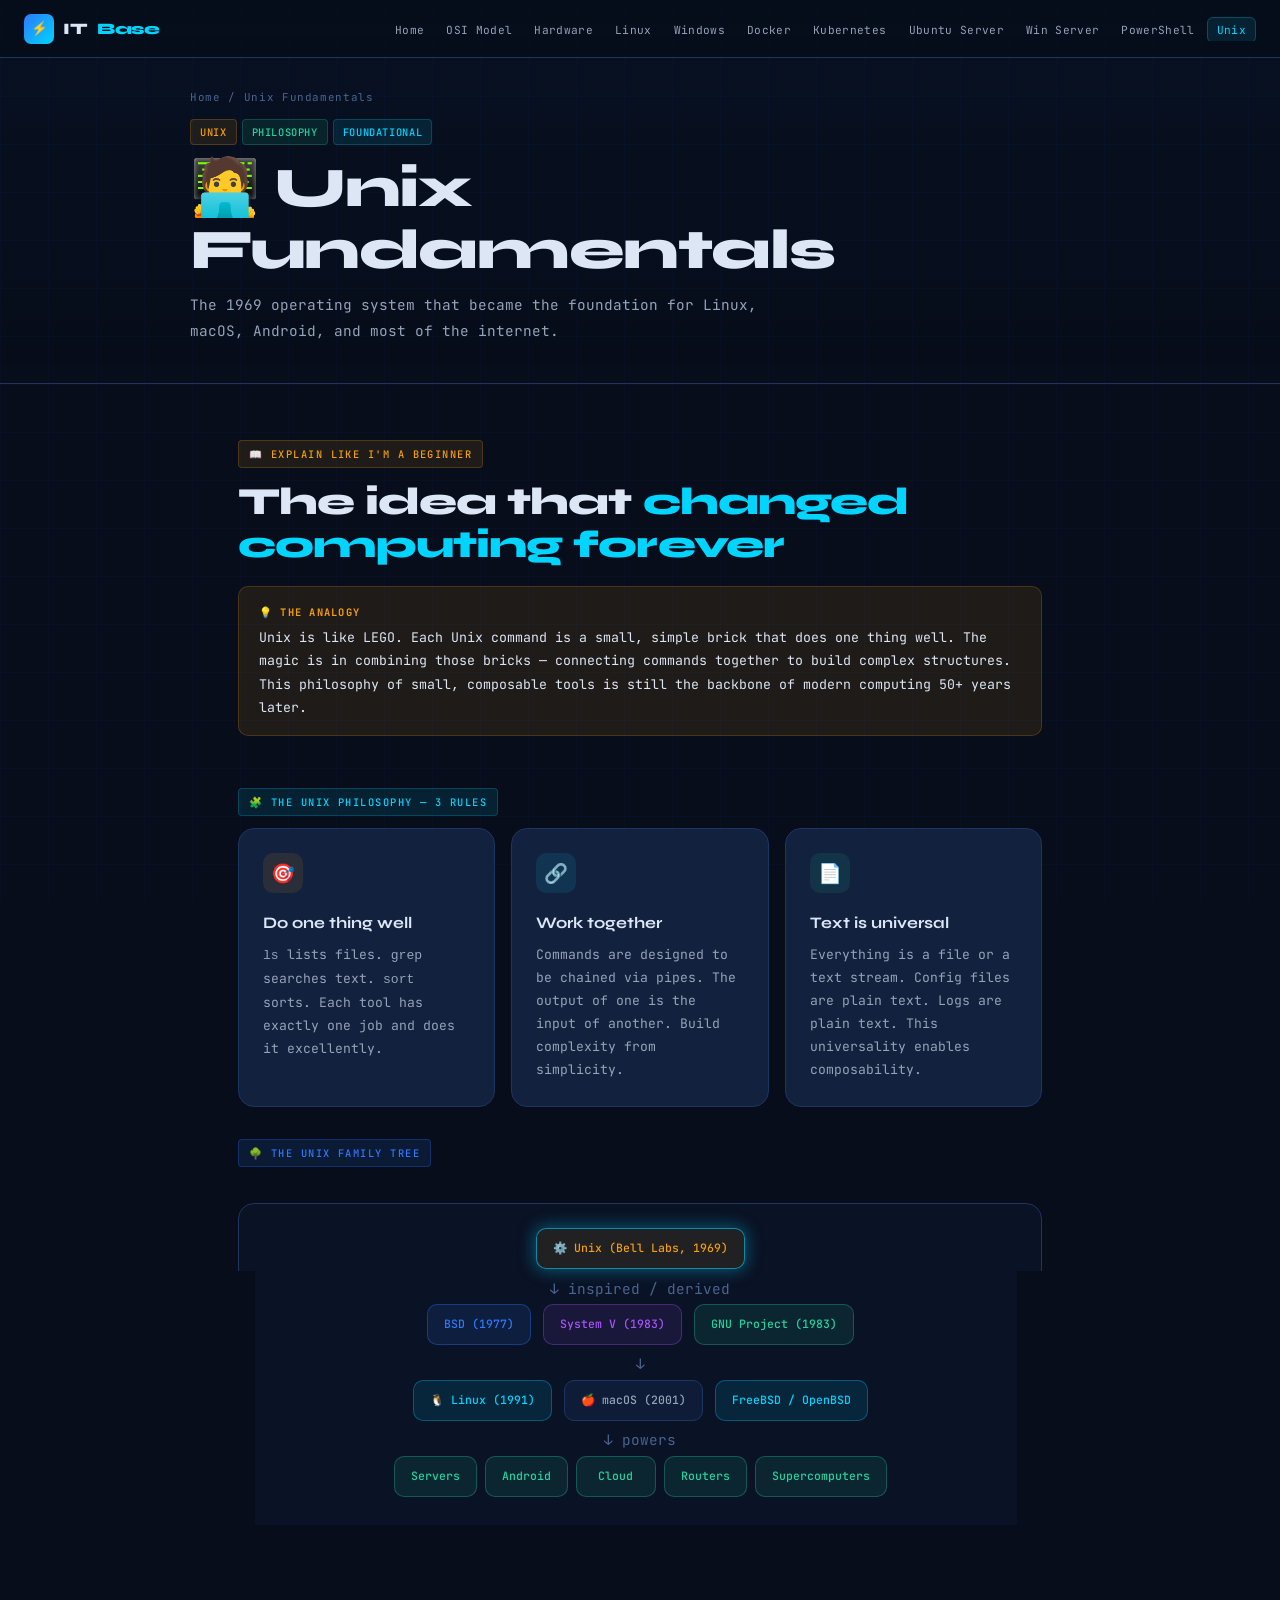
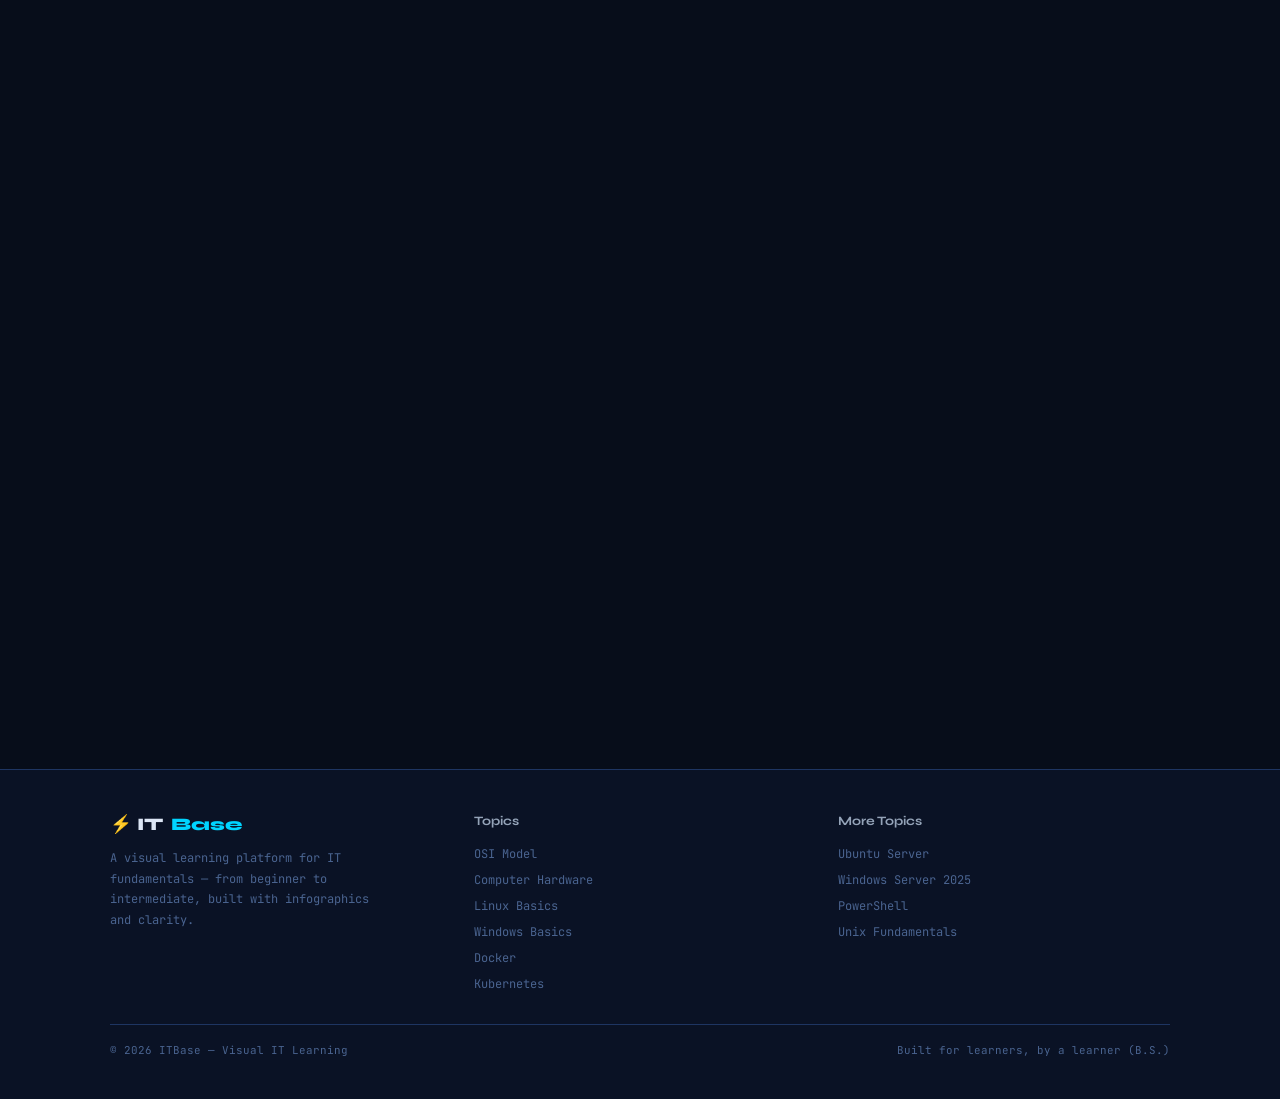
<file: unix.html>
<!DOCTYPE html>
<html lang="en">
<head>
  <meta charset="UTF-8" />
  <meta name="viewport" content="width=device-width, initial-scale=1.0" />
  <title>Unix Fundamentals — ITBase</title>
  <link rel="stylesheet" href="styles/main.css" />
</head>
<body>
<div id="navbar-placeholder"></div>
<main>
  <header class="page-hero">
    <div class="page-hero-inner">
      <div class="breadcrumb"><a href="index.html">Home</a> / Unix Fundamentals</div>
      <div class="tags"><span class="tag tag-amber">UNIX</span><span class="tag tag-green">PHILOSOPHY</span><span class="tag tag-cyan">FOUNDATIONAL</span></div>
      <h1>🧑‍💻 Unix Fundamentals</h1>
      <p>The 1969 operating system that became the foundation for Linux, macOS, Android, and most of the internet.</p>
    </div>
  </header>
  <div class="section-inner" style="max-width:900px;margin:0 auto;padding:0 1.5rem;">

    <section class="section">
      <div class="sec-label sec-label-amber">📖 EXPLAIN LIKE I'M A BEGINNER</div>
      <h2 class="sec-title">The idea that <span class="accent-cyan">changed computing forever</span></h2>
      <div class="info-box ib-amber reveal"><span class="ib-label">💡 THE ANALOGY</span>Unix is like LEGO. Each Unix command is a small, simple brick that does one thing well. The magic is in combining those bricks — connecting commands together to build complex structures. This philosophy of small, composable tools is still the backbone of modern computing 50+ years later.</div>

      <div class="sec-label sec-label-cyan mt-4 reveal">🧩 THE UNIX PHILOSOPHY — 3 RULES</div>
      <div class="grid-3 reveal">
        <div class="card card-glow card-amber">
          <div class="card-icon icon-amber">🎯</div>
          <div class="card-title">Do one thing well</div>
          <div class="card-body"><code>ls</code> lists files. <code>grep</code> searches text. <code>sort</code> sorts. Each tool has exactly one job and does it excellently.</div>
        </div>
        <div class="card card-glow card-cyan">
          <div class="card-icon icon-cyan">🔗</div>
          <div class="card-title">Work together</div>
          <div class="card-body">Commands are designed to be chained via pipes. The output of one is the input of another. Build complexity from simplicity.</div>
        </div>
        <div class="card card-glow card-green">
          <div class="card-icon icon-green">📄</div>
          <div class="card-title">Text is universal</div>
          <div class="card-body">Everything is a file or a text stream. Config files are plain text. Logs are plain text. This universality enables composability.</div>
        </div>
      </div>

      <!-- ── UNIX FAMILY TREE ── -->
      <div class="sec-label sec-label-blue mt-4 reveal">🌳 THE UNIX FAMILY TREE</div>
      <div class="arch-diagram reveal">
        <div class="arch-row"><div class="arch-node an-amber" style="min-width:180px;">⚙️ Unix (Bell Labs, 1969)</div></div>
        <div class="arch-arrow-down">↓ inspired / derived</div>
        <div class="arch-row" style="gap:0.75rem;">
          <div class="arch-node an-blue">BSD (1977)</div>
          <div class="arch-node an-purple">System V (1983)</div>
          <div class="arch-node an-green">GNU Project (1983)</div>
        </div>
        <div class="arch-arrow-down">↓</div>
        <div class="arch-row" style="gap:0.75rem;">
          <div class="arch-node an-cyan">🐧 Linux (1991)</div>
          <div class="arch-node an-gray">🍎 macOS (2001)</div>
          <div class="arch-node an-cyan">FreeBSD / OpenBSD</div>
        </div>
        <div class="arch-arrow-down">↓ powers</div>
        <div class="arch-row" style="gap:0.5rem;flex-wrap:wrap;">
          <div class="arch-node an-green">Servers</div>
          <div class="arch-node an-green">Android</div>
          <div class="arch-node an-green">Cloud</div>
          <div class="arch-node an-green">Routers</div>
          <div class="arch-node an-green">Supercomputers</div>
        </div>
      </div>

      <div class="sec-label sec-label-purple mt-4 reveal">🔧 CORE UNIX TOOLS — STILL USED DAILY</div>
      <div class="code-block reveal"><div class="code-lang">BASH / SH</div>
<span class="c-cmt"># Text processing — Unix's greatest strength</span><br>
<span class="c-cmd">grep</span> <span class="c-str">"ERROR"</span> /var/log/syslog     <span class="c-cmt"># search text</span><br>
<span class="c-cmd">sed</span> <span class="c-str">'s/old/new/g'</span> file.txt        <span class="c-cmt"># find/replace</span><br>
<span class="c-cmd">awk</span> <span class="c-str">'{print $1, $3}'</span> data.txt      <span class="c-cmt"># extract columns</span><br>
<span class="c-cmd">cut</span> <span class="c-flag">-d</span><span class="c-str">','</span> <span class="c-flag">-f</span>1 data.csv           <span class="c-cmt"># cut CSV column 1</span><br>
<span class="c-cmd">sort</span> names.txt | <span class="c-cmd">uniq</span>              <span class="c-cmt"># sort and deduplicate</span><br>
<span class="c-cmd">wc</span> <span class="c-flag">-l</span> file.txt                    <span class="c-cmt"># count lines</span><br>
<br>
<span class="c-cmt"># The classic Unix pipeline — count ERROR lines</span><br>
<span class="c-cmd">cat</span> /var/log/syslog | <span class="c-cmd">grep</span> <span class="c-str">"ERROR"</span> | <span class="c-cmd">wc</span> <span class="c-flag">-l</span><br>
<br>
<span class="c-cmt"># Find + process in one line</span><br>
<span class="c-cmd">find</span> /logs <span class="c-flag">-name</span> <span class="c-str">"*.log"</span> <span class="c-flag">-mtime</span> +30 | <span class="c-cmd">xargs</span> rm</div>

      <div class="sec-label sec-label-green mt-3 reveal">🐚 SHELLS — YOUR INTERFACE TO UNIX</div>
      <table class="compare-table reveal">
        <thead><tr><th>Shell</th><th>Full Name</th><th>Known For</th><th>Used In</th></tr></thead>
        <tbody>
          <tr><td>sh</td><td>Bourne Shell</td><td>The original. Simple, portable.</td><td>Scripts, base of all shells</td></tr>
          <tr><td>bash</td><td>Bourne Again Shell</td><td>Most popular. Feature-rich.</td><td>Linux default</td></tr>
          <tr><td>zsh</td><td>Z Shell</td><td>Better autocomplete + plugins.</td><td>macOS default</td></tr>
          <tr><td>fish</td><td>Friendly Interactive Shell</td><td>User-friendly, colorful syntax.</td><td>Developer preference</td></tr>
          <tr><td>ksh</td><td>Korn Shell</td><td>Powerful scripting.</td><td>Enterprise Unix/AIX</td></tr>
        </tbody>
      </table>

      <div class="sec-label sec-label-amber mt-3 reveal">⚙️ PROCESSES AND SIGNALS</div>
      <div class="code-block reveal"><div class="code-lang">BASH</div>
<span class="c-cmt"># View processes</span><br>
<span class="c-cmd">ps</span> aux | <span class="c-cmd">grep</span> nginx<br>
<span class="c-cmd">pgrep</span> nginx                         <span class="c-cmt"># just get PIDs</span><br>
<br>
<span class="c-cmt"># Send signals</span><br>
<span class="c-cmd">kill</span> <span class="c-flag">-15</span> &lt;PID&gt;                     <span class="c-cmt"># SIGTERM — graceful stop</span><br>
<span class="c-cmd">kill</span> <span class="c-flag">-9</span>  &lt;PID&gt;                     <span class="c-cmt"># SIGKILL — force stop</span><br>
<span class="c-cmd">kill</span> <span class="c-flag">-1</span>  &lt;PID&gt;                     <span class="c-cmt"># SIGHUP — reload config</span><br>
<br>
<span class="c-cmt"># Background jobs</span><br>
<span class="c-cmd">sleep</span> 60 &amp;                          <span class="c-cmt"># run in background</span><br>
<span class="c-cmd">jobs</span>                                <span class="c-cmt"># list background jobs</span><br>
<span class="c-cmd">fg</span> %1                               <span class="c-cmt"># bring job to foreground</span></div>
    </section>

    <div class="divider"></div>

    <section class="section">
      <div class="sec-label sec-label-amber">⚠️ COMMON MISTAKES</div>
      <h2 class="sec-title">What beginners <span class="accent-cyan">get wrong</span></h2>
      <div class="grid-2 reveal">
        <div class="info-box ib-red"><span class="ib-label">❌ MISTAKE 1</span><strong>Thinking Linux = Unix.</strong> Linux is Unix-like and follows Unix philosophy, but it's not Unix. macOS is actually certified Unix. Linux is POSIX-compliant but a separate family.</div>
        <div class="info-box ib-red"><span class="ib-label">❌ MISTAKE 2</span><strong>Using SIGKILL (-9) for everything.</strong> Always try SIGTERM (-15) first — it lets the process clean up. SIGKILL (-9) doesn't let the process do anything before dying.</div>
        <div class="info-box ib-red"><span class="ib-label">❌ MISTAKE 3</span><strong>Writing non-portable shell scripts.</strong> Bash features don't work in sh. Use <code>#!/bin/bash</code> explicitly or stick to POSIX sh if you need portability.</div>
        <div class="info-box ib-red"><span class="ib-label">❌ MISTAKE 4</span><strong>Underestimating text tools.</strong> grep, awk, sed, sort, cut, uniq — beginners skip these. Mastering them makes you dramatically more productive than any GUI tool.</div>
      </div>
    </section>

    <section class="section" style="padding-top:0;">
      <div class="summary-box reveal">
        <div class="summary-title">💡 Quick Summary — Unix Fundamentals</div>
        <div class="summary-points">
          <div class="summary-point">Unix philosophy: <strong>small tools that do one thing well, designed to work together via pipes</strong>.</div>
          <div class="summary-point">Everything is a file — devices, processes, network sockets. This universality powers Unix's composability.</div>
          <div class="summary-point">The pipe <strong>|</strong> connects commands — the output of one becomes input to the next.</div>
          <div class="summary-point">Master <strong>grep, awk, sed, sort, cut, wc</strong> — these text tools are the Swiss Army knife of Unix.</div>
          <div class="summary-point">Linux and macOS are both Unix descendants — Unix fundamentals apply directly to both.</div>
        </div>
      </div>
      <div class="flex gap-sm mt-2 reveal">
        <a href="index.html" class="btn btn-primary">← Back to All Topics</a>
        <a href="powershell.html" class="btn btn-ghost">← PowerShell</a>
      </div>
    </section>

  </div>
</main>
<div id="footer-placeholder"></div>
<script src="scripts/main.js"></script>
</body>
</html>
</file>
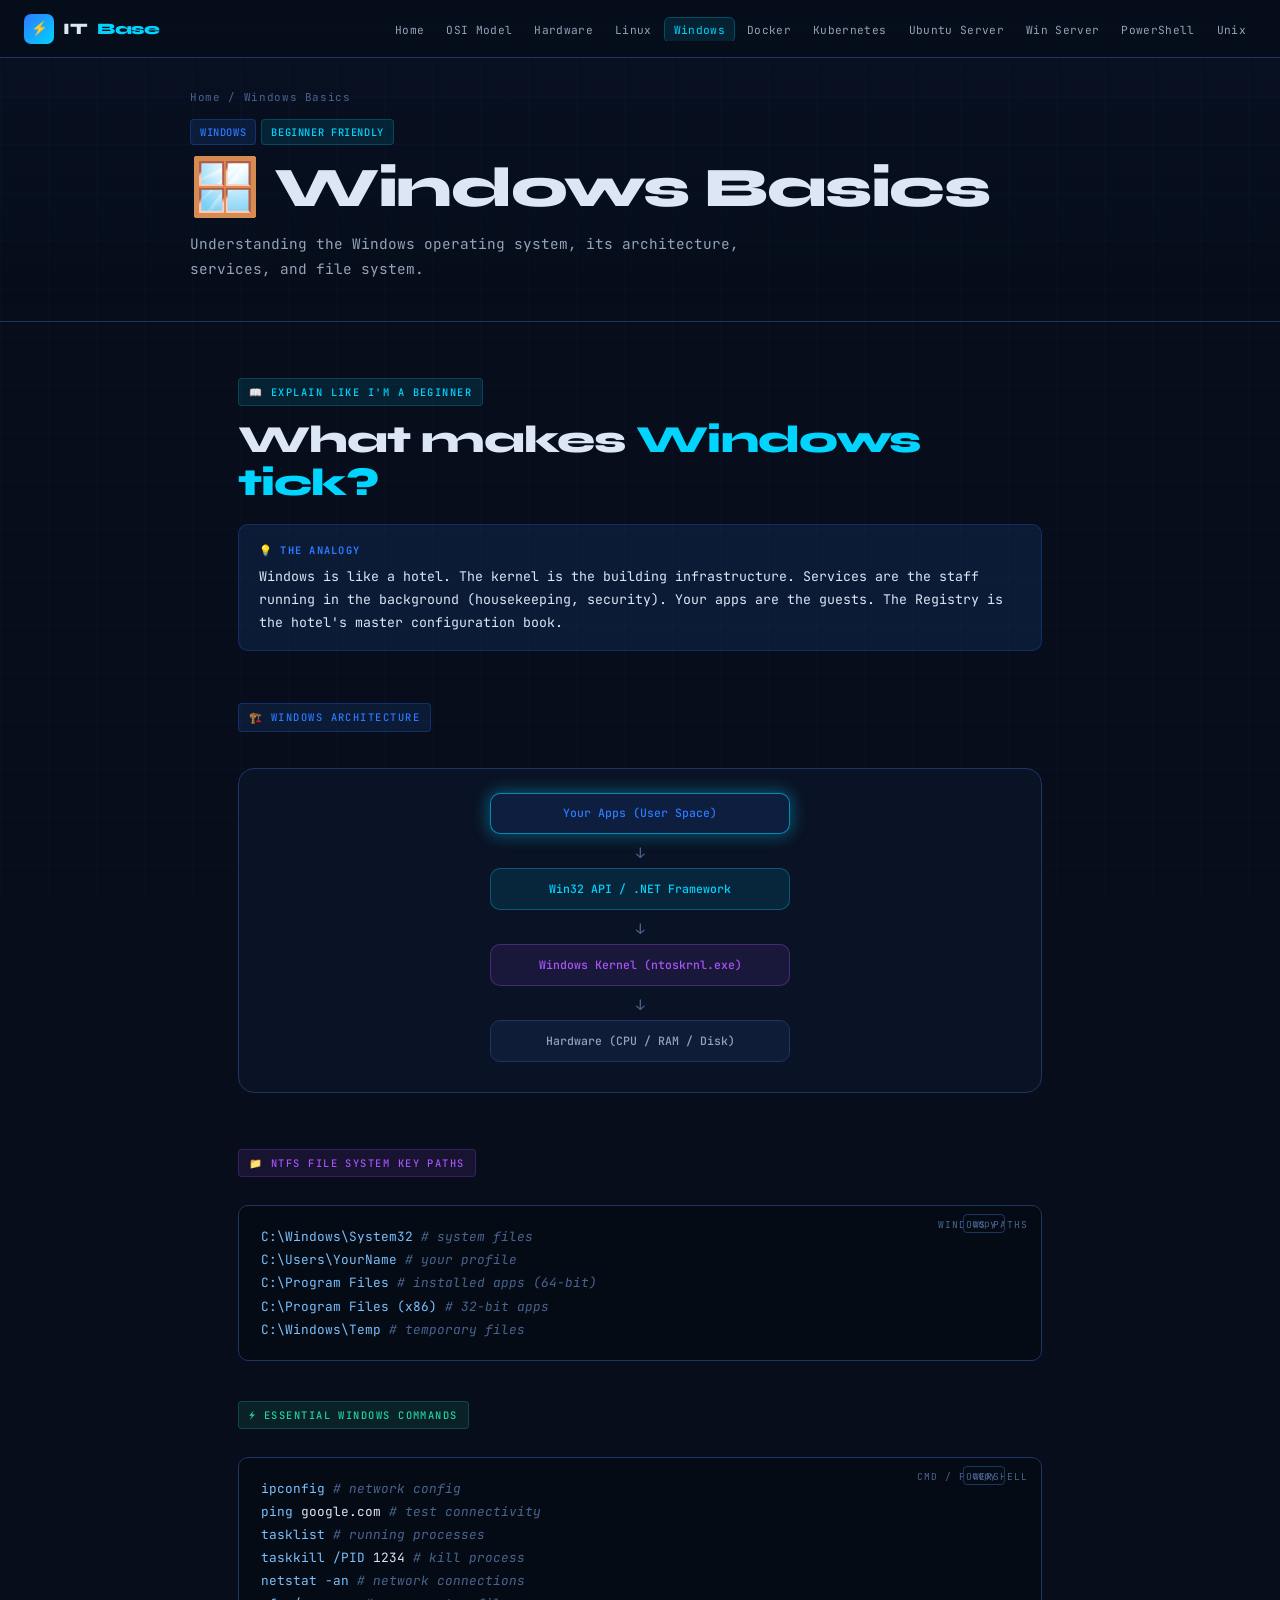
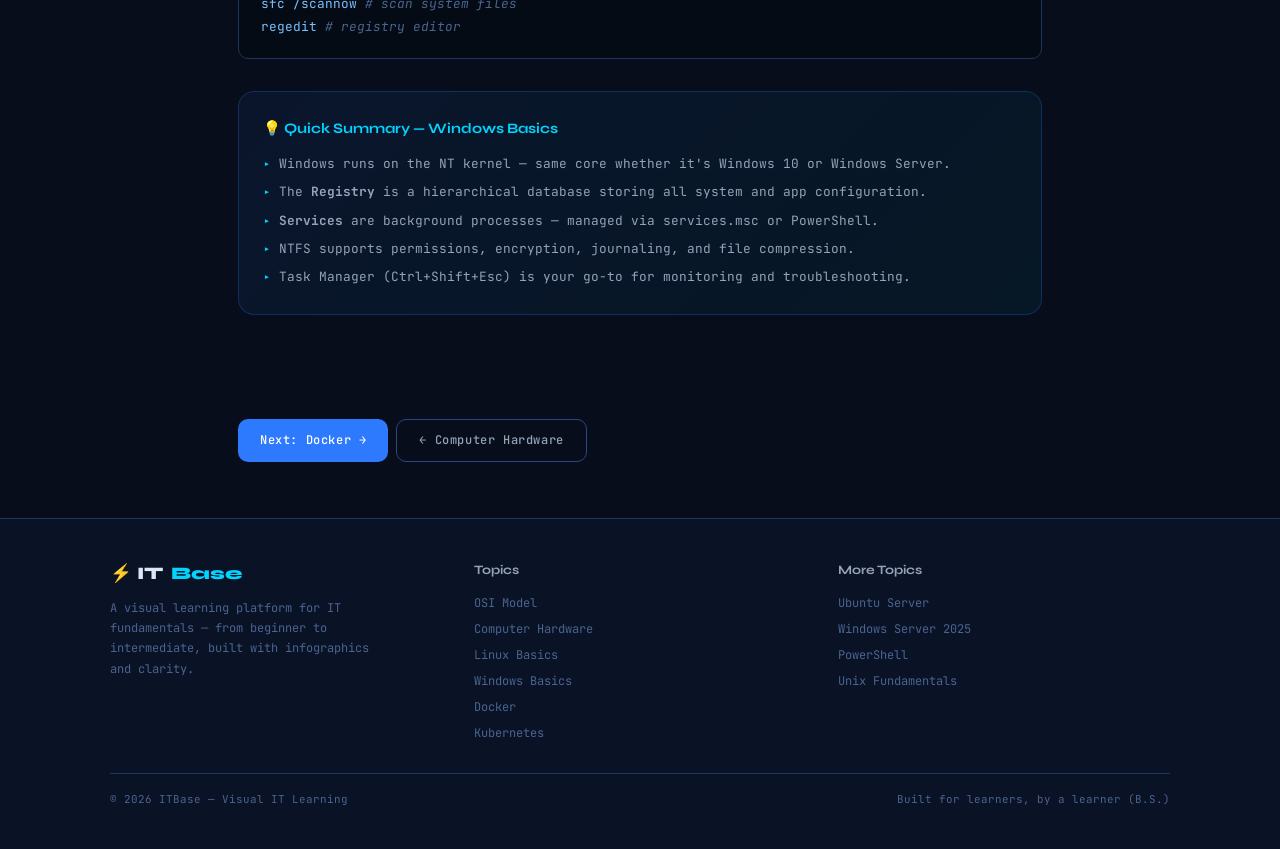
<file: windows-basics.html>
<!DOCTYPE html>
<html lang="en">
<head>
  <meta charset="UTF-8" />
  <meta name="viewport" content="width=device-width, initial-scale=1.0" />
  <title>Windows Basics — ITBase</title>
  <link rel="stylesheet" href="styles/main.css" />
</head>
<body>
<div id="navbar-placeholder"></div>
<main>
  <header class="page-hero">
    <div class="page-hero-inner">
      <div class="breadcrumb"><a href="index.html">Home</a> / Windows Basics</div>
      <div class="tags"><span class="tag tag-blue">WINDOWS</span><span class="tag tag-cyan">BEGINNER FRIENDLY</span></div>
      <h1>🪟 Windows Basics</h1>
      <p>Understanding the Windows operating system, its architecture, services, and file system.</p>
    </div>
  </header>
  <div class="section-inner" style="max-width:900px;margin:0 auto;padding:0 1.5rem;">
    <section class="section">
      <div class="sec-label sec-label-cyan">📖 EXPLAIN LIKE I'M A BEGINNER</div>
      <h2 class="sec-title">What makes <span class="accent-cyan">Windows tick?</span></h2>
  <div class="info-box ib-blue reveal"><span class="ib-label">💡 THE ANALOGY</span>Windows is like a hotel. The kernel is the building infrastructure. Services are the staff running in the background (housekeeping, security). Your apps are the guests. The Registry is the hotel's master configuration book.</div>
  <div class="sec-label sec-label-blue mt-4 reveal">🏗️ WINDOWS ARCHITECTURE</div>
  <div class="arch-diagram reveal">
    <div class="arch-row"><div class="arch-node an-blue" style="min-width:300px;">Your Apps (User Space)</div></div>
    <div class="arch-arrow-down">↓</div>
    <div class="arch-row"><div class="arch-node an-cyan" style="min-width:300px;">Win32 API / .NET Framework</div></div>
    <div class="arch-arrow-down">↓</div>
    <div class="arch-row"><div class="arch-node an-purple" style="min-width:300px;">Windows Kernel (ntoskrnl.exe)</div></div>
    <div class="arch-arrow-down">↓</div>
    <div class="arch-row"><div class="arch-node an-gray" style="min-width:300px;">Hardware (CPU / RAM / Disk)</div></div>
  </div>
  <div class="sec-label sec-label-purple mt-4 reveal">📁 NTFS FILE SYSTEM KEY PATHS</div>
  <div class="code-block reveal"><div class="code-lang">WINDOWS PATHS</div>
  <span class="c-cmd">C:\Windows\System32</span>     <span class="c-cmt"># system files</span><br>
  <span class="c-cmd">C:\Users\YourName</span>         <span class="c-cmt"># your profile</span><br>
  <span class="c-cmd">C:\Program Files</span>          <span class="c-cmt"># installed apps (64-bit)</span><br>
  <span class="c-cmd">C:\Program Files (x86)</span>    <span class="c-cmt"># 32-bit apps</span><br>
  <span class="c-cmd">C:\Windows\Temp</span>           <span class="c-cmt"># temporary files</span></div>
  <div class="sec-label sec-label-green mt-3 reveal">⚡ ESSENTIAL WINDOWS COMMANDS</div>
  <div class="code-block reveal"><div class="code-lang">CMD / POWERSHELL</div>
  <span class="c-cmd">ipconfig</span>                  <span class="c-cmt"># network config</span><br>
  <span class="c-cmd">ping</span> google.com           <span class="c-cmt"># test connectivity</span><br>
  <span class="c-cmd">tasklist</span>                  <span class="c-cmt"># running processes</span><br>
  <span class="c-cmd">taskkill /PID</span> 1234       <span class="c-cmt"># kill process</span><br>
  <span class="c-cmd">netstat -an</span>               <span class="c-cmt"># network connections</span><br>
  <span class="c-cmd">sfc /scannow</span>              <span class="c-cmt"># scan system files</span><br>
  <span class="c-cmd">regedit</span>                   <span class="c-cmt"># registry editor</span></div>
  <div class="summary-box reveal"><div class="summary-title">💡 Quick Summary — Windows Basics</div><div class="summary-points">
    <div class="summary-point">Windows runs on the NT kernel — same core whether it's Windows 10 or Windows Server.</div>
    <div class="summary-point">The <strong>Registry</strong> is a hierarchical database storing all system and app configuration.</div>
    <div class="summary-point"><strong>Services</strong> are background processes — managed via services.msc or PowerShell.</div>
    <div class="summary-point">NTFS supports permissions, encryption, journaling, and file compression.</div>
    <div class="summary-point">Task Manager (Ctrl+Shift+Esc) is your go-to for monitoring and troubleshooting.</div>
  </div></div>
    </section>
    <section class="section" style="padding-top:0;">
      <div class="flex gap-sm mt-2 reveal">
        <a href="docker.html" class="btn btn-primary">Next: Docker →</a>
        <a href="computer-components.html" class="btn btn-ghost">← Computer Hardware</a>
      </div>
    </section>
  </div>
</main>
<div id="footer-placeholder"></div>
<script src="scripts/main.js"></script>
</body>
</html>
</file>
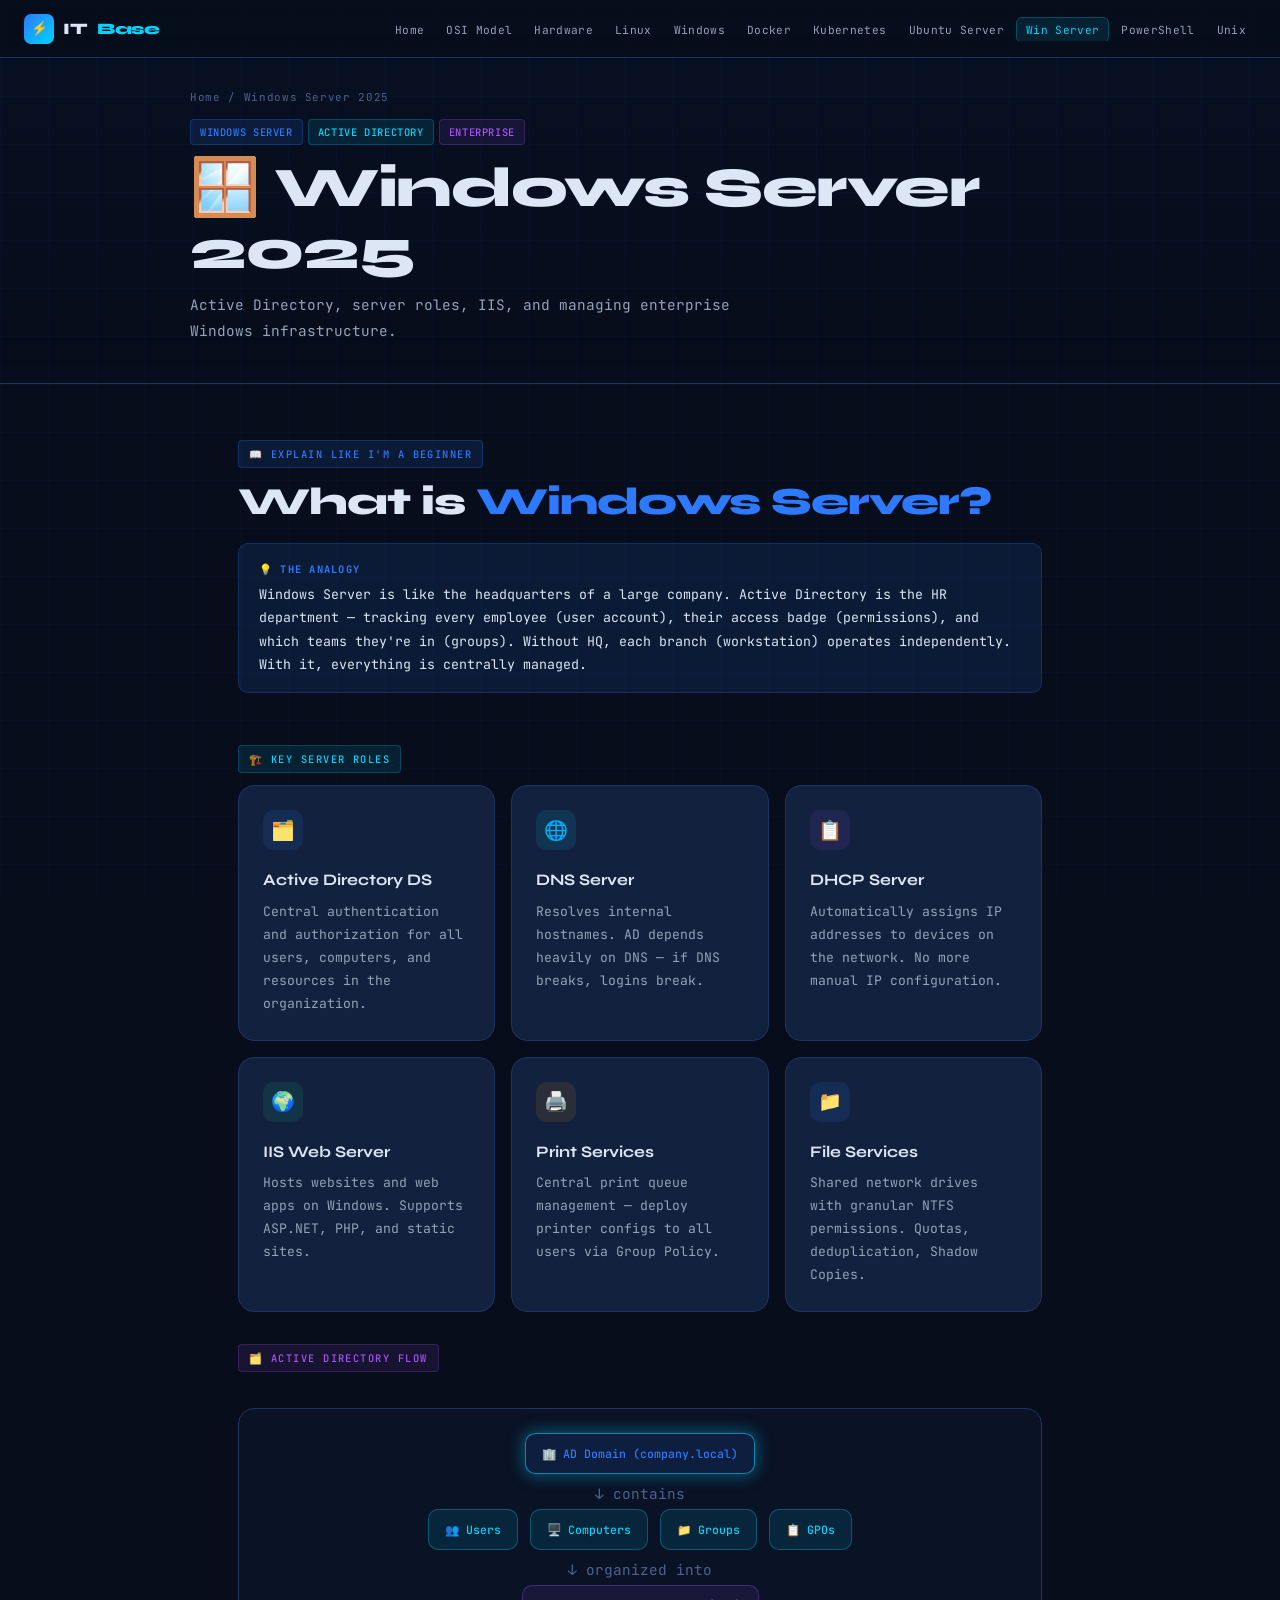
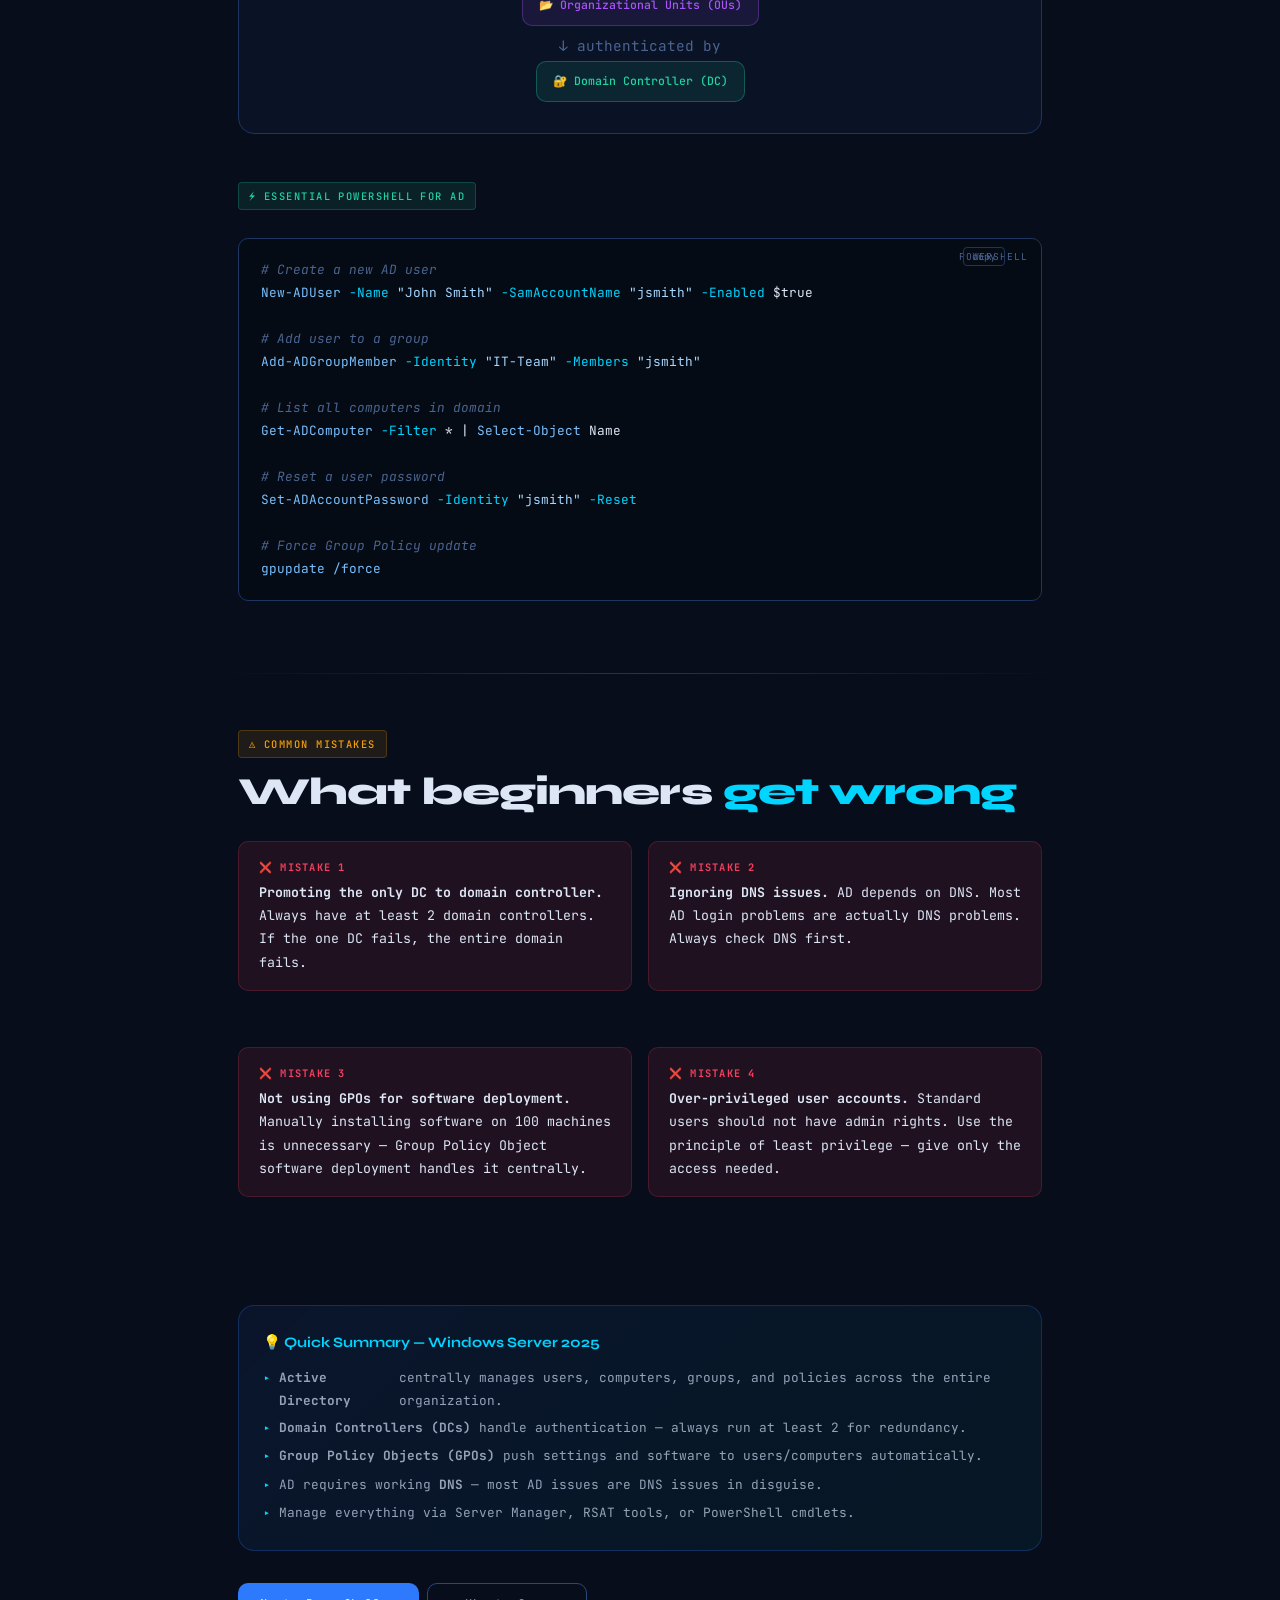
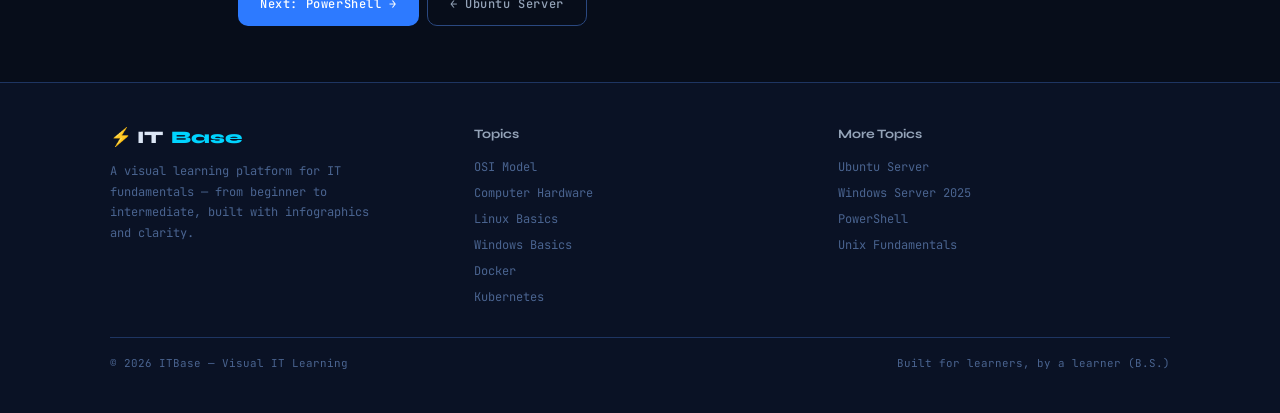
<file: windows-server.html>
<!DOCTYPE html>
<html lang="en">
<head>
  <meta charset="UTF-8" />
  <meta name="viewport" content="width=device-width, initial-scale=1.0" />
  <title>Windows Server 2025 — ITBase</title>
  <link rel="stylesheet" href="styles/main.css" />
</head>
<body>
<div id="navbar-placeholder"></div>
<main>
  <header class="page-hero">
    <div class="page-hero-inner">
      <div class="breadcrumb"><a href="index.html">Home</a> / Windows Server 2025</div>
      <div class="tags"><span class="tag tag-blue">WINDOWS SERVER</span><span class="tag tag-cyan">ACTIVE DIRECTORY</span><span class="tag tag-purple">ENTERPRISE</span></div>
      <h1>🪟 Windows Server 2025</h1>
      <p>Active Directory, server roles, IIS, and managing enterprise Windows infrastructure.</p>
    </div>
  </header>
  <div class="section-inner" style="max-width:900px;margin:0 auto;padding:0 1.5rem;">

    <section class="section">
      <div class="sec-label sec-label-blue">📖 EXPLAIN LIKE I'M A BEGINNER</div>
      <h2 class="sec-title">What is <span class="accent-blue">Windows Server?</span></h2>
      <div class="info-box ib-blue reveal"><span class="ib-label">💡 THE ANALOGY</span>Windows Server is like the headquarters of a large company. Active Directory is the HR department — tracking every employee (user account), their access badge (permissions), and which teams they're in (groups). Without HQ, each branch (workstation) operates independently. With it, everything is centrally managed.</div>

      <div class="sec-label sec-label-cyan mt-4 reveal">🏗️ KEY SERVER ROLES</div>
      <div class="grid-3 reveal">
        <div class="card card-glow card-blue">
          <div class="card-icon icon-blue">🗂️</div>
          <div class="card-title">Active Directory DS</div>
          <div class="card-body">Central authentication and authorization for all users, computers, and resources in the organization.</div>
        </div>
        <div class="card card-glow card-cyan">
          <div class="card-icon icon-cyan">🌐</div>
          <div class="card-title">DNS Server</div>
          <div class="card-body">Resolves internal hostnames. AD depends heavily on DNS — if DNS breaks, logins break.</div>
        </div>
        <div class="card card-glow card-purple">
          <div class="card-icon icon-purple">📋</div>
          <div class="card-title">DHCP Server</div>
          <div class="card-body">Automatically assigns IP addresses to devices on the network. No more manual IP configuration.</div>
        </div>
        <div class="card card-glow card-green">
          <div class="card-icon icon-green">🌍</div>
          <div class="card-title">IIS Web Server</div>
          <div class="card-body">Hosts websites and web apps on Windows. Supports ASP.NET, PHP, and static sites.</div>
        </div>
        <div class="card card-glow card-amber">
          <div class="card-icon icon-amber">🖨️</div>
          <div class="card-title">Print Services</div>
          <div class="card-body">Central print queue management — deploy printer configs to all users via Group Policy.</div>
        </div>
        <div class="card card-glow card-blue">
          <div class="card-icon icon-blue">📁</div>
          <div class="card-title">File Services</div>
          <div class="card-body">Shared network drives with granular NTFS permissions. Quotas, deduplication, Shadow Copies.</div>
        </div>
      </div>

      <div class="sec-label sec-label-purple mt-4 reveal">🗂️ ACTIVE DIRECTORY FLOW</div>
      <div class="arch-diagram reveal">
        <div class="arch-row"><div class="arch-node an-blue" style="min-width:160px;">🏢 AD Domain (company.local)</div></div>
        <div class="arch-arrow-down">↓ contains</div>
        <div class="arch-row" style="gap:0.75rem;">
          <div class="arch-node an-cyan">👥 Users</div>
          <div class="arch-node an-cyan">🖥️ Computers</div>
          <div class="arch-node an-cyan">📁 Groups</div>
          <div class="arch-node an-cyan">📋 GPOs</div>
        </div>
        <div class="arch-arrow-down">↓ organized into</div>
        <div class="arch-row"><div class="arch-node an-purple" style="min-width:200px;">📂 Organizational Units (OUs)</div></div>
        <div class="arch-arrow-down">↓ authenticated by</div>
        <div class="arch-row"><div class="arch-node an-green" style="min-width:200px;">🔐 Domain Controller (DC)</div></div>
      </div>

      <div class="sec-label sec-label-green mt-3 reveal">⚡ ESSENTIAL POWERSHELL FOR AD</div>
      <div class="code-block reveal"><div class="code-lang">POWERSHELL</div>
<span class="c-cmt"># Create a new AD user</span><br>
<span class="c-cmd">New-ADUser</span> <span class="c-flag">-Name</span> <span class="c-str">"John Smith"</span> <span class="c-flag">-SamAccountName</span> <span class="c-str">"jsmith"</span> <span class="c-flag">-Enabled</span> $true<br>
<br>
<span class="c-cmt"># Add user to a group</span><br>
<span class="c-cmd">Add-ADGroupMember</span> <span class="c-flag">-Identity</span> <span class="c-str">"IT-Team"</span> <span class="c-flag">-Members</span> <span class="c-str">"jsmith"</span><br>
<br>
<span class="c-cmt"># List all computers in domain</span><br>
<span class="c-cmd">Get-ADComputer</span> <span class="c-flag">-Filter</span> * | <span class="c-cmd">Select-Object</span> Name<br>
<br>
<span class="c-cmt"># Reset a user password</span><br>
<span class="c-cmd">Set-ADAccountPassword</span> <span class="c-flag">-Identity</span> <span class="c-str">"jsmith"</span> <span class="c-flag">-Reset</span><br>
<br>
<span class="c-cmt"># Force Group Policy update</span><br>
<span class="c-cmd">gpupdate /force</span></div>
    </section>

    <div class="divider"></div>

    <section class="section">
      <div class="sec-label sec-label-amber">⚠️ COMMON MISTAKES</div>
      <h2 class="sec-title">What beginners <span class="accent-cyan">get wrong</span></h2>
      <div class="grid-2 reveal">
        <div class="info-box ib-red"><span class="ib-label">❌ MISTAKE 1</span><strong>Promoting the only DC to domain controller.</strong> Always have at least 2 domain controllers. If the one DC fails, the entire domain fails.</div>
        <div class="info-box ib-red"><span class="ib-label">❌ MISTAKE 2</span><strong>Ignoring DNS issues.</strong> AD depends on DNS. Most AD login problems are actually DNS problems. Always check DNS first.</div>
        <div class="info-box ib-red"><span class="ib-label">❌ MISTAKE 3</span><strong>Not using GPOs for software deployment.</strong> Manually installing software on 100 machines is unnecessary — Group Policy Object software deployment handles it centrally.</div>
        <div class="info-box ib-red"><span class="ib-label">❌ MISTAKE 4</span><strong>Over-privileged user accounts.</strong> Standard users should not have admin rights. Use the principle of least privilege — give only the access needed.</div>
      </div>
    </section>

    <section class="section" style="padding-top:0;">
      <div class="summary-box reveal">
        <div class="summary-title">💡 Quick Summary — Windows Server 2025</div>
        <div class="summary-points">
          <div class="summary-point"><strong>Active Directory</strong> centrally manages users, computers, groups, and policies across the entire organization.</div>
          <div class="summary-point"><strong>Domain Controllers (DCs)</strong> handle authentication — always run at least 2 for redundancy.</div>
          <div class="summary-point"><strong>Group Policy Objects (GPOs)</strong> push settings and software to users/computers automatically.</div>
          <div class="summary-point">AD requires working <strong>DNS</strong> — most AD issues are DNS issues in disguise.</div>
          <div class="summary-point">Manage everything via Server Manager, RSAT tools, or PowerShell cmdlets.</div>
        </div>
      </div>
      <div class="flex gap-sm mt-2 reveal">
        <a href="powershell.html" class="btn btn-primary">Next: PowerShell →</a>
        <a href="ubuntu-server.html" class="btn btn-ghost">← Ubuntu Server</a>
      </div>
    </section>

  </div>
</main>
<div id="footer-placeholder"></div>
<script src="scripts/main.js"></script>
</body>
</html>
</file>
<file: styles/main.css>
/* ═══════════════════════════════════════════════════════
   IT FUNDAMENTALS PLATFORM — MAIN.CSS
   Aesthetic: Dark terminal dashboard meets modern SaaS
   Font pair: Syne (display) + JetBrains Mono (code/body)
═══════════════════════════════════════════════════════ */

@import url('https://fonts.googleapis.com/css2?family=JetBrains+Mono:ital,wght@0,300;0,400;0,500;0,700;1,400&family=Syne:wght@400;600;700;800&display=swap');

/* ──────────────── CSS VARIABLES ──────────────── */
:root {
  /* Core palette */
  --bg:         #070d1a;
  --bg2:        #0a1225;
  --bg3:        #0f1c38;
  --surface:    #12213d;
  --surface2:   #172848;
  --border:     #1e3562;
  --border2:    #2a4880;

  /* Accent colors */
  --blue:       #2d7aff;
  --blue-dim:   rgba(45,122,255,0.12);
  --cyan:       #00d4ff;
  --cyan-dim:   rgba(0,212,255,0.1);
  --purple:     #a855f7;
  --purple-dim: rgba(168,85,247,0.1);
  --green:      #22d3a1;
  --green-dim:  rgba(34,211,161,0.1);
  --amber:      #f59e0b;
  --amber-dim:  rgba(245,158,11,0.1);
  --red:        #f43f5e;
  --red-dim:    rgba(244,63,94,0.1);

  /* Text */
  --text:       #dce6f5;
  --text2:      #94a3b8;
  --text3:      #4a6490;

  /* Fonts */
  --f-head: 'Syne', sans-serif;
  --f-mono: 'JetBrains Mono', monospace;

  /* Spacing */
  --space-xs: 0.4rem;
  --space-sm: 0.75rem;
  --space-md: 1.25rem;
  --space-lg: 2rem;
  --space-xl: 3.5rem;

  /* Radius */
  --r-sm: 6px;
  --r-md: 10px;
  --r-lg: 16px;
  --r-xl: 22px;
}

/* ──────────────── RESET ──────────────── */
*, *::before, *::after { box-sizing: border-box; margin: 0; padding: 0; }
html { scroll-behavior: smooth; font-size: 16px; }
body {
  background: var(--bg);
  color: var(--text);
  font-family: var(--f-mono);
  font-size: 0.9rem;
  line-height: 1.75;
  overflow-x: hidden;
  min-height: 100vh;
}
img { max-width: 100%; display: block; }
a { color: var(--cyan); text-decoration: none; }
a:hover { text-decoration: underline; }
ul { list-style: none; }

/* Scrollbar */
::-webkit-scrollbar { width: 5px; }
::-webkit-scrollbar-track { background: var(--bg2); }
::-webkit-scrollbar-thumb { background: var(--border2); border-radius: 3px; }

/* Global grid background pulse */
body::before {
  content: '';
  position: fixed; inset: 0; z-index: 0; pointer-events: none;
  background-image:
    linear-gradient(rgba(45,122,255,0.035) 1px, transparent 1px),
    linear-gradient(90deg, rgba(45,122,255,0.035) 1px, transparent 1px);
  background-size: 48px 48px;
}

/* ──────────────── NAVBAR ──────────────── */
#navbar-placeholder nav,
nav {
  position: fixed; top: 0; left: 0; right: 0;
  z-index: 9999;
  height: 58px;
  display: flex;
  align-items: center;
  justify-content: space-between;
  padding: 0 1.5rem;
  background: rgba(7,13,26,0.88);
  backdrop-filter: blur(24px) saturate(1.4);
  -webkit-backdrop-filter: blur(24px) saturate(1.4);
  border-bottom: 1px solid var(--border);
}
.nav-logo {
  font-family: var(--f-head);
  font-size: 1rem;
  font-weight: 800;
  color: var(--text);
  text-decoration: none;
  display: flex; align-items: center; gap: 9px;
  letter-spacing: -0.01em;
  flex-shrink: 0;
}
.nav-logo .logo-icon {
  width: 30px; height: 30px;
  background: linear-gradient(135deg, var(--blue), var(--cyan));
  border-radius: 7px;
  display: flex; align-items: center; justify-content: center;
  font-size: 0.85rem;
}
.nav-logo .logo-accent { color: var(--cyan); }

.nav-links {
  display: flex; gap: 2px;
  align-items: center;
  overflow-x: auto;
  scrollbar-width: none;
}
.nav-links::-webkit-scrollbar { display: none; }
.nav-links a {
  font-size: 0.7rem;
  color: var(--text2);
  text-decoration: none;
  padding: 5px 9px;
  border-radius: var(--r-sm);
  transition: all 0.18s ease;
  white-space: nowrap;
  letter-spacing: 0.03em;
  border: 1px solid transparent;
}
.nav-links a:hover {
  color: var(--cyan);
  background: var(--cyan-dim);
  border-color: rgba(0,212,255,0.2);
  text-decoration: none;
}
.nav-links a.active {
  color: var(--cyan);
  background: var(--cyan-dim);
  border-color: rgba(0,212,255,0.25);
}

/* Hamburger */
.hamburger {
  display: none;
  flex-direction: column;
  gap: 5px;
  cursor: pointer;
  background: none;
  border: none;
  padding: 6px;
  border-radius: var(--r-sm);
  transition: background 0.2s;
}
.hamburger:hover { background: var(--surface); }
.hamburger span {
  display: block; width: 22px; height: 2px;
  background: var(--text2);
  border-radius: 2px;
  transition: all 0.3s ease;
}
.hamburger.open span:nth-child(1) { transform: translateY(7px) rotate(45deg); }
.hamburger.open span:nth-child(2) { opacity: 0; transform: scaleX(0); }
.hamburger.open span:nth-child(3) { transform: translateY(-7px) rotate(-45deg); }

/* Mobile nav drawer */
.nav-drawer {
  display: none;
  position: fixed;
  top: 58px; left: 0; right: 0;
  background: rgba(7,13,26,0.97);
  backdrop-filter: blur(20px);
  border-bottom: 1px solid var(--border);
  padding: 1rem 1.5rem 1.5rem;
  z-index: 9998;
  flex-direction: column;
  gap: 4px;
  transform: translateY(-10px);
  opacity: 0;
  transition: all 0.25s ease;
}
.nav-drawer.open {
  display: flex;
  transform: translateY(0);
  opacity: 1;
}
.nav-drawer a {
  font-size: 0.82rem;
  color: var(--text2);
  text-decoration: none;
  padding: 9px 12px;
  border-radius: var(--r-md);
  border: 1px solid transparent;
  transition: all 0.18s;
}
.nav-drawer a:hover,
.nav-drawer a.active {
  color: var(--cyan);
  background: var(--cyan-dim);
  border-color: rgba(0,212,255,0.2);
}

/* ──────────────── HERO ──────────────── */
.hero {
  padding: 7rem 1.5rem 4rem;
  text-align: center;
  position: relative; z-index: 1;
  max-width: 900px;
  margin: 0 auto;
}
.hero-badge {
  display: inline-flex; align-items: center; gap: 8px;
  font-size: 0.65rem; letter-spacing: 0.15em;
  color: var(--cyan);
  background: var(--cyan-dim);
  border: 1px solid rgba(0,212,255,0.25);
  padding: 5px 14px; border-radius: 20px;
  margin-bottom: 1.75rem;
  animation: fadeUp 0.6s ease both;
}
.hero h1 {
  font-family: var(--f-head);
  font-size: clamp(2.4rem, 6vw, 5rem);
  font-weight: 800;
  line-height: 1.08;
  letter-spacing: -0.03em;
  margin-bottom: 1.25rem;
  animation: fadeUp 0.6s ease 0.1s both;
}
.hero h1 .grad {
  background: linear-gradient(130deg, var(--blue) 0%, var(--cyan) 45%, var(--purple) 100%);
  -webkit-background-clip: text;
  -webkit-text-fill-color: transparent;
  background-clip: text;
}
.hero .subtitle {
  color: var(--text2);
  max-width: 520px; margin: 0 auto 2rem;
  font-size: 0.92rem; line-height: 1.85;
  animation: fadeUp 0.6s ease 0.2s both;
}
.hero-btns {
  display: flex; gap: 0.75rem;
  justify-content: center; flex-wrap: wrap;
  animation: fadeUp 0.6s ease 0.3s both;
}

/* Page hero (smaller for sub-pages) */
.page-hero {
  padding: 5.5rem 1.5rem 2.5rem;
  position: relative; z-index: 1;
  border-bottom: 1px solid var(--border);
  background: linear-gradient(180deg, rgba(45,122,255,0.04) 0%, transparent 100%);
}
.page-hero-inner { max-width: 900px; margin: 0 auto; }
.page-hero .breadcrumb {
  font-size: 0.68rem; color: var(--text3);
  margin-bottom: 0.75rem; letter-spacing: 0.06em;
}
.page-hero .breadcrumb a { color: var(--text3); }
.page-hero .breadcrumb a:hover { color: var(--cyan); }
.page-hero h1 {
  font-family: var(--f-head);
  font-size: clamp(2rem, 4.5vw, 3.5rem);
  font-weight: 800;
  letter-spacing: -0.025em;
  line-height: 1.1;
  margin-bottom: 0.75rem;
}
.page-hero p {
  color: var(--text2); max-width: 600px; font-size: 0.9rem;
}

/* ──────────────── BUTTONS ──────────────── */
.btn {
  display: inline-flex; align-items: center; gap: 7px;
  padding: 10px 22px;
  border-radius: var(--r-md);
  font-family: var(--f-mono);
  font-size: 0.75rem;
  font-weight: 500;
  letter-spacing: 0.05em;
  cursor: pointer;
  border: none;
  transition: all 0.2s ease;
  text-decoration: none;
  white-space: nowrap;
}
.btn:hover { text-decoration: none; }
.btn-primary {
  background: var(--blue);
  color: #fff;
  box-shadow: 0 0 0 0 rgba(45,122,255,0);
}
.btn-primary:hover {
  background: #1a69ff;
  transform: translateY(-2px);
  box-shadow: 0 8px 28px rgba(45,122,255,0.38);
}
.btn-ghost {
  background: transparent;
  color: var(--text2);
  border: 1px solid var(--border2);
}
.btn-ghost:hover { border-color: var(--cyan); color: var(--cyan); background: var(--cyan-dim); }
.btn-cyan {
  background: rgba(0,212,255,0.15);
  color: var(--cyan);
  border: 1px solid rgba(0,212,255,0.3);
}
.btn-cyan:hover { background: rgba(0,212,255,0.25); transform: translateY(-1px); }
.btn-sm { padding: 7px 14px; font-size: 0.68rem; }

/* ──────────────── LAYOUT ──────────────── */
.container { max-width: 1060px; margin: 0 auto; padding: 0 1.5rem; }
.section { padding: var(--space-xl) 1.5rem; position: relative; z-index: 1; }
.section-sm { padding: var(--space-lg) 1.5rem; position: relative; z-index: 1; }
.section-inner { max-width: 1060px; margin: 0 auto; }

.divider {
  height: 1px;
  background: linear-gradient(90deg, transparent, var(--border), transparent);
  position: relative; z-index: 1;
}

/* ──────────────── SECTION HEADERS ──────────────── */
.sec-label {
  display: inline-flex; align-items: center; gap: 6px;
  font-size: 0.65rem; letter-spacing: 0.14em;
  padding: 4px 10px; border-radius: 4px;
  margin-bottom: 0.75rem;
  font-weight: 500;
}
.sec-label-blue { background: var(--blue-dim); color: var(--blue); border: 1px solid rgba(45,122,255,0.25); }
.sec-label-cyan { background: var(--cyan-dim); color: var(--cyan); border: 1px solid rgba(0,212,255,0.2); }
.sec-label-purple { background: var(--purple-dim); color: var(--purple); border: 1px solid rgba(168,85,247,0.22); }
.sec-label-green { background: var(--green-dim); color: var(--green); border: 1px solid rgba(34,211,161,0.22); }
.sec-label-amber { background: var(--amber-dim); color: var(--amber); border: 1px solid rgba(245,158,11,0.22); }

.sec-title {
  font-family: var(--f-head);
  font-size: clamp(1.6rem, 3vw, 2.4rem);
  font-weight: 800;
  letter-spacing: -0.025em;
  line-height: 1.12;
  margin-bottom: 0.5rem;
}
.sec-title .accent-blue { color: var(--blue); }
.sec-title .accent-cyan { color: var(--cyan); }
.sec-title .accent-purple { color: var(--purple); }
.sec-sub {
  color: var(--text2); font-size: 0.88rem;
  max-width: 580px; margin-bottom: var(--space-lg);
  line-height: 1.8;
}

/* ──────────────── CARDS ──────────────── */
.card {
  background: var(--surface);
  border: 1px solid var(--border);
  border-radius: var(--r-lg);
  padding: 1.5rem;
  position: relative;
  overflow: hidden;
  transition: border-color 0.25s, transform 0.25s, box-shadow 0.25s;
}
.card:hover {
  border-color: var(--border2);
  transform: translateY(-3px);
  box-shadow: 0 16px 48px rgba(0,0,0,0.35);
}
.card-glow::after {
  content: '';
  position: absolute; top: 0; left: 0; right: 0;
  height: 2px;
  border-radius: var(--r-lg) var(--r-lg) 0 0;
  opacity: 0; transition: opacity 0.3s;
}
.card-glow:hover::after { opacity: 1; }
.card-blue::after { background: linear-gradient(90deg, var(--blue), var(--cyan)); }
.card-purple::after { background: linear-gradient(90deg, var(--purple), var(--blue)); }
.card-green::after { background: linear-gradient(90deg, var(--green), var(--cyan)); }
.card-amber::after { background: linear-gradient(90deg, var(--amber), var(--green)); }

/* Grid layouts */
.grid-2 { display: grid; grid-template-columns: 1fr 1fr; gap: 1rem; }
.grid-3 { display: grid; grid-template-columns: repeat(3, 1fr); gap: 1rem; }
.grid-4 { display: grid; grid-template-columns: repeat(4, 1fr); gap: 1rem; }
.grid-auto { display: grid; grid-template-columns: repeat(auto-fill, minmax(240px, 1fr)); gap: 1rem; }

/* Card icon */
.card-icon {
  width: 40px; height: 40px;
  border-radius: var(--r-md);
  display: flex; align-items: center; justify-content: center;
  font-size: 1.2rem;
  margin-bottom: 1rem;
}
.icon-blue { background: var(--blue-dim); }
.icon-cyan { background: var(--cyan-dim); }
.icon-purple { background: var(--purple-dim); }
.icon-green { background: var(--green-dim); }
.icon-amber { background: var(--amber-dim); }

.card-title { font-family: var(--f-head); font-size: 1rem; font-weight: 700; margin-bottom: 0.4rem; }
.card-body { font-size: 0.82rem; color: var(--text2); line-height: 1.75; }

/* ──────────────── INFO BOXES ──────────────── */
.info-box {
  border-radius: var(--r-md);
  padding: 1rem 1.25rem;
  margin: 1.25rem 0;
  font-size: 0.83rem;
  line-height: 1.75;
  position: relative;
}
.info-box .ib-label {
  display: block;
  font-size: 0.65rem; letter-spacing: 0.12em;
  font-weight: 700;
  margin-bottom: 5px;
}
.ib-blue { background: var(--blue-dim); border: 1px solid rgba(45,122,255,0.22); color: var(--text); }
.ib-blue .ib-label { color: var(--blue); }
.ib-cyan { background: var(--cyan-dim); border: 1px solid rgba(0,212,255,0.2); color: var(--text); }
.ib-cyan .ib-label { color: var(--cyan); }
.ib-green { background: var(--green-dim); border: 1px solid rgba(34,211,161,0.2); }
.ib-green .ib-label { color: var(--green); }
.ib-amber { background: var(--amber-dim); border: 1px solid rgba(245,158,11,0.2); }
.ib-amber .ib-label { color: var(--amber); }
.ib-red { background: var(--red-dim); border: 1px solid rgba(244,63,94,0.2); }
.ib-red .ib-label { color: var(--red); }
.ib-purple { background: var(--purple-dim); border: 1px solid rgba(168,85,247,0.2); }
.ib-purple .ib-label { color: var(--purple); }

/* ──────────────── FLOW DIAGRAMS ──────────────── */
.flow-diagram {
  display: flex;
  align-items: center;
  flex-wrap: wrap;
  gap: 0;
  padding: 1.5rem;
  background: var(--bg2);
  border: 1px solid var(--border);
  border-radius: var(--r-lg);
  margin: 1.5rem 0;
  overflow-x: auto;
}
.flow-node {
  display: flex; flex-direction: column;
  align-items: center; text-align: center;
  padding: 0.7rem 1rem;
  border: 1px solid var(--border);
  border-radius: var(--r-md);
  min-width: 90px;
  background: var(--bg3);
  font-size: 0.72rem;
  font-weight: 500;
  transition: all 0.2s;
  cursor: default;
  white-space: nowrap;
}
.flow-node:hover { transform: translateY(-2px); }
.flow-node .node-icon { font-size: 1.2rem; margin-bottom: 4px; }
.flow-node .node-label { color: var(--text); }
.flow-node .node-sub { font-size: 0.62rem; color: var(--text3); margin-top: 2px; }

/* Color variants */
.fn-blue { border-color: rgba(45,122,255,0.4); background: var(--blue-dim); color: var(--blue); }
.fn-blue .node-label { color: var(--blue); }
.fn-cyan { border-color: rgba(0,212,255,0.35); background: var(--cyan-dim); }
.fn-cyan .node-label { color: var(--cyan); }
.fn-purple { border-color: rgba(168,85,247,0.35); background: var(--purple-dim); }
.fn-purple .node-label { color: var(--purple); }
.fn-green { border-color: rgba(34,211,161,0.35); background: var(--green-dim); }
.fn-green .node-label { color: var(--green); }
.fn-amber { border-color: rgba(245,158,11,0.35); background: var(--amber-dim); }
.fn-amber .node-label { color: var(--amber); }

/* Arrow between nodes */
.flow-arrow {
  display: flex; align-items: center;
  padding: 0 6px;
  color: var(--text3);
  font-size: 1rem;
  flex-shrink: 0;
}
.flow-arrow::before { content: '→'; }
.flow-arrow.down::before { content: '↓'; }

/* Vertical flow */
.flow-diagram.vertical {
  flex-direction: column;
  align-items: flex-start;
  gap: 0;
}
.flow-diagram.vertical .flow-arrow::before { content: '↓'; }
.flow-diagram.vertical .flow-row {
  display: flex; align-items: center;
  width: 100%; gap: 1rem;
}

/* ──────────────── OSI LAYERS ──────────────── */
.osi-stack {
  display: flex; flex-direction: column; gap: 4px;
  margin: 1.5rem 0;
}
.osi-layer {
  display: grid;
  grid-template-columns: 50px 120px 1fr auto;
  align-items: center;
  gap: 1rem;
  padding: 0.8rem 1.2rem;
  border-radius: var(--r-md);
  border: 1px solid var(--border);
  background: var(--bg3);
  cursor: pointer;
  transition: all 0.2s;
  position: relative;
  overflow: hidden;
}
.osi-layer::before {
  content: '';
  position: absolute; left: 0; top: 0; bottom: 0;
  width: 3px;
  border-radius: var(--r-sm) 0 0 var(--r-sm);
}
.osi-layer:hover { background: var(--surface); border-color: var(--border2); transform: translateX(4px); }
.osi-num { font-family: var(--f-head); font-size: 1.4rem; font-weight: 800; opacity: 0.35; text-align: center; }
.osi-name { font-family: var(--f-head); font-size: 0.85rem; font-weight: 700; }
.osi-desc { font-size: 0.75rem; color: var(--text2); }
.osi-example { font-size: 0.65rem; color: var(--text3); text-align: right; white-space: nowrap; }

/* OSI colors */
.osi-7 { --osi-c: var(--purple); } .osi-7::before { background: var(--purple); }
.osi-6 { --osi-c: #8b5cf6; } .osi-6::before { background: #8b5cf6; }
.osi-5 { --osi-c: var(--blue); } .osi-5::before { background: var(--blue); }
.osi-4 { --osi-c: #0ea5e9; } .osi-4::before { background: #0ea5e9; }
.osi-3 { --osi-c: var(--cyan); } .osi-3::before { background: var(--cyan); }
.osi-2 { --osi-c: var(--green); } .osi-2::before { background: var(--green); }
.osi-1 { --osi-c: var(--amber); } .osi-1::before { background: var(--amber); }
.osi-layer .osi-num { color: var(--osi-c); }
.osi-layer .osi-name { color: var(--osi-c); }

/* ──────────────── STEP BOXES ──────────────── */
.steps {
  display: flex; flex-direction: column; gap: 1px;
  position: relative;
  margin: 1.5rem 0;
}
.steps::before {
  content: '';
  position: absolute;
  left: 22px; top: 44px; bottom: 22px;
  width: 1px;
  background: linear-gradient(180deg, var(--blue), transparent);
}
.step {
  display: flex; align-items: flex-start; gap: 1rem;
  padding: 1rem 1.25rem;
  border-radius: var(--r-md);
  transition: background 0.2s;
  position: relative;
}
.step:hover { background: var(--bg3); }
.step-num {
  width: 36px; height: 36px; flex-shrink: 0;
  border-radius: 50%;
  background: var(--blue-dim);
  border: 1px solid rgba(45,122,255,0.35);
  display: flex; align-items: center; justify-content: center;
  font-family: var(--f-head); font-size: 0.8rem; font-weight: 700;
  color: var(--blue);
  position: relative; z-index: 1;
}
.step-content {}
.step-title { font-family: var(--f-head); font-size: 0.9rem; font-weight: 700; margin-bottom: 3px; }
.step-body { font-size: 0.8rem; color: var(--text2); line-height: 1.7; }

/* ──────────────── CODE BLOCKS ──────────────── */
.code-block {
  background: #050b14;
  border: 1px solid var(--border);
  border-radius: var(--r-md);
  padding: 1.2rem 1.4rem;
  font-family: var(--f-mono);
  font-size: 0.8rem;
  line-height: 1.8;
  overflow-x: auto;
  position: relative;
  margin: 1rem 0;
}
.code-block .code-lang {
  position: absolute; top: 0.6rem; right: 0.8rem;
  font-size: 0.6rem; color: var(--text3);
  letter-spacing: 0.1em;
}
.code-block .c-cmd { color: #79c0ff; }
.code-block .c-flag { color: var(--cyan); }
.code-block .c-str { color: #a5d6ff; }
.code-block .c-cmt { color: var(--text3); font-style: italic; }
.code-block .c-kw { color: var(--purple); }
.code-block .c-out { color: var(--green); }

/* ──────────────── COMPARISON TABLE ──────────────── */
.compare-table {
  width: 100%;
  border-collapse: collapse;
  font-size: 0.8rem;
  margin: 1.25rem 0;
  border-radius: var(--r-md);
  overflow: hidden;
  border: 1px solid var(--border);
}
.compare-table th {
  background: var(--surface2);
  padding: 0.75rem 1rem;
  text-align: left;
  font-family: var(--f-head);
  font-size: 0.75rem;
  font-weight: 700;
  color: var(--text2);
  letter-spacing: 0.05em;
  border-bottom: 1px solid var(--border);
}
.compare-table td {
  padding: 0.7rem 1rem;
  border-bottom: 1px solid rgba(30,53,98,0.5);
  vertical-align: top;
  color: var(--text2);
}
.compare-table tr:last-child td { border-bottom: none; }
.compare-table tr:hover td { background: var(--bg3); }
.compare-table td:first-child { color: var(--text); font-weight: 500; }

/* ──────────────── QUICK SUMMARY BOX ──────────────── */
.summary-box {
  background: linear-gradient(135deg, rgba(45,122,255,0.08), rgba(0,212,255,0.05));
  border: 1px solid rgba(45,122,255,0.25);
  border-radius: var(--r-lg);
  padding: 1.5rem;
  margin: 2rem 0;
}
.summary-box .summary-title {
  font-family: var(--f-head);
  font-size: 0.9rem; font-weight: 700;
  color: var(--cyan);
  margin-bottom: 0.75rem;
  display: flex; align-items: center; gap: 8px;
}
.summary-points { display: flex; flex-direction: column; gap: 5px; }
.summary-point {
  display: flex; align-items: flex-start; gap: 8px;
  font-size: 0.8rem; color: var(--text2);
}
.summary-point::before {
  content: '▸';
  color: var(--cyan); flex-shrink: 0; margin-top: 1px;
}

/* ──────────────── EXPANDABLE SECTIONS ──────────────── */
.expand-section {
  border: 1px solid var(--border);
  border-radius: var(--r-md);
  overflow: hidden;
  margin-bottom: 6px;
}
.expand-trigger {
  display: flex;
  align-items: center;
  justify-content: space-between;
  padding: 0.9rem 1.2rem;
  cursor: pointer;
  background: var(--bg3);
  border: none;
  width: 100%;
  text-align: left;
  color: var(--text);
  font-family: var(--f-mono);
  font-size: 0.82rem;
  font-weight: 500;
  transition: background 0.2s;
}
.expand-trigger:hover { background: var(--surface); }
.expand-trigger .etrigger-icon {
  color: var(--text3);
  transition: transform 0.3s ease;
  font-size: 0.75rem;
}
.expand-trigger.open .etrigger-icon { transform: rotate(180deg); }
.expand-body {
  max-height: 0;
  overflow: hidden;
  transition: max-height 0.35s ease;
  background: var(--bg2);
}
.expand-body-inner { padding: 1.1rem 1.2rem; font-size: 0.82rem; color: var(--text2); line-height: 1.8; }

/* ──────────────── TOPIC NAVIGATION CARDS (home) ──────────────── */
.topic-grid {
  display: grid;
  grid-template-columns: repeat(auto-fill, minmax(200px, 1fr));
  gap: 0.85rem;
  margin-top: 2rem;
}
.topic-link {
  display: flex; align-items: flex-start; gap: 12px;
  padding: 1.1rem;
  background: var(--surface);
  border: 1px solid var(--border);
  border-radius: var(--r-lg);
  text-decoration: none;
  transition: all 0.22s ease;
  position: relative;
  overflow: hidden;
}
.topic-link::after {
  content: '→';
  position: absolute; right: 12px; bottom: 12px;
  color: var(--text3); font-size: 0.9rem;
  transition: all 0.2s;
}
.topic-link:hover {
  border-color: var(--border2);
  transform: translateY(-3px);
  box-shadow: 0 14px 40px rgba(0,0,0,0.3);
  text-decoration: none;
}
.topic-link:hover::after { color: var(--cyan); right: 10px; }
.tl-icon {
  font-size: 1.5rem; flex-shrink: 0;
  width: 40px; height: 40px;
  display: flex; align-items: center; justify-content: center;
  border-radius: var(--r-md);
  background: var(--bg3);
}
.tl-text {}
.tl-title { font-family: var(--f-head); font-size: 0.85rem; font-weight: 700; color: var(--text); margin-bottom: 2px; }
.tl-sub { font-size: 0.68rem; color: var(--text3); line-height: 1.5; }

/* ──────────────── INFOGRAPHIC: ARCHITECTURE ──────────────── */
.arch-diagram {
  background: var(--bg2);
  border: 1px solid var(--border);
  border-radius: var(--r-lg);
  padding: 1.5rem;
  margin: 1.5rem 0;
  position: relative;
  overflow: hidden;
}
.arch-row {
  display: flex;
  align-items: center;
  justify-content: center;
  gap: 0.5rem;
  margin-bottom: 0.4rem;
  flex-wrap: wrap;
}
.arch-node {
  padding: 0.6rem 1rem;
  border-radius: var(--r-md);
  font-size: 0.72rem; font-weight: 500;
  text-align: center;
  min-width: 80px;
  transition: all 0.2s;
  cursor: default;
}
.arch-node:hover { transform: scale(1.04); }
.arch-arrow { color: var(--text3); font-size: 0.8rem; }
.arch-arrow-down {
  display: flex; justify-content: center;
  color: var(--text3); font-size: 0.9rem;
  margin: 3px 0;
}
.an-blue { background: var(--blue-dim); border: 1px solid rgba(45,122,255,0.35); color: var(--blue); }
.an-cyan { background: var(--cyan-dim); border: 1px solid rgba(0,212,255,0.3); color: var(--cyan); }
.an-purple { background: var(--purple-dim); border: 1px solid rgba(168,85,247,0.3); color: var(--purple); }
.an-green { background: var(--green-dim); border: 1px solid rgba(34,211,161,0.3); color: var(--green); }
.an-amber { background: var(--amber-dim); border: 1px solid rgba(245,158,11,0.3); color: var(--amber); }
.an-gray { background: var(--bg3); border: 1px solid var(--border); color: var(--text2); }

/* ──────────────── COMPONENT BOX DIAGRAM ──────────────── */
.motherboard {
  background: var(--bg2);
  border: 2px solid rgba(45,122,255,0.3);
  border-radius: var(--r-xl);
  padding: 1.5rem;
  position: relative;
  margin: 1.5rem 0;
}
.motherboard-label {
  position: absolute; top: -12px; left: 20px;
  background: var(--bg2);
  padding: 0 10px;
  font-size: 0.65rem; letter-spacing: 0.1em;
  color: var(--blue);
}
.mb-grid {
  display: grid;
  grid-template-columns: repeat(3, 1fr);
  gap: 0.75rem;
}
.mb-component {
  background: var(--bg3);
  border: 1px solid var(--border);
  border-radius: var(--r-md);
  padding: 0.9rem;
  text-align: center;
  transition: all 0.2s;
  cursor: default;
}
.mb-component:hover { border-color: var(--border2); transform: scale(1.03); }
.mb-icon { font-size: 1.4rem; margin-bottom: 5px; }
.mb-name { font-family: var(--f-head); font-size: 0.75rem; font-weight: 700; color: var(--text); }
.mb-spec { font-size: 0.63rem; color: var(--text3); margin-top: 2px; }

/* ──────────────── FOOTER ──────────────── */
footer {
  background: var(--bg2);
  border-top: 1px solid var(--border);
  padding: 2.5rem 1.5rem;
  position: relative; z-index: 1;
}
.footer-inner {
  max-width: 1060px; margin: 0 auto;
  display: grid; grid-template-columns: 1fr 1fr 1fr;
  gap: 2rem;
}
.footer-brand .footer-logo {
  font-family: var(--f-head); font-weight: 800;
  font-size: 1.1rem; color: var(--text);
  margin-bottom: 0.5rem;
  display: flex; align-items: center; gap: 8px;
}
.footer-brand p { font-size: 0.75rem; color: var(--text3); line-height: 1.7; max-width: 260px; }
.footer-col h4 {
  font-family: var(--f-head); font-size: 0.8rem; font-weight: 700;
  margin-bottom: 0.75rem; color: var(--text2);
}
.footer-col a {
  display: block; font-size: 0.75rem;
  color: var(--text3); text-decoration: none;
  margin-bottom: 5px; transition: color 0.2s;
}
.footer-col a:hover { color: var(--cyan); }
.footer-bottom {
  max-width: 1060px; margin: 1.5rem auto 0;
  padding-top: 1rem;
  border-top: 1px solid var(--border);
  display: flex; justify-content: space-between;
  font-size: 0.68rem; color: var(--text3);
  flex-wrap: wrap; gap: 0.5rem;
}

/* ──────────────── ANIMATIONS ──────────────── */
@keyframes fadeUp {
  from { opacity: 0; transform: translateY(18px); }
  to   { opacity: 1; transform: translateY(0); }
}
@keyframes fadeIn {
  from { opacity: 0; }
  to   { opacity: 1; }
}
@keyframes pulse-glow {
  0%, 100% { box-shadow: 0 0 0 0 rgba(45,122,255,0); }
  50%       { box-shadow: 0 0 20px 4px rgba(45,122,255,0.18); }
}
@keyframes flow-pulse {
  0%, 100% { opacity: 0.5; }
  50%       { opacity: 1; }
}

/* Scroll-triggered reveal */
.reveal {
  opacity: 0;
  transform: translateY(22px);
  transition: opacity 0.55s ease, transform 0.55s ease;
}
.reveal.visible {
  opacity: 1;
  transform: translateY(0);
}
.reveal-delay-1 { transition-delay: 0.1s; }
.reveal-delay-2 { transition-delay: 0.2s; }
.reveal-delay-3 { transition-delay: 0.3s; }

/* ──────────────── TAGS / PILLS ──────────────── */
.tag {
  display: inline-flex; align-items: center;
  padding: 3px 9px; border-radius: 4px;
  font-size: 0.65rem; font-weight: 500; letter-spacing: 0.06em;
}
.tag-blue { background: var(--blue-dim); color: var(--blue); border: 1px solid rgba(45,122,255,0.25); }
.tag-cyan { background: var(--cyan-dim); color: var(--cyan); border: 1px solid rgba(0,212,255,0.2); }
.tag-purple { background: var(--purple-dim); color: var(--purple); border: 1px solid rgba(168,85,247,0.22); }
.tag-green { background: var(--green-dim); color: var(--green); border: 1px solid rgba(34,211,161,0.22); }
.tag-amber { background: var(--amber-dim); color: var(--amber); border: 1px solid rgba(245,158,11,0.22); }
.tag-red { background: var(--red-dim); color: var(--red); border: 1px solid rgba(244,63,94,0.22); }
.tags { display: flex; flex-wrap: wrap; gap: 5px; margin: 0.75rem 0; }

/* ──────────────── MISC ──────────────── */
.text-cyan { color: var(--cyan); }
.text-blue { color: var(--blue); }
.text-purple { color: var(--purple); }
.text-green { color: var(--green); }
.text-amber { color: var(--amber); }
.text-muted { color: var(--text2); }
.text-dim { color: var(--text3); }
.bold { font-weight: 700; }
.font-head { font-family: var(--f-head); }
.mt-1 { margin-top: 0.5rem; } .mt-2 { margin-top: 1rem; }
.mt-3 { margin-top: 1.5rem; } .mt-4 { margin-top: 2rem; }
.mb-1 { margin-bottom: 0.5rem; } .mb-2 { margin-bottom: 1rem; }
.gap-sm { gap: 0.5rem; } .gap-md { gap: 1rem; } .gap-lg { gap: 1.5rem; }
.flex { display: flex; } .flex-col { flex-direction: column; }
.items-center { align-items: center; } .justify-between { justify-content: space-between; }

/* ──────────────── RESPONSIVE ──────────────── */
/* Tablet — ≤900px */
@media (max-width: 900px) {
  .grid-3, .grid-4 { grid-template-columns: 1fr 1fr; }
  .footer-inner { grid-template-columns: 1fr 1fr; }
  .osi-layer { grid-template-columns: 40px 100px 1fr; }
  .osi-example { display: none; }
  .mb-grid { grid-template-columns: repeat(2, 1fr); }
}

/* Mobile — ≤640px */
@media (max-width: 640px) {
  nav { padding: 0 1rem; }
  .nav-links { display: none; }
  .hamburger { display: flex; }

  .grid-2, .grid-3, .grid-4 { grid-template-columns: 1fr; }
  .card-grid-2, .card-grid-3 { grid-template-columns: 1fr; }
  .footer-inner { grid-template-columns: 1fr; }

  .hero { padding: 5.5rem 1rem 3rem; }
  .section { padding: 3rem 1rem; }

  .flow-diagram { padding: 1rem; }
  .flow-node { min-width: 70px; padding: 0.5rem 0.6rem; font-size: 0.65rem; }

  .osi-layer { grid-template-columns: 36px 90px 1fr; gap: 0.6rem; padding: 0.65rem 0.9rem; }
  .osi-example { display: none; }

  .mb-grid { grid-template-columns: repeat(2, 1fr); }

  .topic-grid { grid-template-columns: 1fr 1fr; }
  .topic-link { padding: 0.9rem; }

  .arch-row { justify-content: flex-start; }

  .footer-bottom { flex-direction: column; text-align: center; }

  .steps::before { display: none; }
}

/* Very small — ≤380px */
@media (max-width: 380px) {
  .topic-grid { grid-template-columns: 1fr; }
  .hero h1 { font-size: 2rem; }
}

/* ──────────────── OSI ACTIVE STATE ──────────────── */
.osi-layer.osi-active {
  background: var(--surface2);
  border-color: var(--border2);
  transform: translateX(8px);
  box-shadow: -4px 0 20px rgba(0,212,255,0.15);
}

/* ──────────────── TEXT CENTER HELPER ──────────────── */
.text-center { text-align: center; }

/* ──────────────── HERO GRID OVERLAY ──────────────── */
.hero-grid {
  position: absolute;
  inset: 0;
  background-image:
    linear-gradient(rgba(45,122,255,0.07) 1px, transparent 1px),
    linear-gradient(90deg, rgba(45,122,255,0.07) 1px, transparent 1px);
  background-size: 56px 56px;
  mask-image: radial-gradient(ellipse 80% 70% at 50% 50%, black, transparent);
  -webkit-mask-image: radial-gradient(ellipse 80% 70% at 50% 50%, black, transparent);
  pointer-events: none;
}

/* ──────────────── CARD HOVER LIFT ──────────────── */
.topic-link:hover .tl-title { color: var(--cyan); }

/* ──────────────── FLOW DIAGRAM — SCROLL HORIZONTAL ON MOBILE ──────────────── */
@media (max-width: 640px) {
  .flow-diagram {
    overflow-x: auto;
    padding-bottom: 0.5rem;
  }
  .flow-diagram::-webkit-scrollbar { height: 3px; }
  .flow-diagram::-webkit-scrollbar-thumb { background: var(--border2); }
}

/* ──────────────── INFOGRAPHIC REUSABLE BLOCK ──────────────── */
.infographic-block {
  background: var(--bg2);
  border: 1px solid var(--border);
  border-radius: var(--r-xl);
  padding: 2rem;
  margin: 1.5rem 0;
}
.infographic-block .ib-title {
  font-family: var(--f-head);
  font-size: 0.75rem;
  font-weight: 700;
  letter-spacing: 0.1em;
  color: var(--text3);
  margin-bottom: 1.25rem;
  text-transform: uppercase;
}

/* ──────────────── PAGE TRANSITIONS ──────────────── */
main {
  animation: fadeIn 0.35s ease both;
}

/* ──────────────── TOOLTIP ──────────────── */
[data-tip] { cursor: help; border-bottom: 1px dashed var(--text3); }
</file>
